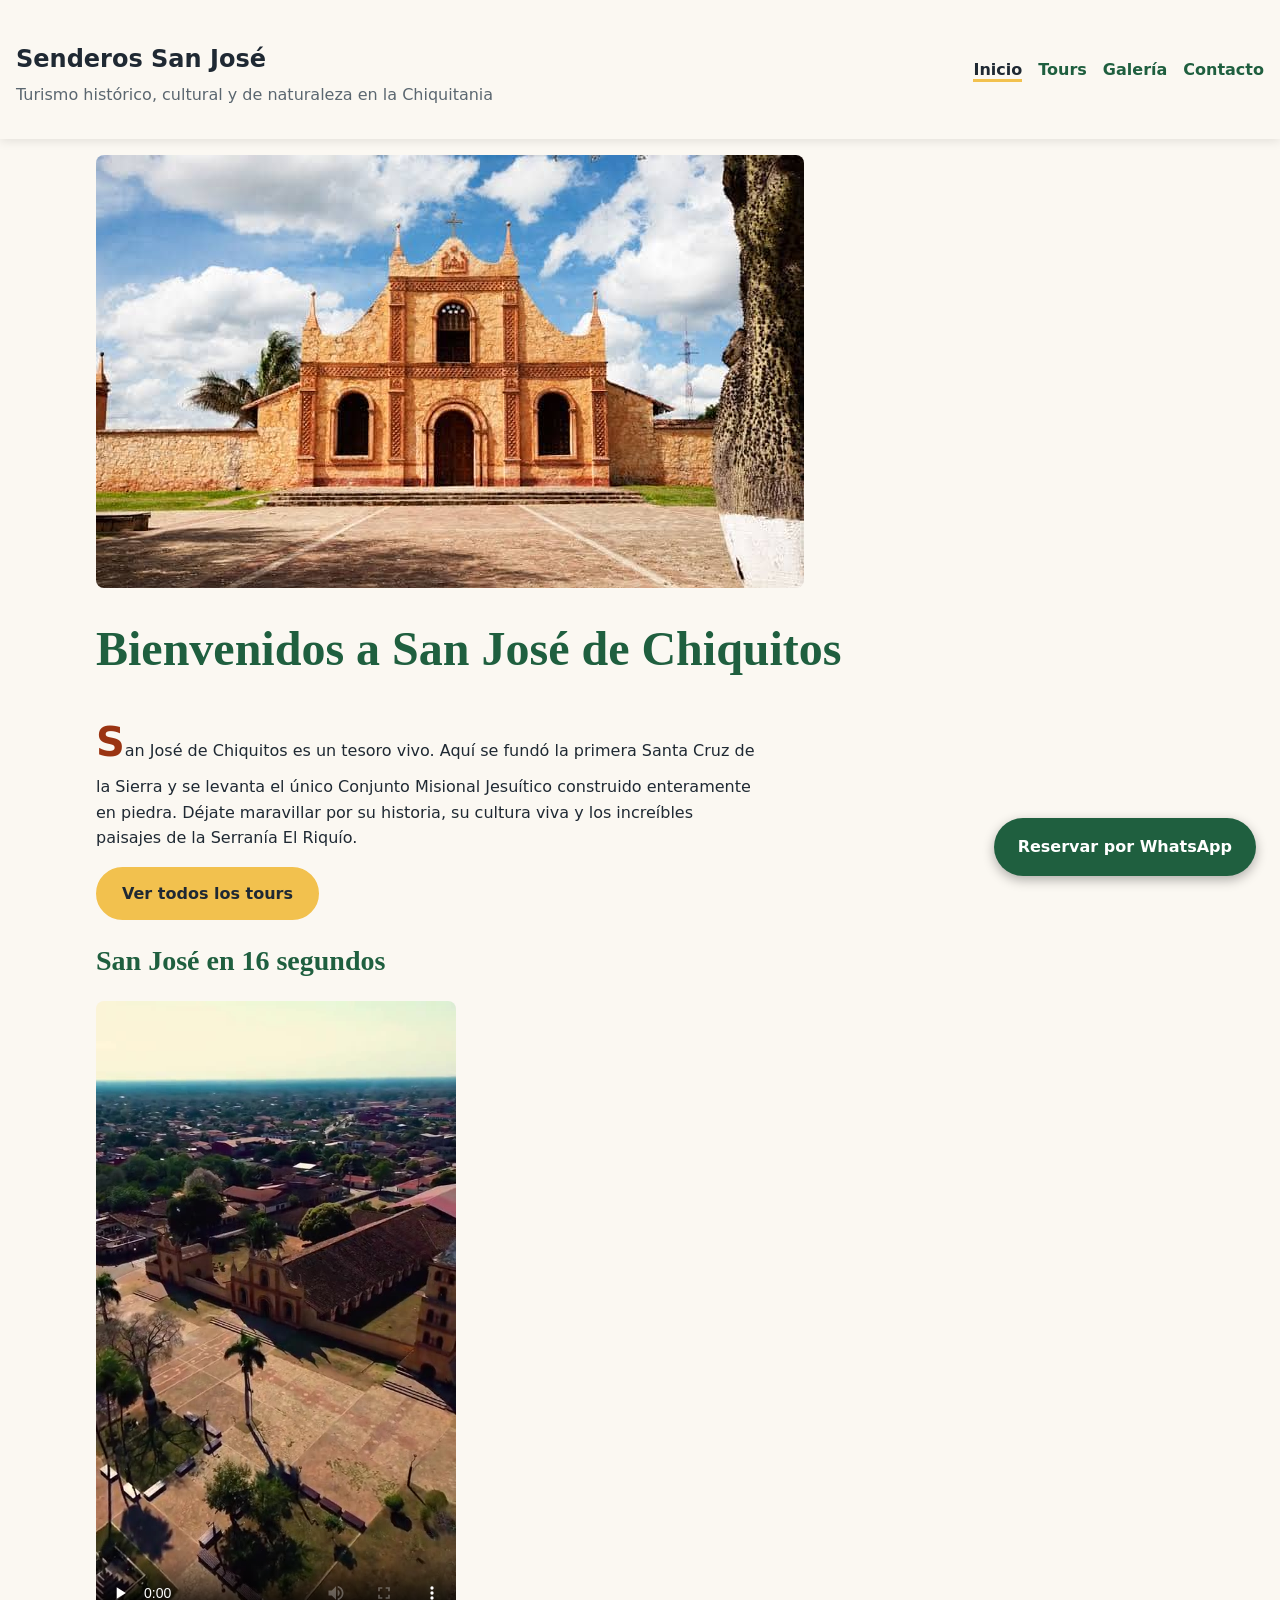
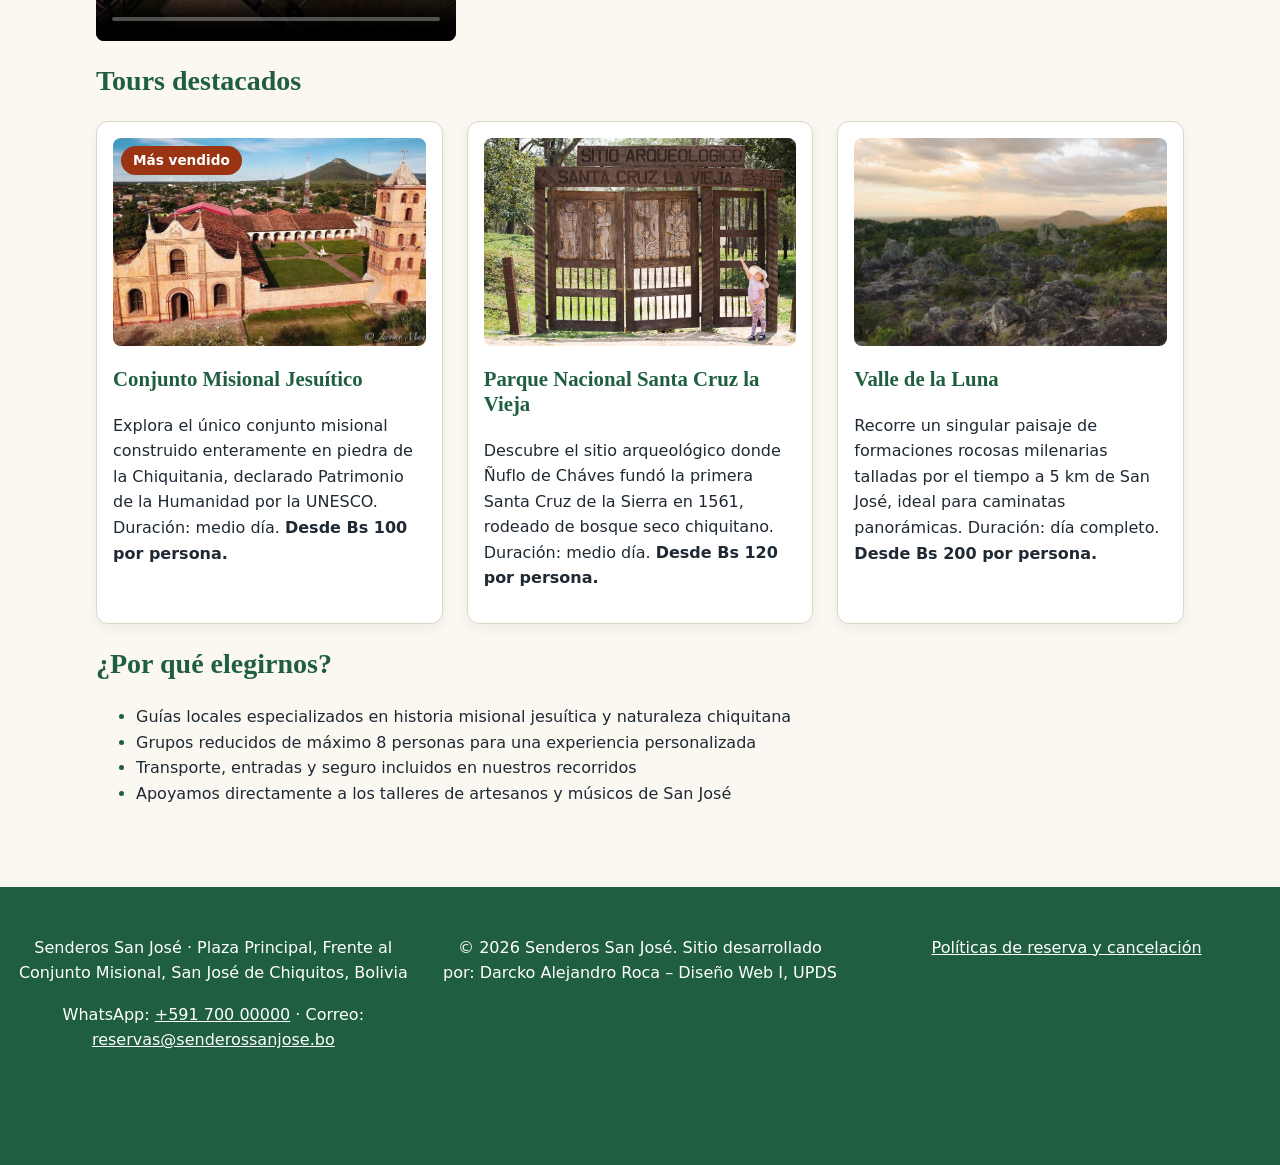
<file: index.html>
<!DOCTYPE html>
<html lang="es">
<head>
  <meta charset="UTF-8">
  <meta name="viewport" content="width=device-width, initial-scale=1.0">
  <title>Senderos San José · Turismo en las Misiones Jesuíticas</title>
  <meta name="description" content="Descubre la magia de San José de Chiquitos: Conjunto Misional, Santa Cruz la Vieja, Valle de la Luna y Mirador de Ñuflo. Tours guiados.">
  
  <!-- Hoja de estilos principal (Laboratorios 5, 6 y 7) -->
  <link rel="stylesheet" href="css/estilos.css">

  <!-- Íconos y color de tema -->
  <meta name="theme-color" content="#1f5f3f">
  <link rel="icon" href="img/favicon.svg" type="image/svg+xml">
  <link rel="apple-touch-icon" href="img/apple-touch-icon.png">

  <!-- Open Graph: vista previa al compartir -->
  <meta property="og:type" content="website">
  <meta property="og:title" content="Senderos San José · Tours con guías locales">
  <meta property="og:description" content="Explora las Misiones Jesuíticas, el Valle de la Luna y la historia de Santa Cruz la Vieja.">
  <meta property="og:image" content="https://senderossanjose.bo/img/portada-sanjose-960.jpg">
  <meta property="og:url" content="https://senderossanjose.bo/">
  <meta property="og:locale" content="es_BO">
</head>
<body>

  <!-- CABECERA Y MENÚ (Con div.marca del Lab 7) -->
  <header>
    <div class="marca">
      <p><strong>Senderos San José</strong></p>
      <p>Turismo histórico, cultural y de naturaleza en la Chiquitania</p>
    </div>
    <nav aria-label="Menú principal">
      <ul>
        <li><a href="index.html" aria-current="page">Inicio</a></li>
        <li><a href="tours.html">Tours</a></li>
        <li><a href="galeria.html">Galería</a></li>
        <li><a href="contacto.html">Contacto</a></li>
      </ul>
    </nav>
  </header>

  <!-- CONTENIDO PRINCIPAL -->
  <main>
    
    <!-- Imagen principal (Hero) -->
    <picture>
      <img src="img/portada-sanjose-960.jpg"
           width="708" height="433"
           fetchpriority="high"
           alt="Fachada de piedra de la Iglesia Misional de San José de Chiquitos con su frontis triangular y arcos tallados.">
    </picture>

    <h1>Bienvenidos a San José de Chiquitos</h1>
    <p>San José de Chiquitos es un tesoro vivo. Aquí se fundó la primera Santa Cruz de la Sierra y se levanta el único Conjunto Misional Jesuítico construido enteramente en piedra. Déjate maravillar por su historia, su cultura viva y los increíbles paisajes de la Serranía El Riquío.</p>
    <a href="tours.html" class="boton">Ver todos los tours</a>

    <!-- SECCIÓN DE VIDEO (Sin style en línea, controlado por CSS Lab 5) -->
    <section>
      <h2>San José en 16 segundos</h2>
      <video controls preload="none"
             poster="video/poster-sanjose.jpg"
             width="360" height="640">
        <source src="video/sanjose.mp4" type="video/mp4">
        <track kind="captions"
               src="video/sanjose.vtt"
               srclang="es" label="Español" default>
        <p>Tu navegador no puede reproducir este video. <a href="video/sanjose.mp4">Descárgalo aquí</a>.</p>
      </video>
    </section>

    <!-- SECCIÓN DE TOURS DESTACADOS (Tarjetas Flexbox e Insignia Lab 7) -->
    <section>
      <h2>Tours destacados</h2>
      <div class="tarjetas">
        
        <!-- Tarjeta 1: Conjunto Misional (Con Insignia) -->
        <article class="tarjeta">
          <p class="insignia">Más vendido</p>
          <img src="img/misiones-960.jpg" width="708" height="433" loading="lazy" alt="">
          <h3>Conjunto Misional Jesuítico</h3>
          <p>Explora el único conjunto misional construido enteramente en piedra de la Chiquitania, declarado Patrimonio de la Humanidad por la UNESCO. Duración: medio día. <strong>Desde Bs 100 por persona.</strong></p>
        </article>

        <!-- Tarjeta 2: Santa Cruz la Vieja -->
        <article class="tarjeta">
          <img src="img/santacruzvieja-960.jpg" width="980" height="600" loading="lazy" alt="">
          <h3>Parque Nacional Santa Cruz la Vieja</h3>
          <p>Descubre el sitio arqueológico donde Ñuflo de Cháves fundó la primera Santa Cruz de la Sierra en 1561, rodeado de bosque seco chiquitano. Duración: medio día. <strong>Desde Bs 120 por persona.</strong></p>
        </article>

        <!-- Tarjeta 3: Valle de la Luna -->
        <article class="tarjeta">
          <img src="img/valleluna-960.jpg" width="640" height="480" loading="lazy" alt="">
          <h3>Valle de la Luna</h3>
          <p>Recorre un singular paisaje de formaciones rocosas milenarias talladas por el tiempo a 5 km de San José, ideal para caminatas panorámicas. Duración: día completo. <strong>Desde Bs 200 por persona.</strong></p>
        </article>

      </div>
    </section>

    <!-- SECCIÓN: ¿POR QUÉ ELEGIRNOS? -->
    <section>
      <h2>¿Por qué elegirnos?</h2>
      <ul>
        <li>Guías locales especializados en historia misional jesuítica y naturaleza chiquitana</li>
        <li>Grupos reducidos de máximo 8 personas para una experiencia personalizada</li>
        <li>Transporte, entradas y seguro incluidos en nuestros recorridos</li>
        <li>Apoyamos directamente a los talleres de artesanos y músicos de San José</li>
      </ul>
    </section>

  </main>

  <!-- Botón flotante justo antes del footer (Lab 7) -->
  <a class="whatsapp-flotante" href="https://wa.me/59170000000">Reservar por WhatsApp</a>

  <!-- PIE DE PÁGINA -->
  <footer>
    <address>
      <p>Senderos San José · Plaza Principal, Frente al Conjunto Misional, San José de Chiquitos, Bolivia</p>
      <p>
        WhatsApp: <a href="https://wa.me/59170000000">+591 700 00000</a> · 
        Correo: <a href="mailto:reservas@senderossanjose.bo">reservas@senderossanjose.bo</a>
      </p>
    </address>
    <p>© 2026 Senderos San José. Sitio desarrollado por: Darcko Alejandro Roca – Diseño Web I, UPDS</p>
    <p><a href="legal/politicas.html">Políticas de reserva y cancelación</a></p>
  </footer>

</body>
</html>
</file>
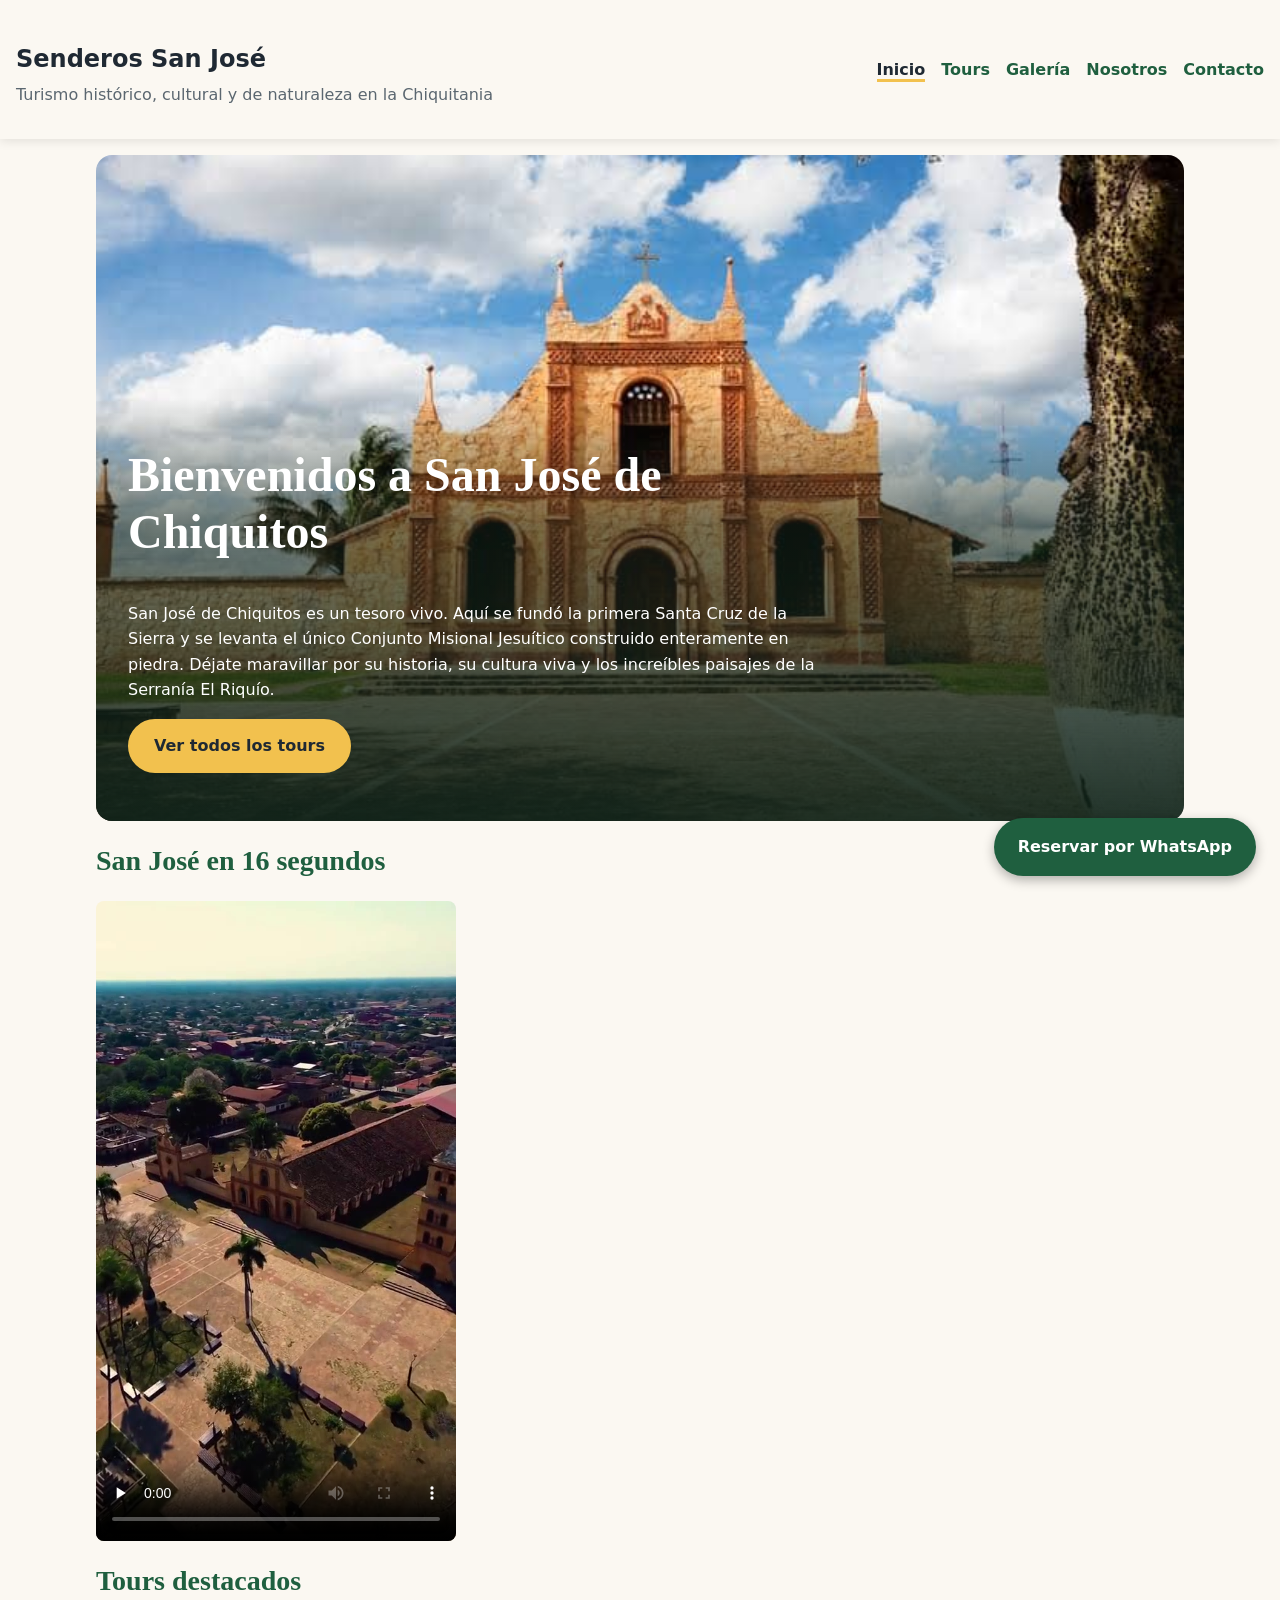
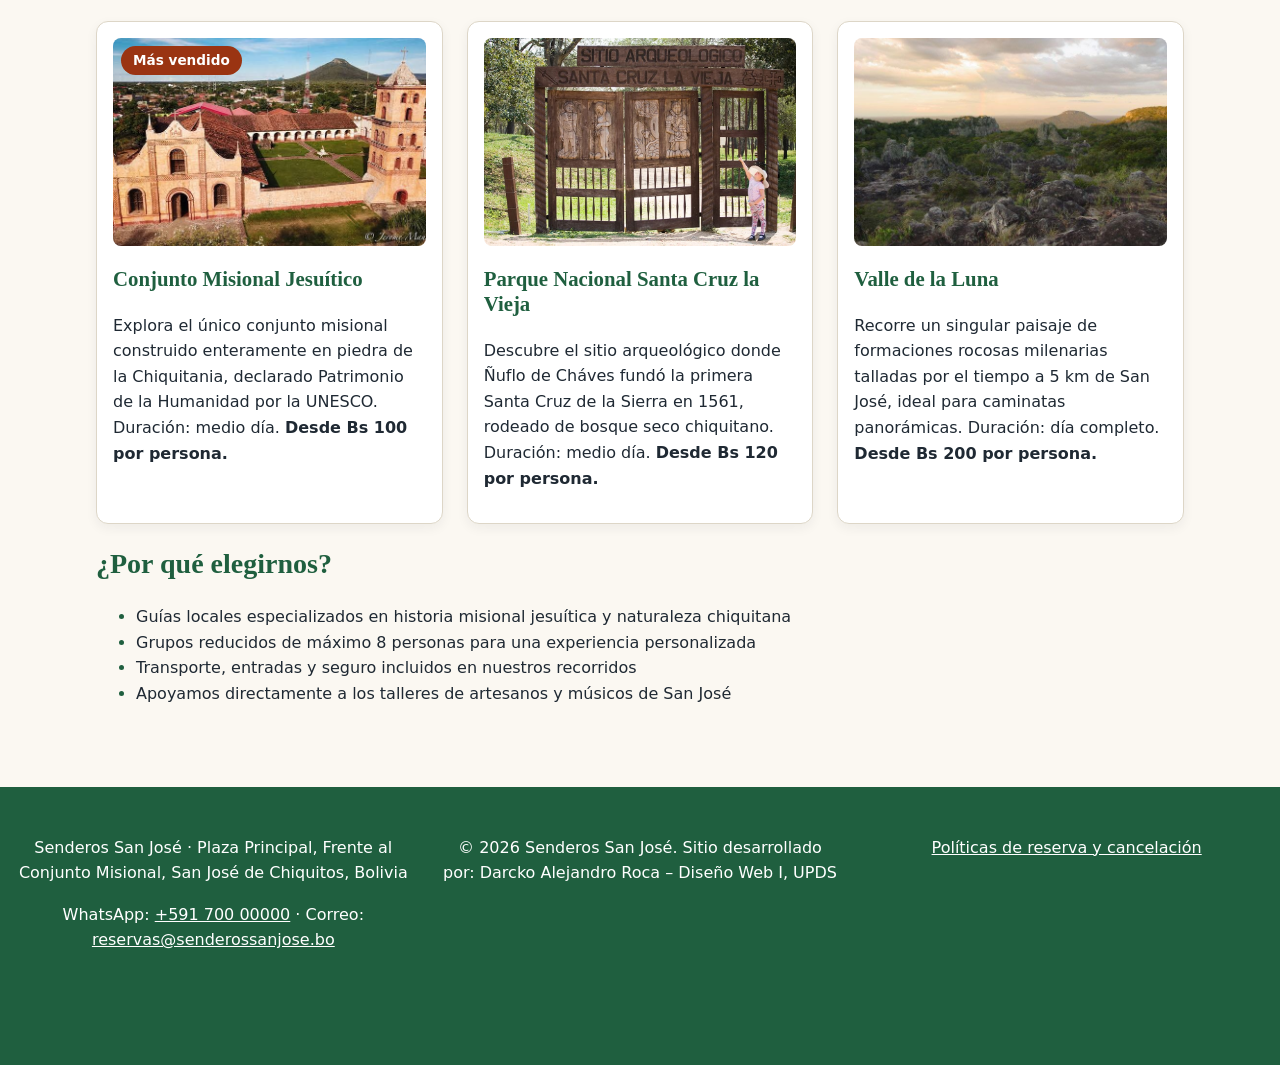
<file: actividad4/index.html>
<!DOCTYPE html>
<html lang="es">
<head>
  <meta charset="UTF-8">
  <meta name="viewport" content="width=device-width, initial-scale=1.0">
  <title>Senderos San José · Turismo en las Misiones Jesuíticas</title>
  <meta name="description" content="Descubre la magia de San José de Chiquitos: Conjunto Misional, Santa Cruz la Vieja, Valle de la Luna y Mirador de Ñuflo. Tours guiados.">
  <link rel="canonical" href="https://senderossanjose.bo/">
  
  <!-- Hoja de estilos principal (Laboratorios 5 a 11) -->
  <link rel="stylesheet" href="css/estilos.css">

  <!-- Íconos y color de tema -->
  <meta name="theme-color" content="#1f5f3f">
  <link rel="icon" href="img/favicon.svg" type="image/svg+xml">
  <link rel="apple-touch-icon" href="img/apple-touch-icon.png">

  <!-- Open Graph: vista previa al compartir -->
  <meta property="og:type" content="website">
  <meta property="og:title" content="Senderos San José · Tours con guías locales">
  <meta property="og:description" content="Explora las Misiones Jesuíticas, el Valle de la Luna y la historia de Santa Cruz la Vieja.">
  <meta property="og:image" content="https://senderossanjose.bo/img/portada-sanjose-960.jpg">
  <meta property="og:url" content="https://senderossanjose.bo/">
  <meta property="og:locale" content="es_BO">
  <script type="application/ld+json">
  {
    "@context": "https://schema.org",
    "@type": "TravelAgency",
    "name": "Senderos San José",
    "url": "https://senderossanjose.bo/",
    "image": "https://senderossanjose.bo/img/portada-sanjose-960.jpg",
    "telephone": "+59170000000",
    "email": "reservas@senderossanjose.bo",
    "priceRange": "Bs 100 - Bs 220",
    "address": {
      "@type": "PostalAddress",
      "streetAddress": "Plaza Principal, frente al Conjunto Misional",
      "addressLocality": "San José de Chiquitos",
      "addressRegion": "Santa Cruz",
      "addressCountry": "BO"
    },
    "openingHours": ["Mo-Sa 08:00-19:00", "Su 08:00-12:00"]
  }
  </script>
</head>
<body>

  <!-- CABECERA Y MENÚ (Con div.marca del Lab 7) -->
  <header>
    <div class="marca">
      <p><strong>Senderos San José</strong></p>
      <p>Turismo histórico, cultural y de naturaleza en la Chiquitania</p>
    </div>
    <nav aria-label="Menú principal">
      <ul>
        <li><a href="index.html" aria-current="page">Inicio</a></li>
        <li><a href="tours.html">Tours</a></li>
        <li><a href="galeria.html">Galería</a></li>
        <li><a href="nosotros.html">Nosotros</a></li>
        <li><a href="contacto.html">Contacto</a></li>
      </ul>
    </nav>
  </header>

  <!-- CONTENIDO PRINCIPAL -->
  <main>
    
    <!-- PORTADA (Lab 8): imagen y texto apilados en la MISMA celda de una cuadrícula -->
    <section class="hero" aria-labelledby="bienvenida">
      <img src="img/portada-sanjose-960.jpg"
           width="708" height="433"
           fetchpriority="high"
           alt="Fachada de piedra de la Iglesia Misional de San José de Chiquitos con su frontis triangular y arcos tallados.">
      <div class="hero-texto">
        <h1 id="bienvenida">Bienvenidos a San José de Chiquitos</h1>
        <p>San José de Chiquitos es un tesoro vivo. Aquí se fundó la primera Santa Cruz de la Sierra y se levanta el único Conjunto Misional Jesuítico construido enteramente en piedra. Déjate maravillar por su historia, su cultura viva y los increíbles paisajes de la Serranía El Riquío.</p>
        <p><a href="tours.html" class="boton">Ver todos los tours</a></p>
      </div>
    </section>

    <!-- SECCIÓN DE VIDEO (Sin style en línea, controlado por CSS Lab 5) -->
    <section>
      <h2>San José en 16 segundos</h2>
      <video controls preload="none"
             poster="video/poster-sanjose.jpg"
             width="360" height="640">
        <source src="video/sanjose.mp4" type="video/mp4">
        <track kind="captions"
               src="video/sanjose.vtt"
               srclang="es" label="Español" default>
        <p>Tu navegador no puede reproducir este video. <a href="video/sanjose.mp4">Descárgalo aquí</a>.</p>
      </video>
    </section>

    <!-- SECCIÓN DE TOURS DESTACADOS (Tarjetas Flexbox e Insignia Lab 7) -->
    <section>
      <h2>Tours destacados</h2>
      <div class="tarjetas">
        
        <!-- Tarjeta 1: Conjunto Misional (Con Insignia) -->
        <article class="tarjeta">
          <p class="insignia">Más vendido</p>
          <img src="img/misiones-960.jpg" width="708" height="433" loading="lazy" alt="">
          <h3>Conjunto Misional Jesuítico</h3>
          <p>Explora el único conjunto misional construido enteramente en piedra de la Chiquitania, declarado Patrimonio de la Humanidad por la UNESCO. Duración: medio día. <strong>Desde Bs 100 por persona.</strong></p>
        </article>

        <!-- Tarjeta 2: Santa Cruz la Vieja -->
        <article class="tarjeta">
          <img src="img/santacruzvieja-960.jpg" width="980" height="600" loading="lazy" alt="">
          <h3>Parque Nacional Santa Cruz la Vieja</h3>
          <p>Descubre el sitio arqueológico donde Ñuflo de Cháves fundó la primera Santa Cruz de la Sierra en 1561, rodeado de bosque seco chiquitano. Duración: medio día. <strong>Desde Bs 120 por persona.</strong></p>
        </article>

        <!-- Tarjeta 3: Valle de la Luna -->
        <article class="tarjeta">
          <img src="img/valleluna-960.jpg" width="640" height="480" loading="lazy" alt="">
          <h3>Valle de la Luna</h3>
          <p>Recorre un singular paisaje de formaciones rocosas milenarias talladas por el tiempo a 5 km de San José, ideal para caminatas panorámicas. Duración: día completo. <strong>Desde Bs 200 por persona.</strong></p>
        </article>

      </div>
    </section>

    <!-- SECCIÓN: ¿POR QUÉ ELEGIRNOS? -->
    <section>
      <h2>¿Por qué elegirnos?</h2>
      <ul>
        <li>Guías locales especializados en historia misional jesuítica y naturaleza chiquitana</li>
        <li>Grupos reducidos de máximo 8 personas para una experiencia personalizada</li>
        <li>Transporte, entradas y seguro incluidos en nuestros recorridos</li>
        <li>Apoyamos directamente a los talleres de artesanos y músicos de San José</li>
      </ul>
    </section>

  </main>

  <!-- Botón flotante justo antes del footer (Lab 7) -->
  <a class="whatsapp-flotante" href="https://wa.me/59170000000">Reservar por WhatsApp</a>

  <!-- PIE DE PÁGINA -->
  <footer>
    <address>
      <p>Senderos San José · Plaza Principal, Frente al Conjunto Misional, San José de Chiquitos, Bolivia</p>
      <p>
        WhatsApp: <a href="https://wa.me/59170000000">+591 700 00000</a> · 
        Correo: <a href="mailto:reservas@senderossanjose.bo">reservas@senderossanjose.bo</a>
      </p>
    </address>
    <p>© 2026 Senderos San José. Sitio desarrollado por: Darcko Alejandro Roca – Diseño Web I, UPDS</p>
    <p><a href="legal/politicas.html">Políticas de reserva y cancelación</a></p>
  </footer>

</body>
</html>
</file>
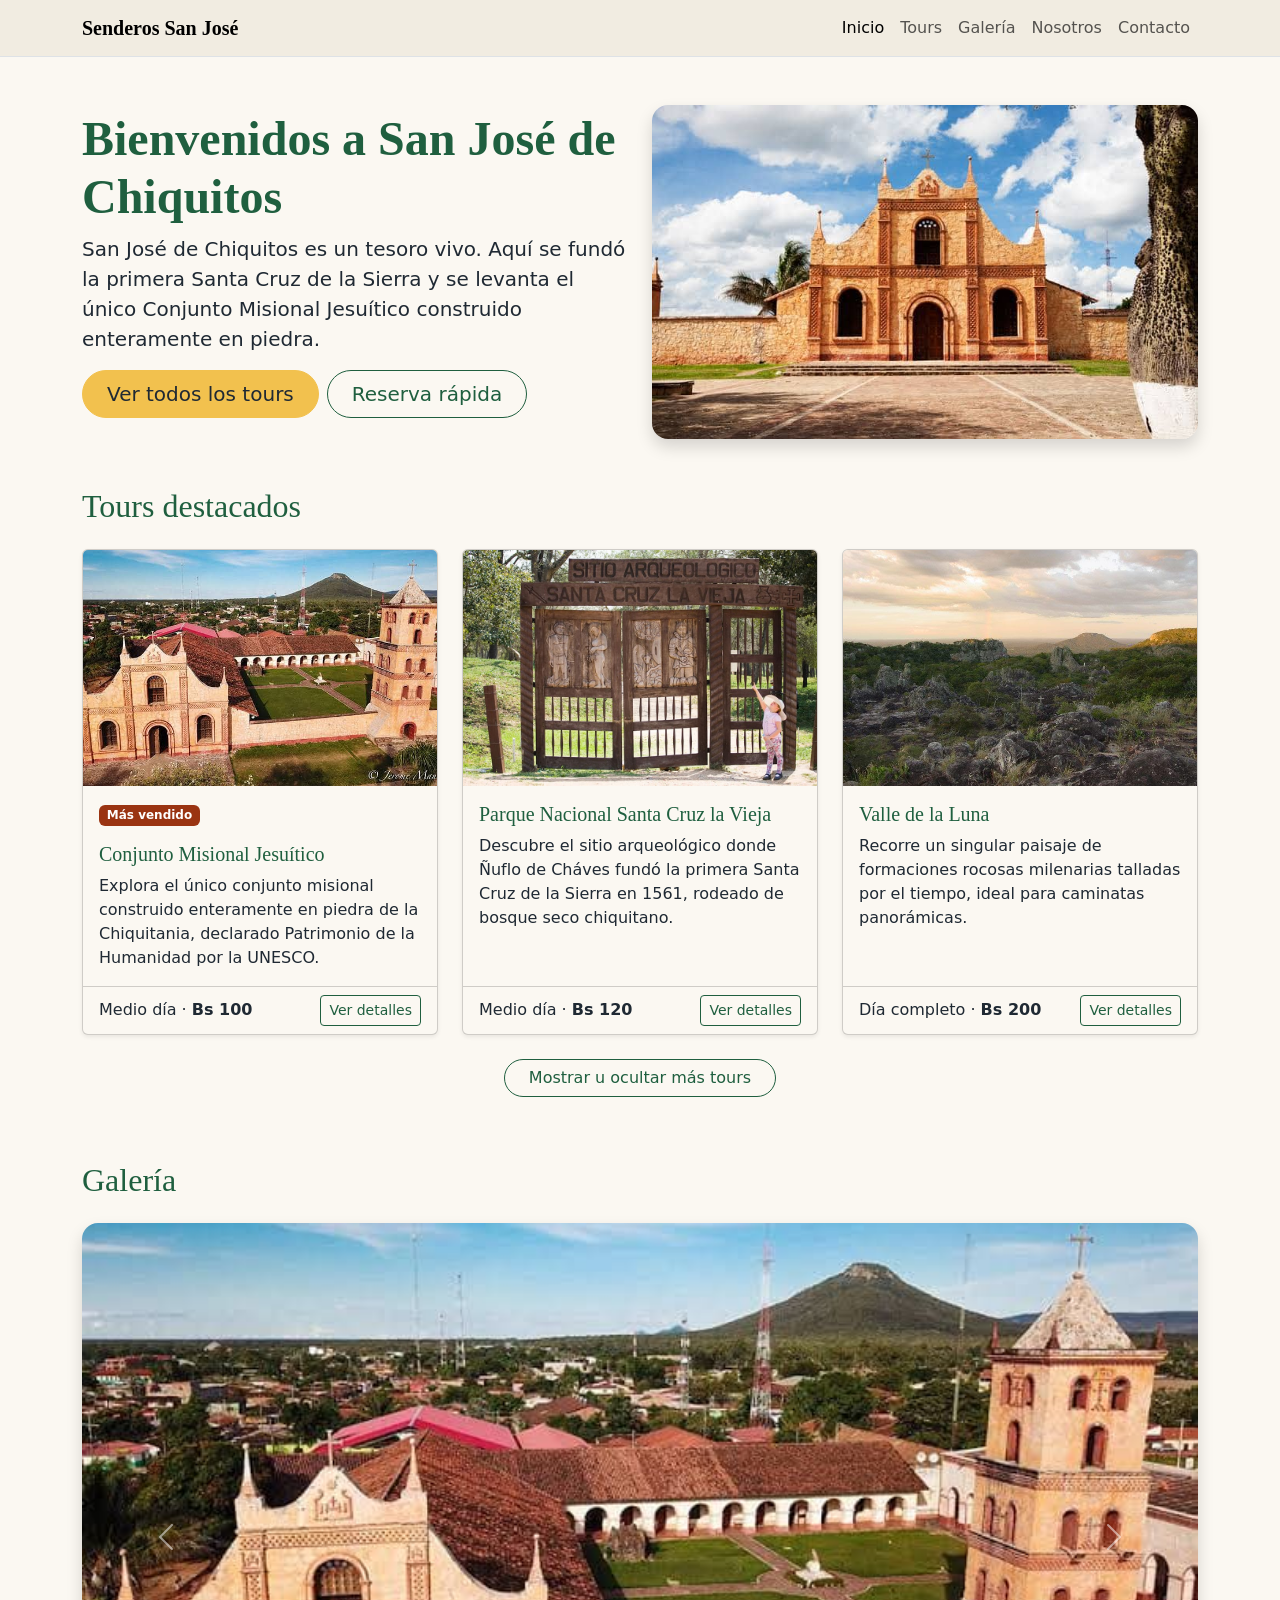
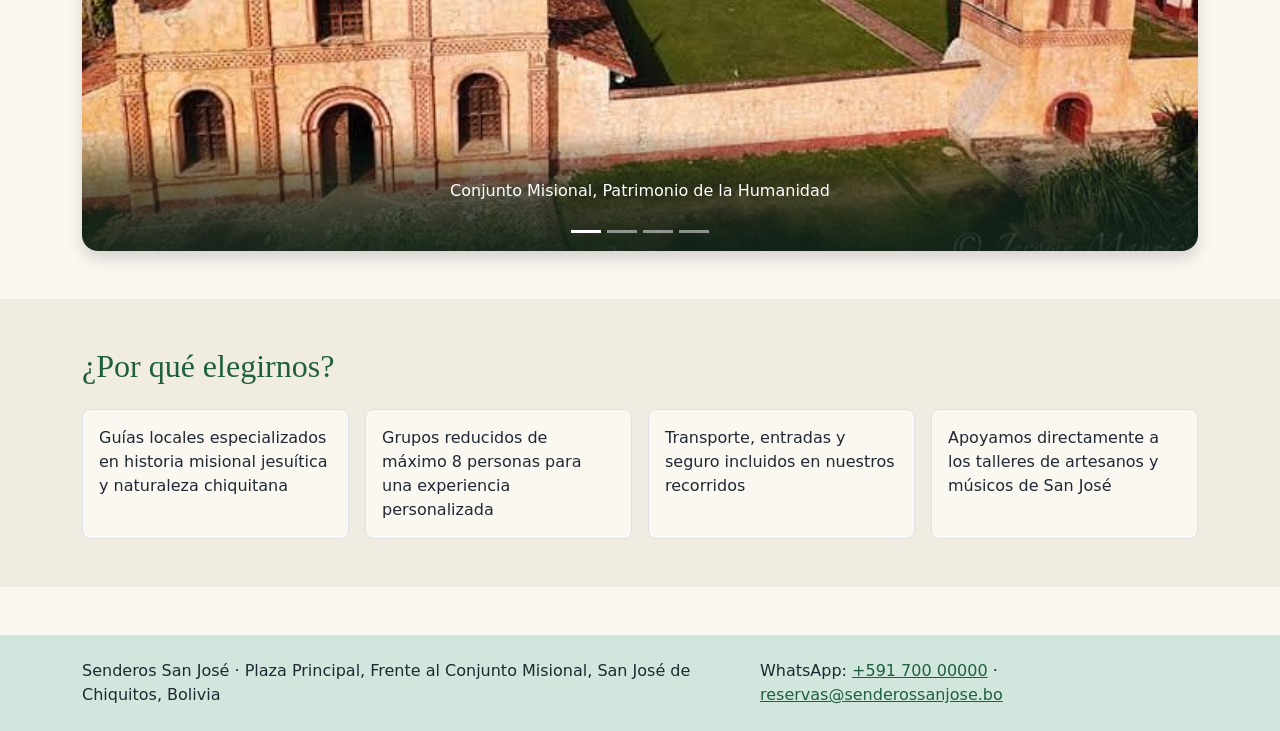
<file: actividad4/version-bootstrap/index.html>
<!DOCTYPE html>
<html lang="es">
<head>
  <meta charset="UTF-8">
  <meta name="viewport" content="width=device-width, initial-scale=1.0">
  <title>Senderos San José · Versión Bootstrap</title>
  <meta name="description" content="Prototipo de la portada de Senderos San José construido con el framework Bootstrap 5.3, con la identidad de la marca, modal de reserva y carrusel.">
  <link rel="canonical" href="https://senderossanjose.bo/version-bootstrap/">

  <!-- Lab 10 · Bootstrap 5.3.8 (copia local en vendor/, versión fija). Alternativa por CDN con integridad (SRI):
  <link rel="stylesheet" href="https://cdn.jsdelivr.net/npm/bootstrap@5.3.8/dist/css/bootstrap.min.css"
        integrity="sha384-sRIl4kxILFvY47J16cr9ZwB07vP4J8+LH7qKQnuqkuIAvNWLzeN8tE5YBujZqJLB" crossorigin="anonymous"> -->
  <link rel="stylesheet" href="vendor/bootstrap/css/bootstrap.min.css">
  <!-- Orden importa: primero Bootstrap, DESPUÉS nuestro CSS (mismo peso de selector, gana el último) -->
  <link rel="stylesheet" href="css/personalizado.css">
  <!-- Lab 11 · tema claro/oscuro: va en el head (sin async) para evitar el destello del tema equivocado -->
  <script src="js/tema.js"></script>

  <meta name="theme-color" content="#1f5f3f">
  <link rel="icon" href="../img/favicon.svg" type="image/svg+xml">
</head>
<body>

  <a class="visually-hidden-focusable" href="#contenido">Saltar al contenido</a>

  <!-- 1. NAVBAR colapsable y accesible (Components > Navbar) -->
  <header>
    <nav class="navbar navbar-expand-md bg-body-tertiary border-bottom sticky-top" aria-label="Menú principal">
      <div class="container">
        <a class="navbar-brand" href="index.html">Senderos San José</a>
        <button class="navbar-toggler" type="button"
                data-bs-toggle="collapse" data-bs-target="#menu-principal"
                aria-controls="menu-principal" aria-expanded="false"
                aria-label="Abrir o cerrar el menú">
          <span class="navbar-toggler-icon"></span>
        </button>
        <div class="collapse navbar-collapse" id="menu-principal">
          <ul class="navbar-nav ms-auto">
            <li class="nav-item"><a class="nav-link active" aria-current="page" href="index.html">Inicio</a></li>
            <li class="nav-item"><a class="nav-link" href="../tours.html">Tours</a></li>
            <li class="nav-item"><a class="nav-link" href="../galeria.html">Galería</a></li>
            <li class="nav-item"><a class="nav-link" href="../nosotros.html">Nosotros</a></li>
            <li class="nav-item"><a class="nav-link" href="../contacto.html">Contacto</a></li>
          </ul>
        </div>
      </div>
    </nav>
  </header>

  <main id="contenido">

    <!-- 2. BIENVENIDA en la grilla de 12 columnas (Layout > Grid) -->
    <section class="container py-5" aria-labelledby="bienvenida">
      <div class="row align-items-center g-4">
        <div class="col-md-6">
          <h1 class="display-5 fw-bold" id="bienvenida">Bienvenidos a San José de Chiquitos</h1>
          <p class="lead">San José de Chiquitos es un tesoro vivo. Aquí se fundó la primera Santa Cruz de la Sierra y se levanta el único Conjunto Misional Jesuítico construido enteramente en piedra.</p>
          <!-- Lab 11: junto al botón principal, el botón que abre el modal de reserva rápida -->
          <p class="d-flex flex-wrap gap-2">
            <a class="btn btn-warning btn-lg rounded-pill px-4" href="../tours.html">Ver todos los tours</a>
            <button type="button" class="btn btn-outline-success btn-lg rounded-pill px-4"
                    data-bs-toggle="modal" data-bs-target="#reserva-rapida">Reserva rápida</button>
          </p>
        </div>
        <div class="col-md-6">
          <img class="img-fluid rounded-4 shadow"
               src="../img/portada-sanjose-960.jpg"
               width="708" height="433"
               fetchpriority="high"
               alt="Fachada de piedra de la Iglesia Misional de San José de Chiquitos con su frontis triangular y arcos tallados.">
        </div>
      </div>
    </section>

    <!-- 3. TOURS en cards: 1 → 2 → 3 columnas con row-cols -->
    <section class="container pb-5" aria-labelledby="tours-titulo">
      <h2 class="mb-4" id="tours-titulo">Tours destacados</h2>
      <div class="row row-cols-1 row-cols-sm-2 row-cols-lg-3 g-4">

        <div class="col">
          <article class="card h-100 shadow-sm">
            <img class="card-img-top" src="../img/misiones-960.jpg" width="708" height="433" loading="lazy" alt="">
            <div class="card-body">
              <p class="badge text-bg-danger">Más vendido</p>
              <h3 class="card-title h5">Conjunto Misional Jesuítico</h3>
              <p class="card-text">Explora el único conjunto misional construido enteramente en piedra de la Chiquitania, declarado Patrimonio de la Humanidad por la UNESCO.</p>
            </div>
            <div class="card-footer bg-transparent d-flex justify-content-between align-items-center">
              <span>Medio día · <strong>Bs 100</strong></span>
              <a class="btn btn-outline-success btn-sm" href="../tours.html#misiones">Ver detalles<span class="visually-hidden"> del Conjunto Misional Jesuítico</span></a>
            </div>
          </article>
        </div>

        <div class="col">
          <article class="card h-100 shadow-sm">
            <img class="card-img-top" src="../img/santacruzvieja-960.jpg" width="980" height="600" loading="lazy" alt="">
            <div class="card-body">
              <h3 class="card-title h5">Parque Nacional Santa Cruz la Vieja</h3>
              <p class="card-text">Descubre el sitio arqueológico donde Ñuflo de Cháves fundó la primera Santa Cruz de la Sierra en 1561, rodeado de bosque seco chiquitano.</p>
            </div>
            <div class="card-footer bg-transparent d-flex justify-content-between align-items-center">
              <span>Medio día · <strong>Bs 120</strong></span>
              <a class="btn btn-outline-success btn-sm" href="../tours.html#santacruzvieja">Ver detalles<span class="visually-hidden"> de Santa Cruz la Vieja</span></a>
            </div>
          </article>
        </div>

        <div class="col">
          <article class="card h-100 shadow-sm">
            <img class="card-img-top" src="../img/valleluna-960.jpg" width="640" height="480" loading="lazy" alt="">
            <div class="card-body">
              <h3 class="card-title h5">Valle de la Luna</h3>
              <p class="card-text">Recorre un singular paisaje de formaciones rocosas milenarias talladas por el tiempo, ideal para caminatas panorámicas.</p>
            </div>
            <div class="card-footer bg-transparent d-flex justify-content-between align-items-center">
              <span>Día completo · <strong>Bs 200</strong></span>
              <a class="btn btn-outline-success btn-sm" href="../tours.html#valleluna">Ver detalles<span class="visually-hidden"> del Valle de la Luna</span></a>
            </div>
          </article>
        </div>
      </div>

      <!-- Reto Lab 10: el cuarto tour aparece/desaparece con el componente Collapse -->
      <p class="text-center mt-4">
        <button class="btn btn-outline-success rounded-pill px-4" type="button"
                data-bs-toggle="collapse" data-bs-target="#mas-tours"
                aria-expanded="false" aria-controls="mas-tours">Mostrar u ocultar más tours</button>
      </p>
      <div class="collapse" id="mas-tours">
        <div class="row row-cols-1 row-cols-sm-2 row-cols-lg-3 g-4">
          <div class="col">
            <article class="card h-100 shadow-sm">
              <img class="card-img-top" src="../img/mirador-960.jpg" width="708" height="432" loading="lazy" alt="">
              <div class="card-body">
                <h3 class="card-title h5">Mirador de Ñuflo y Balneario El Sutó</h3>
                <p class="card-text">Asciende por la Serranía El Riquío hasta el mirador y luego relájate en las piscinas del balneario rodeado de vegetación.</p>
              </div>
              <div class="card-footer bg-transparent d-flex justify-content-between align-items-center">
                <span>Día completo · <strong>Bs 220</strong></span>
                <a class="btn btn-outline-success btn-sm" href="../tours.html#mirador">Ver detalles<span class="visually-hidden"> del Mirador de Ñuflo</span></a>
              </div>
            </article>
          </div>
        </div>
      </div>
    </section>

    <!-- Lab 11: CARRUSEL accesible (sin rotación automática: no lleva data-bs-ride) -->
    <section class="container pb-5" aria-labelledby="galeria-titulo">
      <h2 class="mb-4" id="galeria-titulo">Galería</h2>
      <div id="galeria-destacada" class="carousel slide" data-bs-theme="light">
        <div class="carousel-indicators">
          <button type="button" data-bs-target="#galeria-destacada" data-bs-slide-to="0" class="active" aria-current="true" aria-label="Foto 1: Conjunto Misional de San José"></button>
          <button type="button" data-bs-target="#galeria-destacada" data-bs-slide-to="1" aria-label="Foto 2: Santa Cruz la Vieja"></button>
          <button type="button" data-bs-target="#galeria-destacada" data-bs-slide-to="2" aria-label="Foto 3: Valle de la Luna"></button>
          <button type="button" data-bs-target="#galeria-destacada" data-bs-slide-to="3" aria-label="Foto 4: Mirador de Ñuflo"></button>
        </div>
        <div class="carousel-inner rounded-4 shadow">
          <div class="carousel-item active">
            <img class="d-block w-100" src="../img/misiones-960.jpg" width="708" height="433"
                 alt="Vista aérea del Conjunto Misional de San José de Chiquitos: iglesia de piedra, claustro con jardín y campanario, con el cerro Turubó al fondo.">
            <div class="carousel-caption"><p class="mb-0">Conjunto Misional, Patrimonio de la Humanidad</p></div>
          </div>
          <div class="carousel-item">
            <img class="d-block w-100" src="../img/santacruzvieja-960.jpg" width="980" height="600" loading="lazy"
                 alt="Portón de madera tallada con el letrero «Sitio Arqueológico Santa Cruz la Vieja» y una niña señalando las figuras esculpidas.">
            <div class="carousel-caption"><p class="mb-0">Santa Cruz la Vieja, fundada en 1561</p></div>
          </div>
          <div class="carousel-item">
            <img class="d-block w-100" src="../img/valleluna-960.jpg" width="640" height="480" loading="lazy"
                 alt="Formaciones rocosas oscuras entre la vegetación al atardecer, con cruces entre las rocas y un cerro al fondo.">
            <div class="carousel-caption"><p class="mb-0">Las formaciones rocosas del Valle de la Luna</p></div>
          </div>
          <div class="carousel-item">
            <img class="d-block w-100" src="../img/mirador-960.jpg" width="708" height="432" loading="lazy"
                 alt="Dos visitantes sobre una roca rojiza en lo alto del mirador, con el valle y la selva chiquitana hasta el horizonte.">
            <div class="carousel-caption"><p class="mb-0">Vistas panorámicas desde el Mirador de Ñuflo</p></div>
          </div>
        </div>
        <button class="carousel-control-prev" type="button" data-bs-target="#galeria-destacada" data-bs-slide="prev">
          <span class="carousel-control-prev-icon" aria-hidden="true"></span>
          <span class="visually-hidden">Foto anterior</span>
        </button>
        <button class="carousel-control-next" type="button" data-bs-target="#galeria-destacada" data-bs-slide="next">
          <span class="carousel-control-next-icon" aria-hidden="true"></span>
          <span class="visually-hidden">Foto siguiente</span>
        </button>
      </div>
    </section>

    <!-- 4. ¿POR QUÉ ELEGIRNOS? -->
    <section class="bg-body-tertiary py-5" aria-labelledby="por-que">
      <div class="container">
        <h2 class="mb-4" id="por-que">¿Por qué elegirnos?</h2>
        <ul class="row row-cols-1 row-cols-md-2 row-cols-lg-4 g-3 list-unstyled mb-0">
          <li class="col"><div class="p-3 rounded-3 border bg-body h-100">Guías locales especializados en historia misional jesuítica y naturaleza chiquitana</div></li>
          <li class="col"><div class="p-3 rounded-3 border bg-body h-100">Grupos reducidos de máximo 8 personas para una experiencia personalizada</div></li>
          <li class="col"><div class="p-3 rounded-3 border bg-body h-100">Transporte, entradas y seguro incluidos en nuestros recorridos</div></li>
          <li class="col"><div class="p-3 rounded-3 border bg-body h-100">Apoyamos directamente a los talleres de artesanos y músicos de San José</div></li>
        </ul>
      </div>
    </section>

  </main>

  <!-- 5. PIE -->
  <footer class="bg-success-subtle py-4 mt-5">
    <div class="container d-md-flex justify-content-between">
      <address class="mb-3 mb-md-0">
        Senderos San José · Plaza Principal, Frente al Conjunto Misional, San José de Chiquitos, Bolivia
      </address>
      <p class="mb-0">WhatsApp: <a href="https://wa.me/59170000000">+591 700 00000</a> · <a href="mailto:reservas@senderossanjose.bo">reservas@senderossanjose.bo</a></p>
    </div>
  </footer>

  <!-- Lab 11 · MODAL de reserva rápida (sin aria-hidden inicial: Bootstrap lo gestiona al abrir) -->
  <div class="modal fade" id="reserva-rapida" tabindex="-1" role="dialog" aria-labelledby="reserva-rapida-titulo">
    <div class="modal-dialog modal-dialog-centered">
      <div class="modal-content">
        <form action="../gracias.html" method="get">
          <div class="modal-header">
            <h2 class="modal-title h5" id="reserva-rapida-titulo">Reserva rápida</h2>
            <button type="button" class="btn-close" data-bs-dismiss="modal" aria-label="Cerrar"></button>
          </div>
          <div class="modal-body">
            <div class="mb-3">
              <label for="rr-nombre" class="form-label">Nombre completo *</label>
              <input type="text" class="form-control" id="rr-nombre" name="nombre" autocomplete="name" required>
            </div>
            <div class="mb-3">
              <label for="rr-celular" class="form-label">Celular *</label>
              <input type="tel" class="form-control" id="rr-celular" name="celular" inputmode="numeric"
                     pattern="[67][0-9]{7}" aria-describedby="rr-ayuda" required>
              <div id="rr-ayuda" class="form-text">8 dígitos, empieza con 6 o 7. Ejemplo: 70000000</div>
            </div>
            <div class="mb-3">
              <label for="rr-tour" class="form-label">Tour *</label>
              <select class="form-select" id="rr-tour" name="tour" required>
                <option value="">Selecciona un tour...</option>
                <option value="misiones">Conjunto Misional Jesuítico</option>
                <option value="santacruzvieja">Parque Nacional Santa Cruz la Vieja</option>
                <option value="valleluna">Valle de la Luna</option>
                <option value="mirador">Mirador de Ñuflo y El Sutó</option>
              </select>
            </div>
          </div>
          <div class="modal-footer">
            <button type="button" class="btn btn-outline-secondary" data-bs-dismiss="modal">Cancelar</button>
            <button type="submit" class="btn btn-warning">Enviar solicitud</button>
          </div>
        </form>
      </div>
    </div>
  </div>

  <!-- ANTES de </body>: sin este script los botones de Bootstrap no hacen nada -->
  <script src="vendor/bootstrap/js/bootstrap.bundle.min.js"></script>
  <!-- Al abrirse el modal, el foco entra al primer campo (Bootstrap ignora el atributo autofocus) -->
  <script src="js/reserva.js"></script>
</body>
</html>
</file>
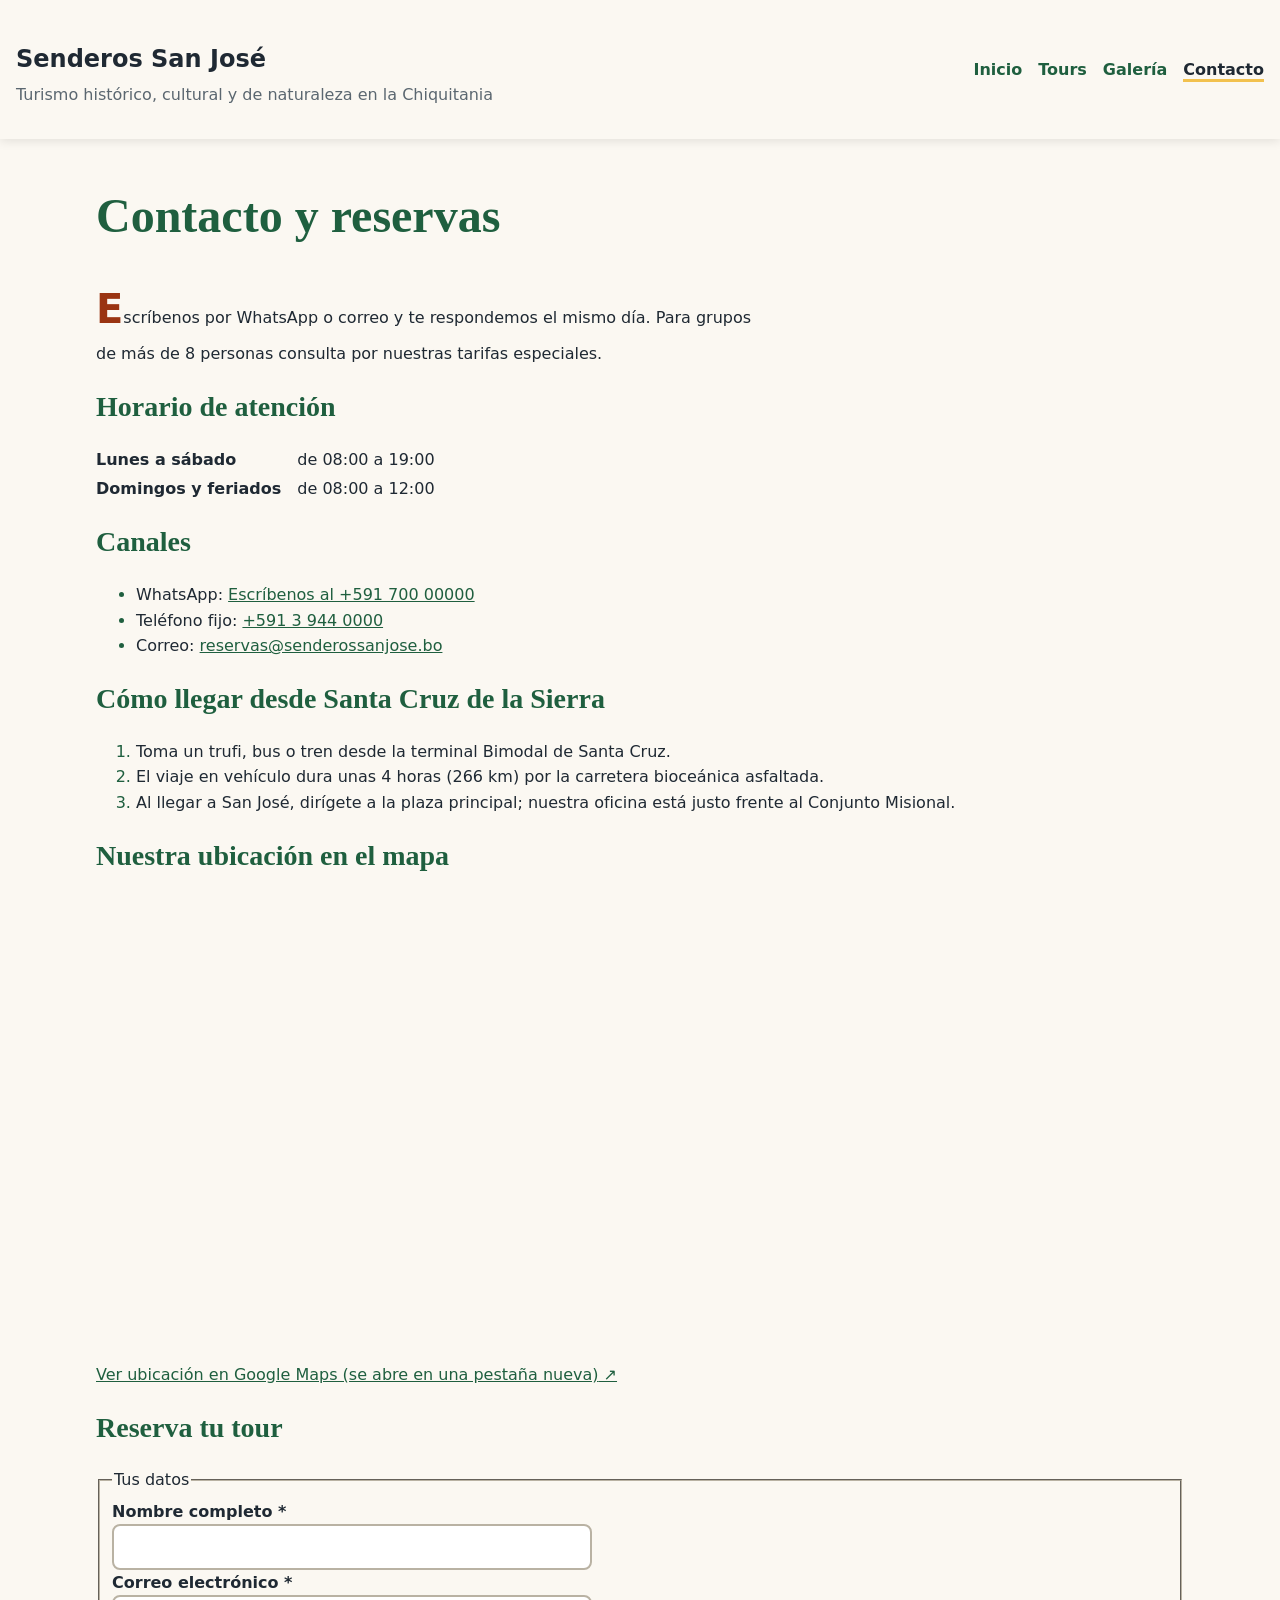
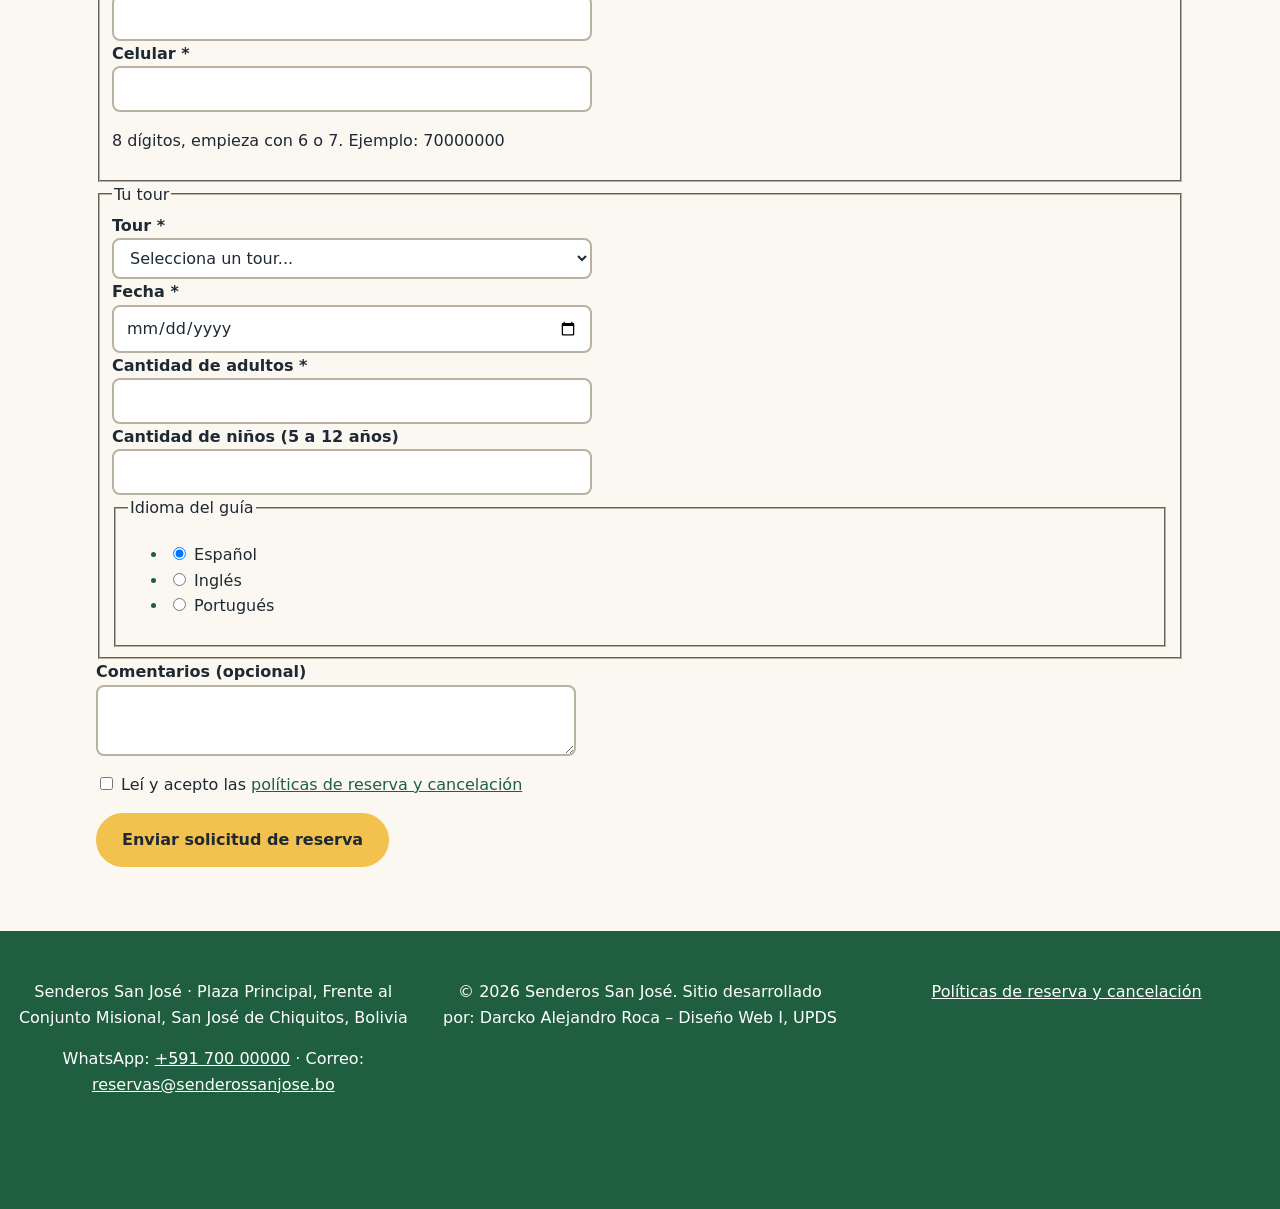
<file: contacto.html>
<!DOCTYPE html>
<html lang="es">
<head>
  <meta charset="UTF-8">
  <meta name="viewport" content="width=device-width, initial-scale=1.0">
  <title>Contacto y reservas · Senderos San José</title>
  <meta name="description" content="Escríbenos por WhatsApp o correo. Conoce nuestros horarios de atención y cómo llegar a San José de Chiquitos.">
  
  <!-- Hoja de estilos principal (Laboratorios 5, 6 y 7) -->
  <link rel="stylesheet" href="css/estilos.css">

  <meta name="theme-color" content="#1f5f3f">
  <link rel="icon" href="img/favicon.svg" type="image/svg+xml">
  <link rel="apple-touch-icon" href="img/apple-touch-icon.png">
</head>
<body>

  <!-- CABECERA Y MENÚ (Con div.marca del Lab 7) -->
  <header>
    <div class="marca">
      <p><strong>Senderos San José</strong></p>
      <p>Turismo histórico, cultural y de naturaleza en la Chiquitania</p>
    </div>
    <nav aria-label="Menú principal">
      <ul>
        <li><a href="index.html">Inicio</a></li>
        <li><a href="tours.html">Tours</a></li>
        <li><a href="galeria.html">Galería</a></li>
        <li><a href="contacto.html" aria-current="page">Contacto</a></li>
      </ul>
    </nav>
  </header>

  <!-- CONTENIDO PRINCIPAL -->
  <main>
    <h1>Contacto y reservas</h1>
    <p>Escríbenos por WhatsApp o correo y te respondemos el mismo día. Para grupos de más de 8 personas consulta por nuestras tarifas especiales.</p>
    
    <h2>Horario de atención</h2>
    <dl>
      <dt>Lunes a sábado</dt>
      <dd>de 08:00 a 19:00</dd>
      <dt>Domingos y feriados</dt>
      <dd>de 08:00 a 12:00</dd>
    </dl>

    <h2>Canales</h2>
    <ul>
      <li>WhatsApp: <a href="https://wa.me/59170000000">Escríbenos al +591 700 00000</a></li>
      <li>Teléfono fijo: <a href="tel:+59139440000">+591 3&nbsp;944&nbsp;0000</a></li>
      <li>Correo: <a href="mailto:reservas@senderossanjose.bo">reservas@senderossanjose.bo</a></li>
    </ul>

    <h2>Cómo llegar desde Santa Cruz de la Sierra</h2>
    <ol>
      <li>Toma un trufi, bus o tren desde la terminal Bimodal de Santa Cruz.</li>
      <li>El viaje en vehículo dura unas 4 horas (266 km) por la carretera bioceánica asfaltada.</li>
      <li>Al llegar a San José, dirígete a la plaza principal; nuestra oficina está justo frente al Conjunto Misional.</li>
    </ol>

    <!-- Mapa actualizado a San José de Chiquitos (Sin style="border:0;" en línea) -->
    <h2>Nuestra ubicación en el mapa</h2>
    <iframe src="https://www.google.com/maps?q=San+Jos%C3%A9+de+Chiquitos,+Santa+Cruz,+Bolivia&amp;output=embed" width="100%" height="450" allowfullscreen="" loading="lazy" referrerpolicy="no-referrer-when-downgrade" title="Mapa interactivo de San José de Chiquitos"></iframe>

    <p>
      <a href="https://maps.google.com/?q=San+Jose+de+Chiquitos,Santa+Cruz,Bolivia" target="_blank" rel="noopener">Ver ubicación en Google Maps (se abre en una pestaña nueva)</a>
    </p>

    <!-- FORMULARIO DE RESERVAS -->
    <h2>Reserva tu tour</h2>
    <form action="gracias.html" method="get">
      
      <fieldset>
        <legend>Tus datos</legend>
        <label for="nombre">Nombre completo *</label>
        <input type="text" id="nombre" name="nombre" autocomplete="name" required>
        
        <label for="correo">Correo electrónico *</label>
        <input type="email" id="correo" name="correo" autocomplete="email" required>
        
        <label for="celular">Celular *</label>
        <input type="tel" id="celular" name="celular" inputmode="numeric" pattern="[67][0-9]{7}" aria-describedby="ayuda-celular" required>
        <p id="ayuda-celular">8 dígitos, empieza con 6 o 7. Ejemplo: 70000000</p>
      </fieldset>

      <fieldset>
        <legend>Tu tour</legend>
        
        <label for="tour">Tour *</label>
        <select id="tour" name="tour" required>
          <option value="">Selecciona un tour...</option>
          <option value="misiones">Conjunto Misional Jesuítico</option>
          <option value="santacruzvieja">Parque Nacional Santa Cruz la Vieja</option>
          <option value="valleluna">Valle de la Luna</option>
          <option value="mirador">Mirador de Ñuflo y El Sutó</option>
        </select>

        <label for="fecha">Fecha *</label>
        <input type="date" id="fecha" name="fecha" min="2026-10-12" required>

        <label for="adultos">Cantidad de adultos *</label>
        <input type="number" id="adultos" name="adultos" min="1" max="8" required>

        <label for="ninos">Cantidad de niños (5 a 12 años)</label>
        <input type="number" id="ninos" name="ninos" min="0" max="8">

        <fieldset>
          <legend>Idioma del guía</legend>
          <ul>
            <li>
              <input type="radio" id="idioma-es" name="idioma" value="espanol" checked>
              <label for="idioma-es">Español</label>
            </li>
            <li>
              <input type="radio" id="idioma-en" name="idioma" value="ingles">
              <label for="idioma-en">Inglés</label>
            </li>
            <li>
              <input type="radio" id="idioma-pt" name="idioma" value="portugues">
              <label for="idioma-pt">Portugués</label>
            </li>
          </ul>
        </fieldset>
      </fieldset>

      <label for="comentarios">Comentarios (opcional)</label>
      <textarea id="comentarios" name="comentarios" maxlength="500"></textarea>

      <p>
        <input type="checkbox" id="politicas" name="politicas" required>
        <label for="politicas">Leí y acepto las <a href="legal/politicas.html">políticas de reserva y cancelación</a></label>
      </p>

      <!-- Botón con class="boton" del Lab 6 -->
      <button type="submit" class="boton">Enviar solicitud de reserva</button>
    </form>

  </main>

  <!-- PIE DE PÁGINA -->
  <footer>
    <address>
      <p>Senderos San José · Plaza Principal, Frente al Conjunto Misional, San José de Chiquitos, Bolivia</p>
      <p>
        WhatsApp: <a href="https://wa.me/59170000000">+591 700 00000</a> · 
        Correo: <a href="mailto:reservas@senderossanjose.bo">reservas@senderossanjose.bo</a>
      </p>
    </address>
    <p>© 2026 Senderos San José. Sitio desarrollado por: Darcko Alejandro Roca – Diseño Web I, UPDS</p>
    <p><a href="legal/politicas.html">Políticas de reserva y cancelación</a></p>
  </footer>

</body>
</html>
</file>
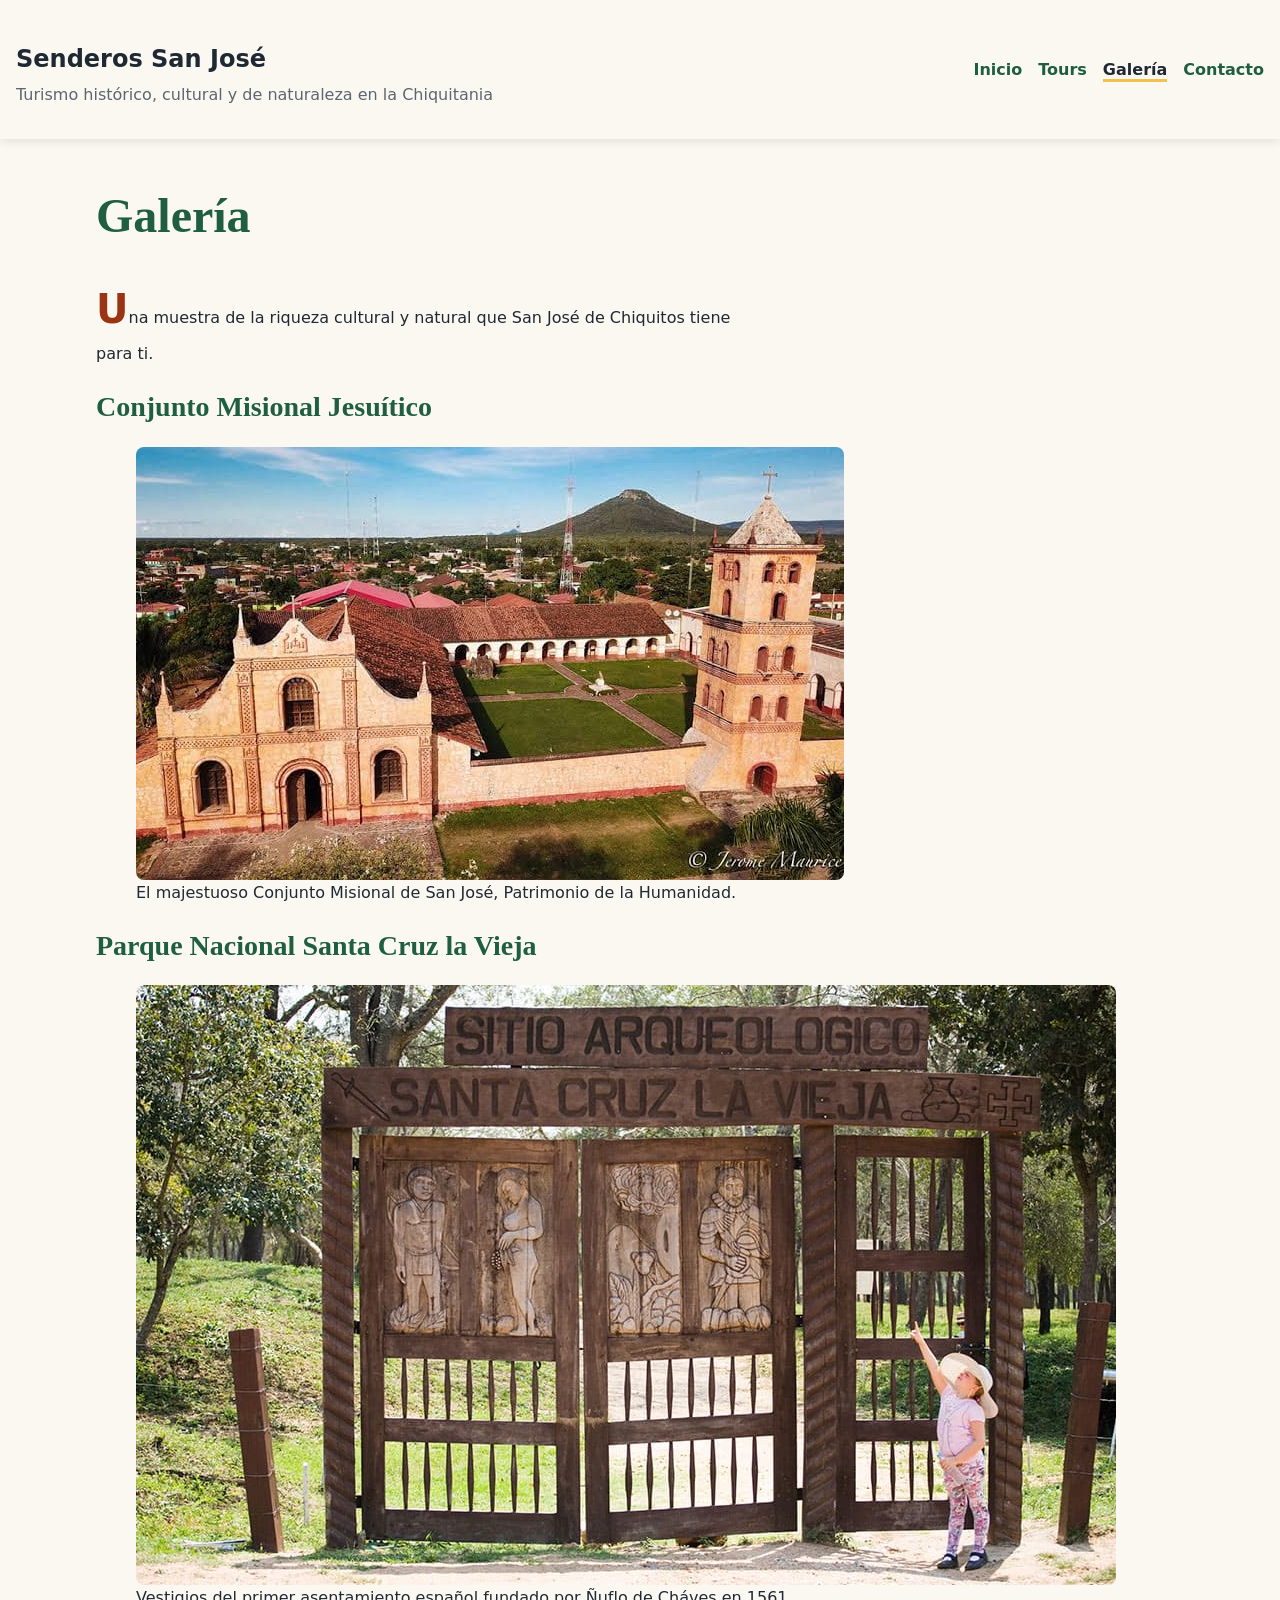
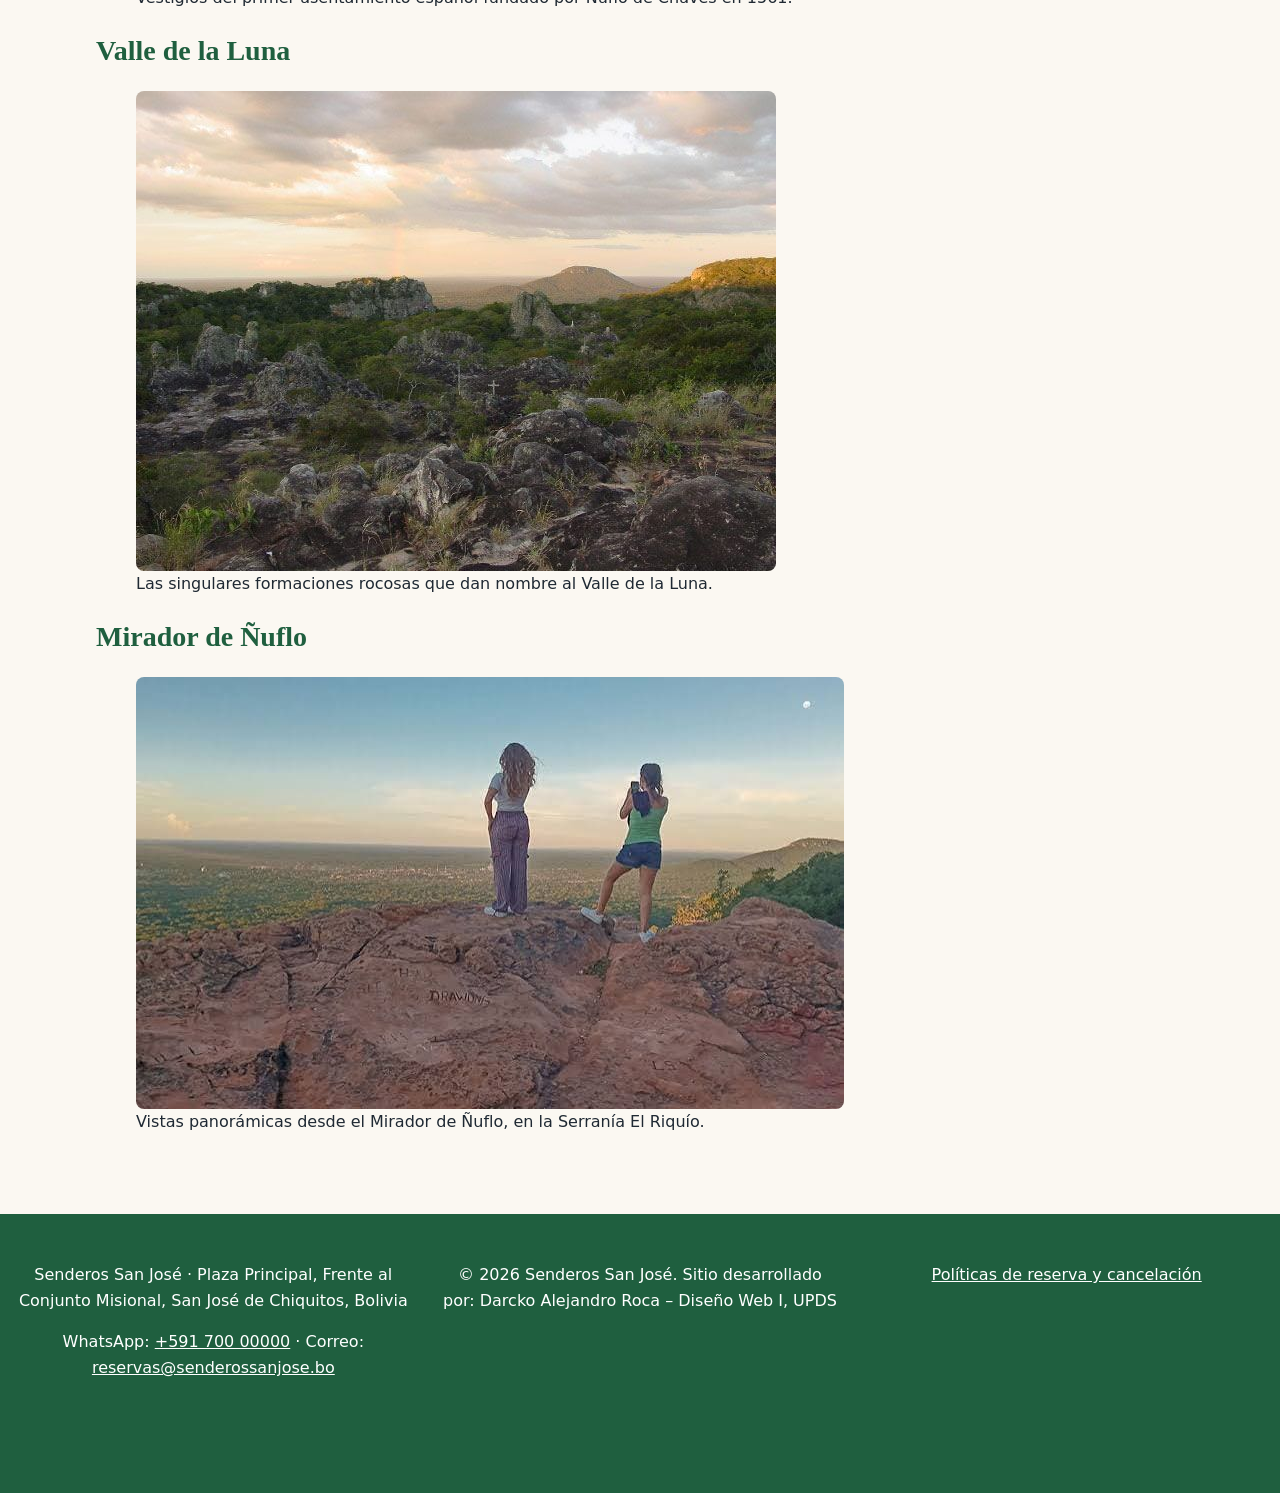
<file: galeria.html>
<!DOCTYPE html>
<html lang="es">
<head>
  <meta charset="UTF-8">
  <meta name="viewport" content="width=device-width, initial-scale=1.0">
  <title>Galería · Senderos San José</title>
  <meta name="description" content="Galería de fotos de las Misiones Jesuíticas, Valle de la Luna y paisajes de San José de Chiquitos.">
  
  <!-- Hoja de estilos principal (Laboratorios 5, 6 y 7) -->
  <link rel="stylesheet" href="css/estilos.css">

  <meta name="theme-color" content="#1f5f3f">
  <link rel="icon" href="img/favicon.svg" type="image/svg+xml">
  <link rel="apple-touch-icon" href="img/apple-touch-icon.png">
</head>
<body>

  <!-- CABECERA Y MENÚ (Con div.marca del Lab 7) -->
  <header>
    <div class="marca">
      <p><strong>Senderos San José</strong></p>
      <p>Turismo histórico, cultural y de naturaleza en la Chiquitania</p>
    </div>
    <nav aria-label="Menú principal">
      <ul>
        <li><a href="index.html">Inicio</a></li>
        <li><a href="tours.html">Tours</a></li>
        <li><a href="galeria.html" aria-current="page">Galería</a></li>
        <li><a href="contacto.html">Contacto</a></li>
      </ul>
    </nav>
  </header>

  <main>
    <h1>Galería</h1>
    <p>Una muestra de la riqueza cultural y natural que San José de Chiquitos tiene para ti.</p>

    <!-- Conjunto Misional -->
    <section>
      <h2>Conjunto Misional Jesuítico</h2>
      <figure>
        <picture>
          <img src="img/misiones-960.jpg"
               width="708" height="433"
               loading="lazy" decoding="async"
               alt="Vista aérea del Conjunto Misional de San José de Chiquitos: iglesia de piedra, claustro con jardín y campanario, con el cerro Turubó al fondo.">
        </picture>
        <figcaption>El majestuoso Conjunto Misional de San José, Patrimonio de la Humanidad.</figcaption>
      </figure>
    </section>

    <!-- Santa Cruz la Vieja -->
    <section>
      <h2>Parque Nacional Santa Cruz la Vieja</h2>
      <figure>
        <picture>
          <img src="img/santacruzvieja-960.jpg"
               width="980" height="600"
               loading="lazy" decoding="async"
               alt="Portón de madera tallada con el letrero «Sitio Arqueológico Santa Cruz la Vieja» y una niña señalando las figuras esculpidas.">
        </picture>
        <figcaption>Vestigios del primer asentamiento español fundado por Ñuflo de Cháves en 1561.</figcaption>
      </figure>
    </section>

    <!-- Valle de la Luna -->
    <section>
      <h2>Valle de la Luna</h2>
      <figure>
        <picture>
          <img src="img/valleluna-960.jpg"
               width="640" height="480"
               loading="lazy" decoding="async"
               alt="Formaciones rocosas oscuras entre la vegetación al atardecer, con cruces entre las rocas y un cerro al fondo.">
        </picture>
        <figcaption>Las singulares formaciones rocosas que dan nombre al Valle de la Luna.</figcaption>
      </figure>
    </section>

    <!-- Mirador de Ñuflo -->
    <section>
      <h2>Mirador de Ñuflo</h2>
      <figure>
        <picture>
          <img src="img/mirador-960.jpg"
               width="708" height="432"
               loading="lazy" decoding="async"
               alt="Dos visitantes sobre una roca rojiza en lo alto del mirador, con el valle y la selva chiquitana hasta el horizonte.">
        </picture>
        <figcaption>Vistas panorámicas desde el Mirador de Ñuflo, en la Serranía El Riquío.</figcaption>
      </figure>
    </section>

  </main>

  <!-- PIE DE PÁGINA -->
  <footer>
    <address>
      <p>Senderos San José · Plaza Principal, Frente al Conjunto Misional, San José de Chiquitos, Bolivia</p>
      <p>
        WhatsApp: <a href="https://wa.me/59170000000">+591 700 00000</a> · 
        Correo: <a href="mailto:reservas@senderossanjose.bo">reservas@senderossanjose.bo</a>
      </p>
    </address>
    <p>© 2026 Senderos San José. Sitio desarrollado por: Darcko Alejandro Roca – Diseño Web I, UPDS</p>
    <p><a href="legal/politicas.html">Políticas de reserva y cancelación</a></p>
  </footer>

</body>
</html>
</file>
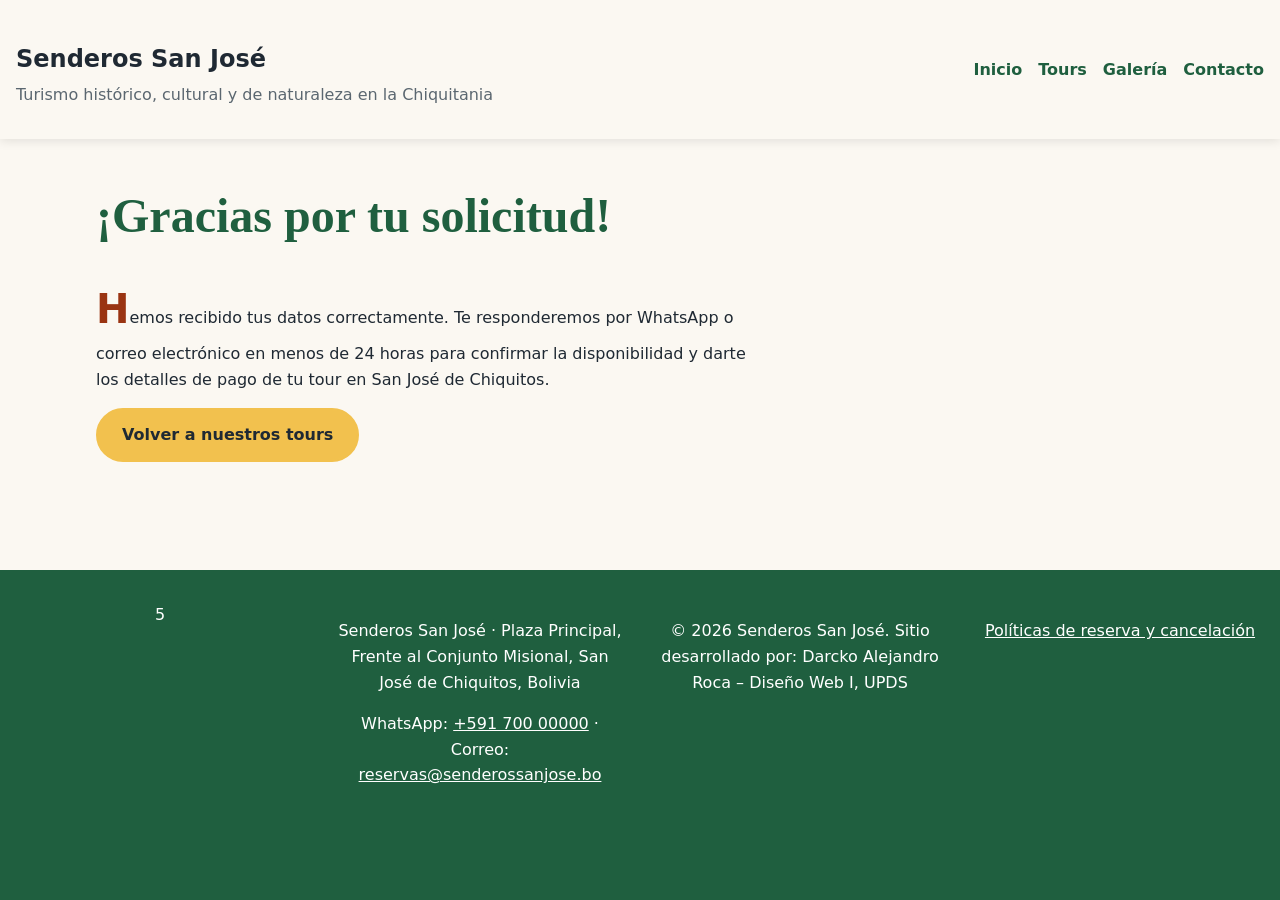
<file: gracias.html>
<!DOCTYPE html>
<html lang="es">
<head>
  <meta charset="UTF-8">
  <meta name="viewport" content="width=device-width, initial-scale=1.0">
  <title>Gracias · Senderos San José</title>
  <meta name="description" content="Gracias por tu solicitud de reserva en Senderos San José.">
  
  <!-- Hoja de estilos principal (Laboratorios 5, 6 y 7) -->
  <link rel="stylesheet" href="css/estilos.css">

  <!-- Íconos y color de tema -->
  <meta name="theme-color" content="#1f5f3f">
  <link rel="icon" href="img/favicon.svg" type="image/svg+xml">
  <link rel="apple-touch-icon" href="img/apple-touch-icon.png">
</head>
<body>
  <!-- CABECERA Y MENÚ (Con div.marca del Lab 7) -->
  <header>
    <div class="marca">
      <p><strong>Senderos San José</strong></p>
      <p>Turismo histórico, cultural y de naturaleza en la Chiquitania</p>
    </div>
    <nav aria-label="Menú principal">
      <ul>
        <li><a href="index.html">Inicio</a></li>
        <li><a href="tours.html">Tours</a></li>
        <li><a href="galeria.html">Galería</a></li>
        <li><a href="contacto.html">Contacto</a></li>
      </ul>
    </nav>
  </header>
  <!-- CONTENIDO PRINCIPAL -->
  <main>
    <h1>¡Gracias por tu solicitud!</h1>
    <p>Hemos recibido tus datos correctamente. Te responderemos por WhatsApp o correo electrónico en menos de 24 horas para confirmar la disponibilidad y darte los detalles de pago de tu tour en San José de Chiquitos.</p>
    <p><a href="tours.html" class="boton">Volver a nuestros tours</a></p>
  </main>
  <!-- PIE DE PÁGINA -->
  <footer>5
    <address>
      <p>Senderos San José · Plaza Principal, Frente al Conjunto Misional, San José de Chiquitos, Bolivia</p>
      <p>
        WhatsApp: <a href="https://wa.me/59170000000">+591 700 00000</a> · 
        Correo: <a href="mailto:reservas@senderossanjose.bo">reservas@senderossanjose.bo</a>
      </p>
    </address>
    <p>© 2026 Senderos San José. Sitio desarrollado por: Darcko Alejandro Roca – Diseño Web I, UPDS</p>
    <p><a href="legal/politicas.html">Políticas de reserva y cancelación</a></p>
  </footer>
</body>
</html>
</file>
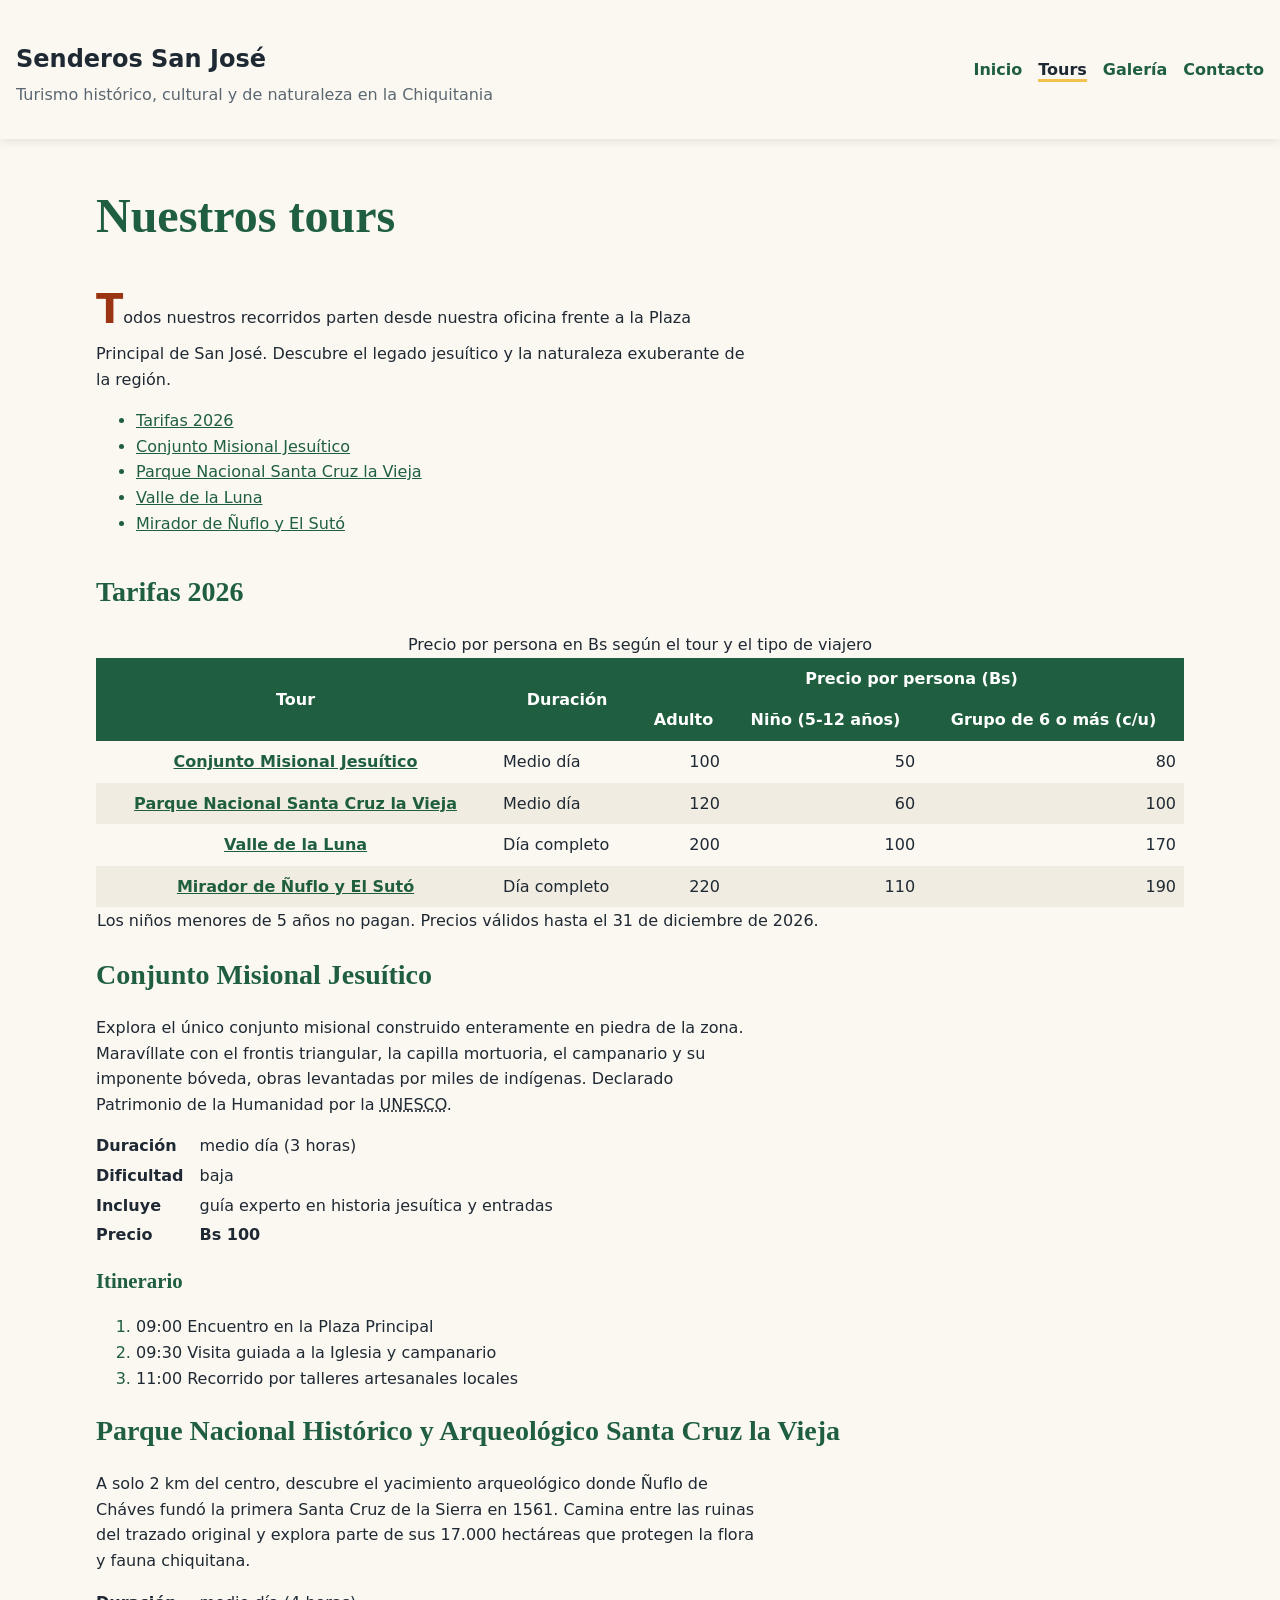
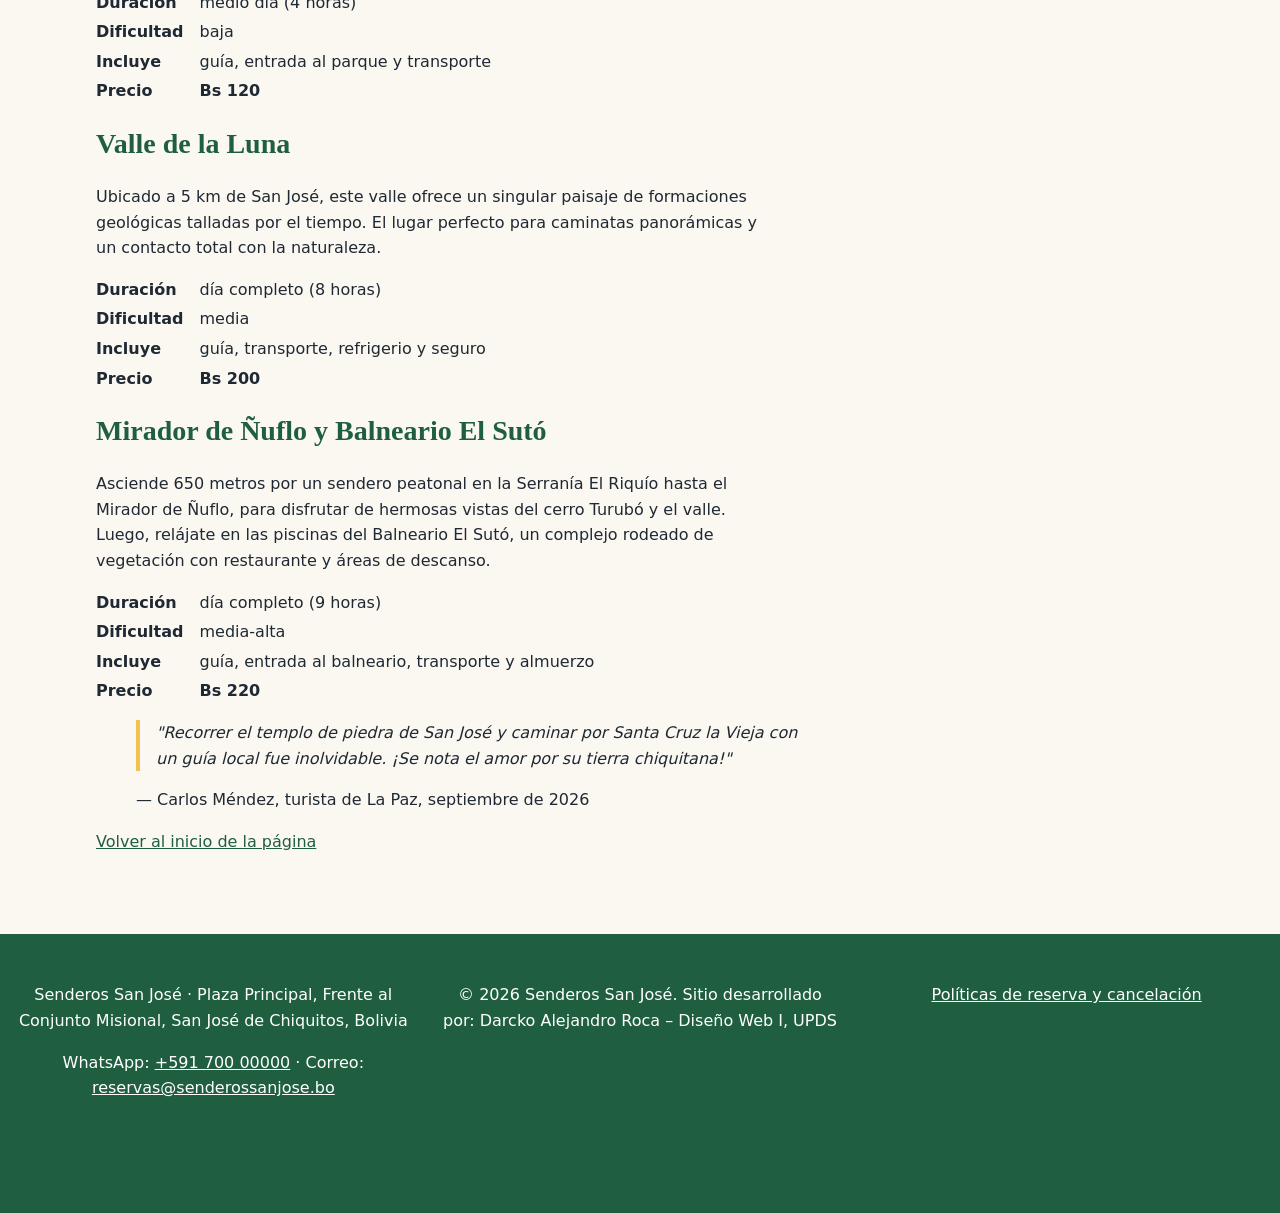
<file: tours.html>
<!DOCTYPE html>
<html lang="es">
<head>
  <meta charset="UTF-8">
  <meta name="viewport" content="width=device-width, initial-scale=1.0">
  <title>Nuestros Tours · Senderos San José</title>
  <meta name="description" content="Conoce nuestros tours en San José de Chiquitos: Conjunto Misional, Santa Cruz la Vieja, Valle de la Luna y más.">
  
  <!-- Hoja de estilos principal (Laboratorios 5, 6 y 7) -->
  <link rel="stylesheet" href="css/estilos.css">

  <meta name="theme-color" content="#1f5f3f">
  <link rel="icon" href="img/favicon.svg" type="image/svg+xml">
  <link rel="apple-touch-icon" href="img/apple-touch-icon.png">
</head>
<body>

  <!-- CABECERA Y MENÚ (Con div.marca del Lab 7) -->
  <header>
    <div class="marca">
      <p><strong>Senderos San José</strong></p>
      <p>Turismo histórico, cultural y de naturaleza en la Chiquitania</p>
    </div>
    <nav aria-label="Menú principal">
      <ul>
        <li><a href="index.html">Inicio</a></li>
        <li><a href="tours.html" aria-current="page">Tours</a></li>
        <li><a href="galeria.html">Galería</a></li>
        <li><a href="contacto.html">Contacto</a></li>
      </ul>
    </nav>
  </header>

  <!-- CONTENIDO PRINCIPAL -->
  <main>
    <h1 id="arriba">Nuestros tours</h1>
    <p>Todos nuestros recorridos parten desde nuestra oficina frente a la Plaza Principal de San José. Descubre el legado jesuítico y la naturaleza exuberante de la región.</p>

    <!-- Índice de navegación interna -->
    <nav aria-label="Tours en esta página">
      <ul>
        <li><a href="#tarifas">Tarifas 2026</a></li>
        <li><a href="#misiones">Conjunto Misional Jesuítico</a></li>
        <li><a href="#santacruzvieja">Parque Nacional Santa Cruz la Vieja</a></li>
        <li><a href="#valleluna">Valle de la Luna</a></li>
        <li><a href="#mirador">Mirador de Ñuflo y El Sutó</a></li>
      </ul>
    </nav>

    <!-- TABLA DE TARIFAS (Con class="tabla-desplazable" y tabindex="0" del Lab 6) -->
    <section id="tarifas" class="tabla-desplazable" aria-labelledby="tarifas" tabindex="0">
      <h2>Tarifas 2026</h2>
      <table>
        <caption>Precio por persona en Bs según el tour y el tipo de viajero</caption>
        <thead>
          <tr>
            <th scope="col" rowspan="2">Tour</th>
            <th scope="col" rowspan="2">Duración</th>
            <th scope="colgroup" colspan="3">Precio por persona (Bs)</th>
          </tr>
          <tr>
            <th scope="col">Adulto</th>
            <th scope="col">Niño (5-12 años)</th>
            <th scope="col">Grupo de 6 o más (c/u)</th>
          </tr>
        </thead>
        <tbody>
          <tr>
            <th scope="row"><a href="#misiones">Conjunto Misional Jesuítico</a></th>
            <td>Medio día</td>
            <td>100</td>
            <td>50</td>
            <td>80</td>
          </tr>
          <tr>
            <th scope="row"><a href="#santacruzvieja">Parque Nacional Santa Cruz la Vieja</a></th>
            <td>Medio día</td>
            <td>120</td>
            <td>60</td>
            <td>100</td>
          </tr>
          <tr>
            <th scope="row"><a href="#valleluna">Valle de la Luna</a></th>
            <td>Día completo</td>
            <td>200</td>
            <td>100</td>
            <td>170</td>
          </tr>
          <tr>
            <th scope="row"><a href="#mirador">Mirador de Ñuflo y El Sutó</a></th>
            <td>Día completo</td>
            <td>220</td>
            <td>110</td>
            <td>190</td>
          </tr>
        </tbody>
        <tfoot>
          <tr>
            <td colspan="5">Los niños menores de 5 años no pagan. Precios válidos hasta el 31 de diciembre de 2026.</td>
          </tr>
        </tfoot>
      </table>
    </section>

    <!-- TOUR 1 -->
    <article id="misiones">
      <h2>Conjunto Misional Jesuítico</h2>
      <p>Explora el único conjunto misional construido enteramente en piedra de la zona. Maravíllate con el frontis triangular, la capilla mortuoria, el campanario y su imponente bóveda, obras levantadas por miles de indígenas. Declarado Patrimonio de la Humanidad por la <abbr title="Organización de las Naciones Unidas para la Educación, la Ciencia y la Cultura">UNESCO</abbr>.</p>
      <dl>
        <dt>Duración</dt><dd>medio día (3 horas)</dd>
        <dt>Dificultad</dt><dd>baja</dd>
        <dt>Incluye</dt><dd>guía experto en historia jesuítica y entradas</dd>
        <dt>Precio</dt><dd><strong>Bs 100</strong></dd>
      </dl>
      <h3>Itinerario</h3>
      <ol>
        <li><time datetime="09:00">09:00</time> Encuentro en la Plaza Principal</li>
        <li><time datetime="09:30">09:30</time> Visita guiada a la Iglesia y campanario</li>
        <li><time datetime="11:00">11:00</time> Recorrido por talleres artesanales locales</li>
      </ol>
    </article>

    <!-- TOUR 2 -->
    <article id="santacruzvieja">
      <h2>Parque Nacional Histórico y Arqueológico Santa Cruz la Vieja</h2>
      <p>A solo 2 km del centro, descubre el yacimiento arqueológico donde Ñuflo de Cháves fundó la primera Santa Cruz de la Sierra en 1561. Camina entre las ruinas del trazado original y explora parte de sus 17.000 hectáreas que protegen la flora y fauna chiquitana.</p>
      <dl>
        <dt>Duración</dt><dd>medio día (4 horas)</dd>
        <dt>Dificultad</dt><dd>baja</dd>
        <dt>Incluye</dt><dd>guía, entrada al parque y transporte</dd>
        <dt>Precio</dt><dd><strong>Bs 120</strong></dd>
      </dl>
    </article>

    <!-- TOUR 3 -->
    <article id="valleluna">
      <h2>Valle de la Luna</h2>
      <p>Ubicado a 5 km de San José, este valle ofrece un singular paisaje de formaciones geológicas talladas por el tiempo. El lugar perfecto para caminatas panorámicas y un contacto total con la naturaleza.</p>
      <dl>
        <dt>Duración</dt><dd>día completo (8 horas)</dd>
        <dt>Dificultad</dt><dd>media</dd>
        <dt>Incluye</dt><dd>guía, transporte, refrigerio y seguro</dd>
        <dt>Precio</dt><dd><strong>Bs 200</strong></dd>
      </dl>
    </article>

    <!-- TOUR 4 -->
    <article id="mirador">
      <h2>Mirador de Ñuflo y Balneario El Sutó</h2>
      <p>Asciende 650 metros por un sendero peatonal en la Serranía El Riquío hasta el Mirador de Ñuflo, para disfrutar de hermosas vistas del cerro Turubó y el valle. Luego, relájate en las piscinas del Balneario El Sutó, un complejo rodeado de vegetación con restaurante y áreas de descanso.</p>
      <dl>
        <dt>Duración</dt><dd>día completo (9 horas)</dd>
        <dt>Dificultad</dt><dd>media-alta</dd>
        <dt>Incluye</dt><dd>guía, entrada al balneario, transporte y almuerzo</dd>
        <dt>Precio</dt><dd><strong>Bs 220</strong></dd>
      </dl>
    </article>

    <!-- Testimonio (Para demostrar el estilo de blockquote del Lab 6) -->
    <figure>
      <blockquote>
        <p>"Recorrer el templo de piedra de San José y caminar por Santa Cruz la Vieja con un guía local fue inolvidable. ¡Se nota el amor por su tierra chiquitana!"</p>
      </blockquote>
      <figcaption>— Carlos Méndez, turista de La Paz, septiembre de 2026</figcaption>
    </figure>

    <p><a href="#arriba">Volver al inicio de la página</a></p>
  </main>

  <!-- PIE DE PÁGINA -->
  <footer>
    <address>
      <p>Senderos San José · Plaza Principal, Frente al Conjunto Misional, San José de Chiquitos, Bolivia</p>
      <p>
        WhatsApp: <a href="https://wa.me/59170000000">+591 700 00000</a> · 
        Correo: <a href="mailto:reservas@senderossanjose.bo">reservas@senderossanjose.bo</a>
      </p>
    </address>
    <p>© 2026 Senderos San José. Sitio desarrollado por: Darcko Alejandro Roca – Diseño Web I, UPDS</p>
    <p><a href="legal/politicas.html">Políticas de reserva y cancelación</a></p>
  </footer>

</body>
</html>
</file>
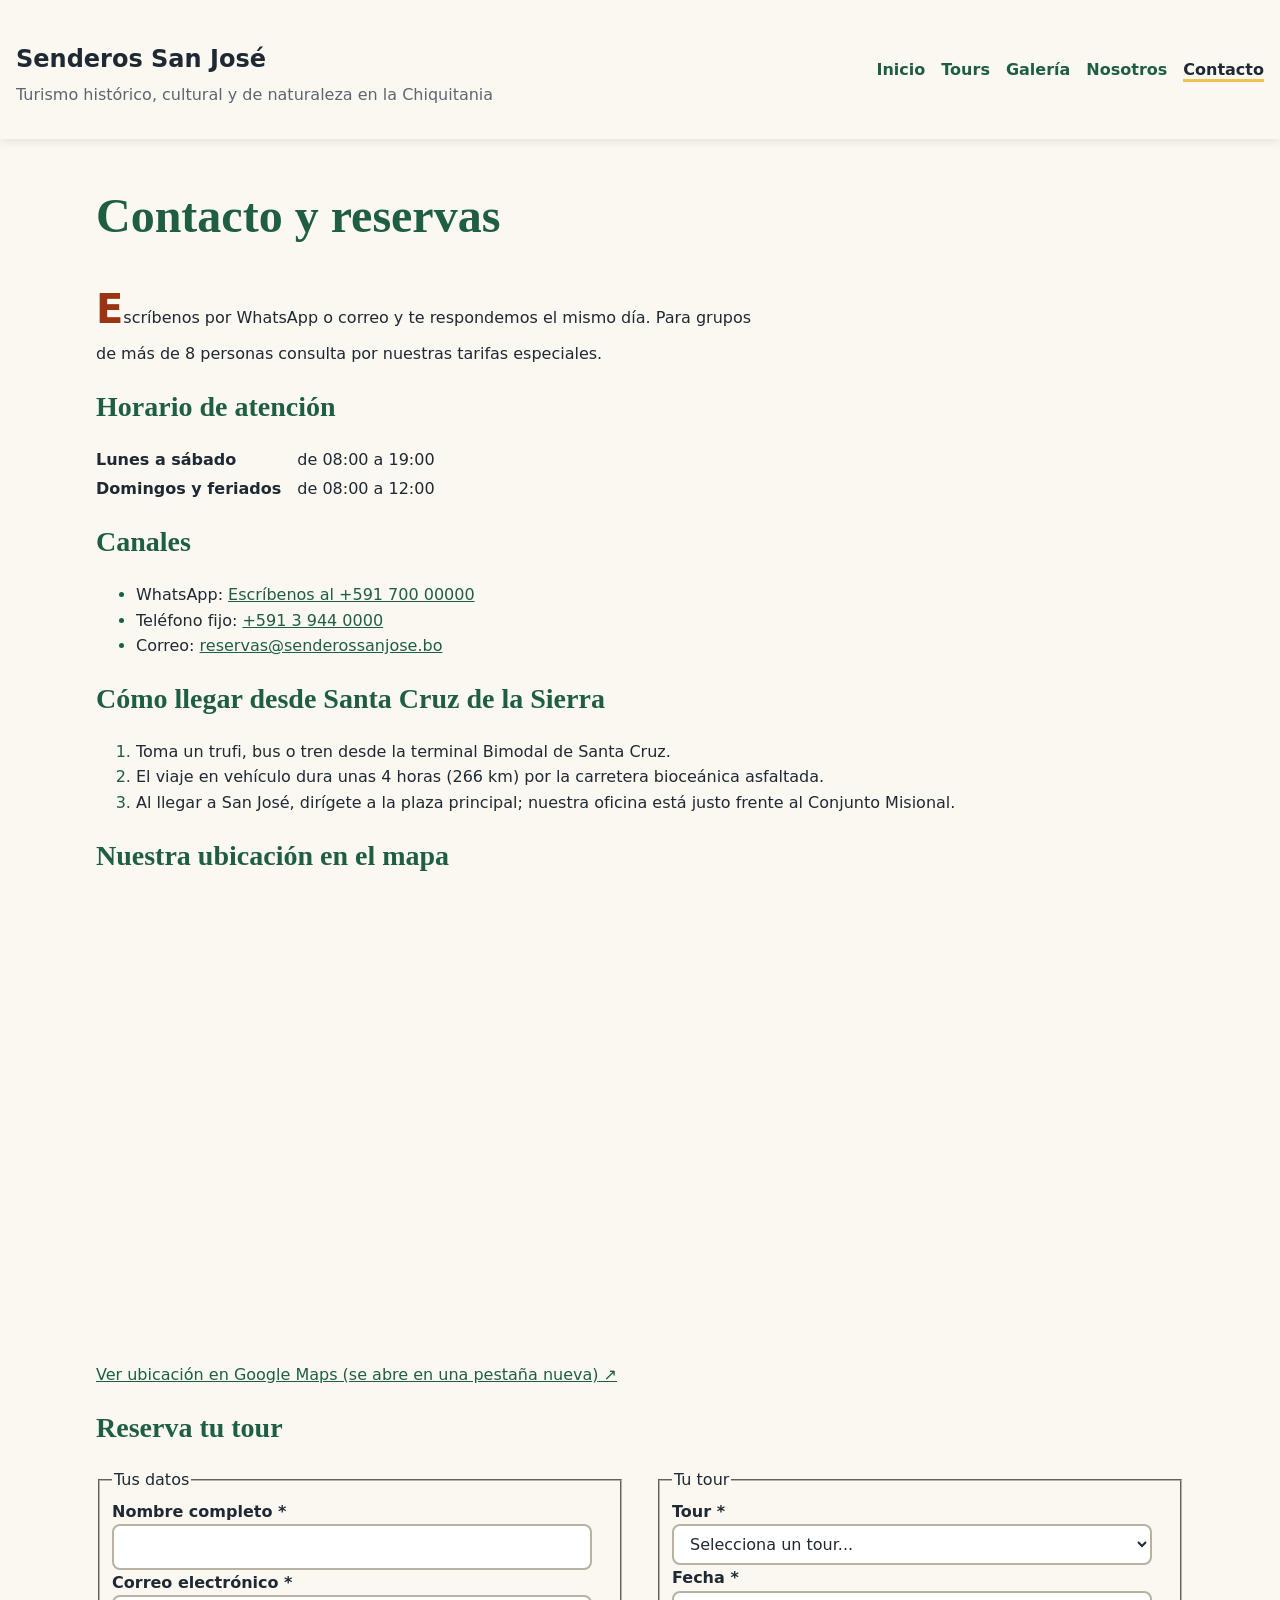
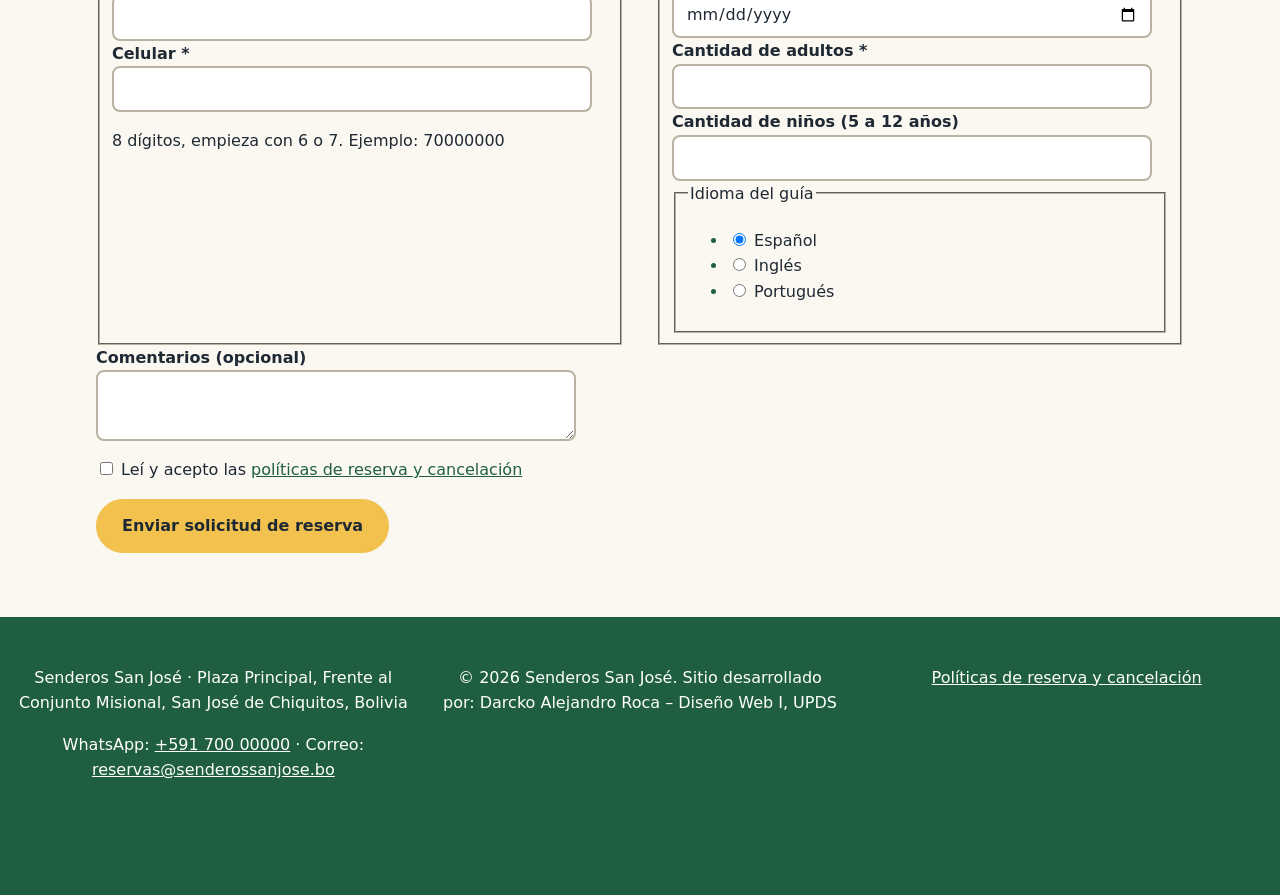
<file: actividad4/contacto.html>
<!DOCTYPE html>
<html lang="es">
<head>
  <meta charset="UTF-8">
  <meta name="viewport" content="width=device-width, initial-scale=1.0">
  <title>Contacto y reservas · Senderos San José</title>
  <meta name="description" content="Escríbenos por WhatsApp o correo. Conoce nuestros horarios de atención y cómo llegar a San José de Chiquitos.">
  <link rel="canonical" href="https://senderossanjose.bo/contacto.html">
  
  <!-- Hoja de estilos principal (Laboratorios 5 a 11) -->
  <link rel="stylesheet" href="css/estilos.css">

  <meta name="theme-color" content="#1f5f3f">
  <link rel="icon" href="img/favicon.svg" type="image/svg+xml">
  <link rel="apple-touch-icon" href="img/apple-touch-icon.png">
</head>
<body>

  <!-- CABECERA Y MENÚ (Con div.marca del Lab 7) -->
  <header>
    <div class="marca">
      <p><strong>Senderos San José</strong></p>
      <p>Turismo histórico, cultural y de naturaleza en la Chiquitania</p>
    </div>
    <nav aria-label="Menú principal">
      <ul>
        <li><a href="index.html">Inicio</a></li>
        <li><a href="tours.html">Tours</a></li>
        <li><a href="galeria.html">Galería</a></li>
        <li><a href="nosotros.html">Nosotros</a></li>
        <li><a href="contacto.html" aria-current="page">Contacto</a></li>
      </ul>
    </nav>
  </header>

  <!-- CONTENIDO PRINCIPAL -->
  <main>
    <h1>Contacto y reservas</h1>
    <p>Escríbenos por WhatsApp o correo y te respondemos el mismo día. Para grupos de más de 8 personas consulta por nuestras tarifas especiales.</p>
    
    <h2>Horario de atención</h2>
    <dl>
      <dt>Lunes a sábado</dt>
      <dd>de 08:00 a 19:00</dd>
      <dt>Domingos y feriados</dt>
      <dd>de 08:00 a 12:00</dd>
    </dl>

    <h2>Canales</h2>
    <ul>
      <li>WhatsApp: <a href="https://wa.me/59170000000">Escríbenos al +591 700 00000</a></li>
      <li>Teléfono fijo: <a href="tel:+59139440000">+591 3&nbsp;944&nbsp;0000</a></li>
      <li>Correo: <a href="mailto:reservas@senderossanjose.bo">reservas@senderossanjose.bo</a></li>
    </ul>

    <h2>Cómo llegar desde Santa Cruz de la Sierra</h2>
    <ol>
      <li>Toma un trufi, bus o tren desde la terminal Bimodal de Santa Cruz.</li>
      <li>El viaje en vehículo dura unas 4 horas (266 km) por la carretera bioceánica asfaltada.</li>
      <li>Al llegar a San José, dirígete a la plaza principal; nuestra oficina está justo frente al Conjunto Misional.</li>
    </ol>

    <!-- Mapa actualizado a San José de Chiquitos (Sin style="border:0;" en línea) -->
    <h2>Nuestra ubicación en el mapa</h2>
    <iframe src="https://www.google.com/maps?q=San+Jos%C3%A9+de+Chiquitos,+Santa+Cruz,+Bolivia&amp;output=embed" width="600" height="450" allowfullscreen="" loading="lazy" referrerpolicy="no-referrer-when-downgrade" title="Mapa interactivo de San José de Chiquitos"></iframe>

    <p>
      <a href="https://maps.google.com/?q=San+Jose+de+Chiquitos,Santa+Cruz,Bolivia" target="_blank" rel="noopener">Ver ubicación en Google Maps (se abre en una pestaña nueva)</a>
    </p>

    <!-- FORMULARIO DE RESERVAS -->
    <h2 id="reserva">Reserva tu tour</h2>
    <form action="gracias.html" method="get">
      
      <!-- Lab 9: en escritorio "Tus datos" y "Tu tour" quedan lado a lado -->
      <div class="form-columnas">
      <fieldset>
        <legend>Tus datos</legend>
        <label for="nombre">Nombre completo *</label>
        <input type="text" id="nombre" name="nombre" autocomplete="name" required>
        
        <label for="correo">Correo electrónico *</label>
        <input type="email" id="correo" name="correo" autocomplete="email" required>
        
        <label for="celular">Celular *</label>
        <input type="tel" id="celular" name="celular" inputmode="numeric" pattern="[67][0-9]{7}" aria-describedby="ayuda-celular" required>
        <p id="ayuda-celular">8 dígitos, empieza con 6 o 7. Ejemplo: 70000000</p>
      </fieldset>

      <fieldset>
        <legend>Tu tour</legend>
        
        <label for="tour">Tour *</label>
        <select id="tour" name="tour" required>
          <option value="">Selecciona un tour...</option>
          <option value="misiones">Conjunto Misional Jesuítico</option>
          <option value="santacruzvieja">Parque Nacional Santa Cruz la Vieja</option>
          <option value="valleluna">Valle de la Luna</option>
          <option value="mirador">Mirador de Ñuflo y El Sutó</option>
        </select>

        <label for="fecha">Fecha *</label>
        <input type="date" id="fecha" name="fecha" min="2026-10-12" required>

        <label for="adultos">Cantidad de adultos *</label>
        <input type="number" id="adultos" name="adultos" min="1" max="8" required>

        <label for="ninos">Cantidad de niños (5 a 12 años)</label>
        <input type="number" id="ninos" name="ninos" min="0" max="8">

        <fieldset>
          <legend>Idioma del guía</legend>
          <ul>
            <li>
              <input type="radio" id="idioma-es" name="idioma" value="espanol" checked>
              <label for="idioma-es">Español</label>
            </li>
            <li>
              <input type="radio" id="idioma-en" name="idioma" value="ingles">
              <label for="idioma-en">Inglés</label>
            </li>
            <li>
              <input type="radio" id="idioma-pt" name="idioma" value="portugues">
              <label for="idioma-pt">Portugués</label>
            </li>
          </ul>
        </fieldset>
      </fieldset>
      </div>

      <label for="comentarios">Comentarios (opcional)</label>
      <textarea id="comentarios" name="comentarios" maxlength="500"></textarea>

      <p>
        <input type="checkbox" id="politicas" name="politicas" required>
        <label for="politicas">Leí y acepto las <a href="legal/politicas.html">políticas de reserva y cancelación</a></label>
      </p>

      <!-- Botón con class="boton" del Lab 6 -->
      <button type="submit" class="boton">Enviar solicitud de reserva</button>
    </form>

  </main>

  <!-- PIE DE PÁGINA -->
  <footer>
    <address>
      <p>Senderos San José · Plaza Principal, Frente al Conjunto Misional, San José de Chiquitos, Bolivia</p>
      <p>
        WhatsApp: <a href="https://wa.me/59170000000">+591 700 00000</a> · 
        Correo: <a href="mailto:reservas@senderossanjose.bo">reservas@senderossanjose.bo</a>
      </p>
    </address>
    <p>© 2026 Senderos San José. Sitio desarrollado por: Darcko Alejandro Roca – Diseño Web I, UPDS</p>
    <p><a href="legal/politicas.html">Políticas de reserva y cancelación</a></p>
  </footer>

</body>
</html>
</file>
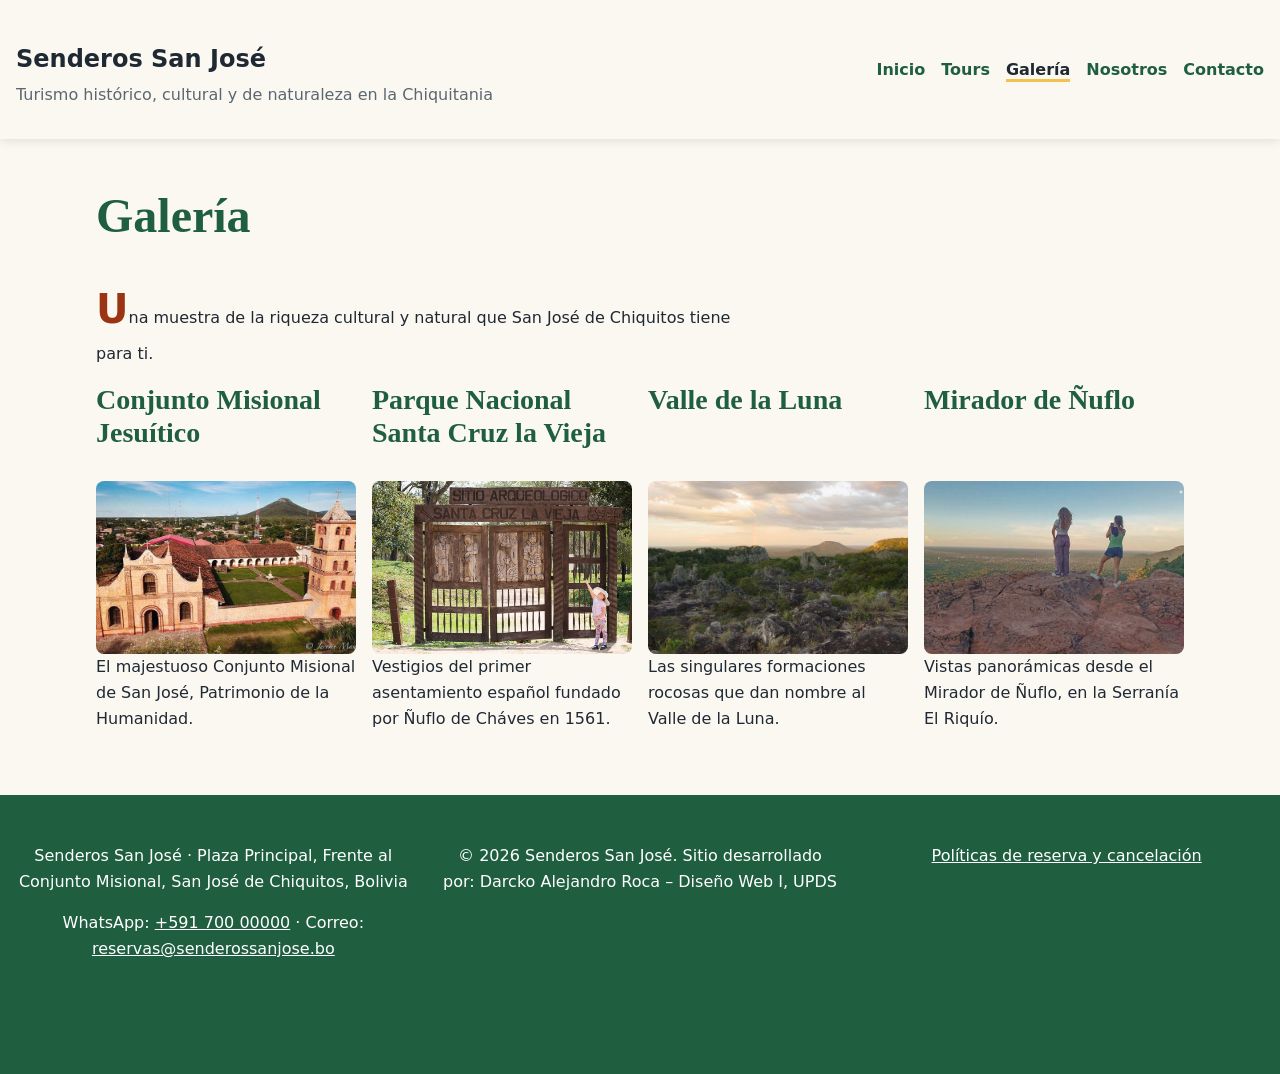
<file: actividad4/galeria.html>
<!DOCTYPE html>
<html lang="es">
<head>
  <meta charset="UTF-8">
  <meta name="viewport" content="width=device-width, initial-scale=1.0">
  <title>Galería · Senderos San José</title>
  <meta name="description" content="Galería de fotos de las Misiones Jesuíticas, Valle de la Luna y paisajes de San José de Chiquitos.">
  <link rel="canonical" href="https://senderossanjose.bo/galeria.html">
  
  <!-- Hoja de estilos principal (Laboratorios 5 a 11) -->
  <link rel="stylesheet" href="css/estilos.css">

  <meta name="theme-color" content="#1f5f3f">
  <link rel="icon" href="img/favicon.svg" type="image/svg+xml">
  <link rel="apple-touch-icon" href="img/apple-touch-icon.png">
</head>
<body>

  <!-- CABECERA Y MENÚ (Con div.marca del Lab 7) -->
  <header>
    <div class="marca">
      <p><strong>Senderos San José</strong></p>
      <p>Turismo histórico, cultural y de naturaleza en la Chiquitania</p>
    </div>
    <nav aria-label="Menú principal">
      <ul>
        <li><a href="index.html">Inicio</a></li>
        <li><a href="tours.html">Tours</a></li>
        <li><a href="galeria.html" aria-current="page">Galería</a></li>
        <li><a href="nosotros.html">Nosotros</a></li>
        <li><a href="contacto.html">Contacto</a></li>
      </ul>
    </nav>
  </header>

  <main>
    <h1>Galería</h1>
    <p>Una muestra de la riqueza cultural y natural que San José de Chiquitos tiene para ti.</p>

    <!-- Lab 8: contenedor de la cuadrícula adaptable (auto-fit + minmax, sin media queries) -->
    <div class="galeria">

    <!-- Conjunto Misional -->
    <section>
      <h2>Conjunto Misional Jesuítico</h2>
      <figure>
        <picture>
          <img src="img/misiones-960.jpg"
               width="708" height="433"
               loading="lazy" decoding="async"
               alt="Vista aérea del Conjunto Misional de San José de Chiquitos: iglesia de piedra, claustro con jardín y campanario, con el cerro Turubó al fondo.">
        </picture>
        <figcaption>El majestuoso Conjunto Misional de San José, Patrimonio de la Humanidad.</figcaption>
      </figure>
    </section>

    <!-- Santa Cruz la Vieja -->
    <section>
      <h2>Parque Nacional Santa Cruz la Vieja</h2>
      <figure>
        <picture>
          <img src="img/santacruzvieja-960.jpg"
               width="980" height="600"
               loading="lazy" decoding="async"
               alt="Portón de madera tallada con el letrero «Sitio Arqueológico Santa Cruz la Vieja» y una niña señalando las figuras esculpidas.">
        </picture>
        <figcaption>Vestigios del primer asentamiento español fundado por Ñuflo de Cháves en 1561.</figcaption>
      </figure>
    </section>

    <!-- Valle de la Luna -->
    <section>
      <h2>Valle de la Luna</h2>
      <figure>
        <picture>
          <img src="img/valleluna-960.jpg"
               width="640" height="480"
               loading="lazy" decoding="async"
               alt="Formaciones rocosas oscuras entre la vegetación al atardecer, con cruces entre las rocas y un cerro al fondo.">
        </picture>
        <figcaption>Las singulares formaciones rocosas que dan nombre al Valle de la Luna.</figcaption>
      </figure>
    </section>

    <!-- Mirador de Ñuflo -->
    <section>
      <h2>Mirador de Ñuflo</h2>
      <figure>
        <picture>
          <img src="img/mirador-960.jpg"
               width="708" height="432"
               loading="lazy" decoding="async"
               alt="Dos visitantes sobre una roca rojiza en lo alto del mirador, con el valle y la selva chiquitana hasta el horizonte.">
        </picture>
        <figcaption>Vistas panorámicas desde el Mirador de Ñuflo, en la Serranía El Riquío.</figcaption>
      </figure>
    </section>

    </div>
  </main>

  <!-- PIE DE PÁGINA -->
  <footer>
    <address>
      <p>Senderos San José · Plaza Principal, Frente al Conjunto Misional, San José de Chiquitos, Bolivia</p>
      <p>
        WhatsApp: <a href="https://wa.me/59170000000">+591 700 00000</a> · 
        Correo: <a href="mailto:reservas@senderossanjose.bo">reservas@senderossanjose.bo</a>
      </p>
    </address>
    <p>© 2026 Senderos San José. Sitio desarrollado por: Darcko Alejandro Roca – Diseño Web I, UPDS</p>
    <p><a href="legal/politicas.html">Políticas de reserva y cancelación</a></p>
  </footer>

</body>
</html>
</file>
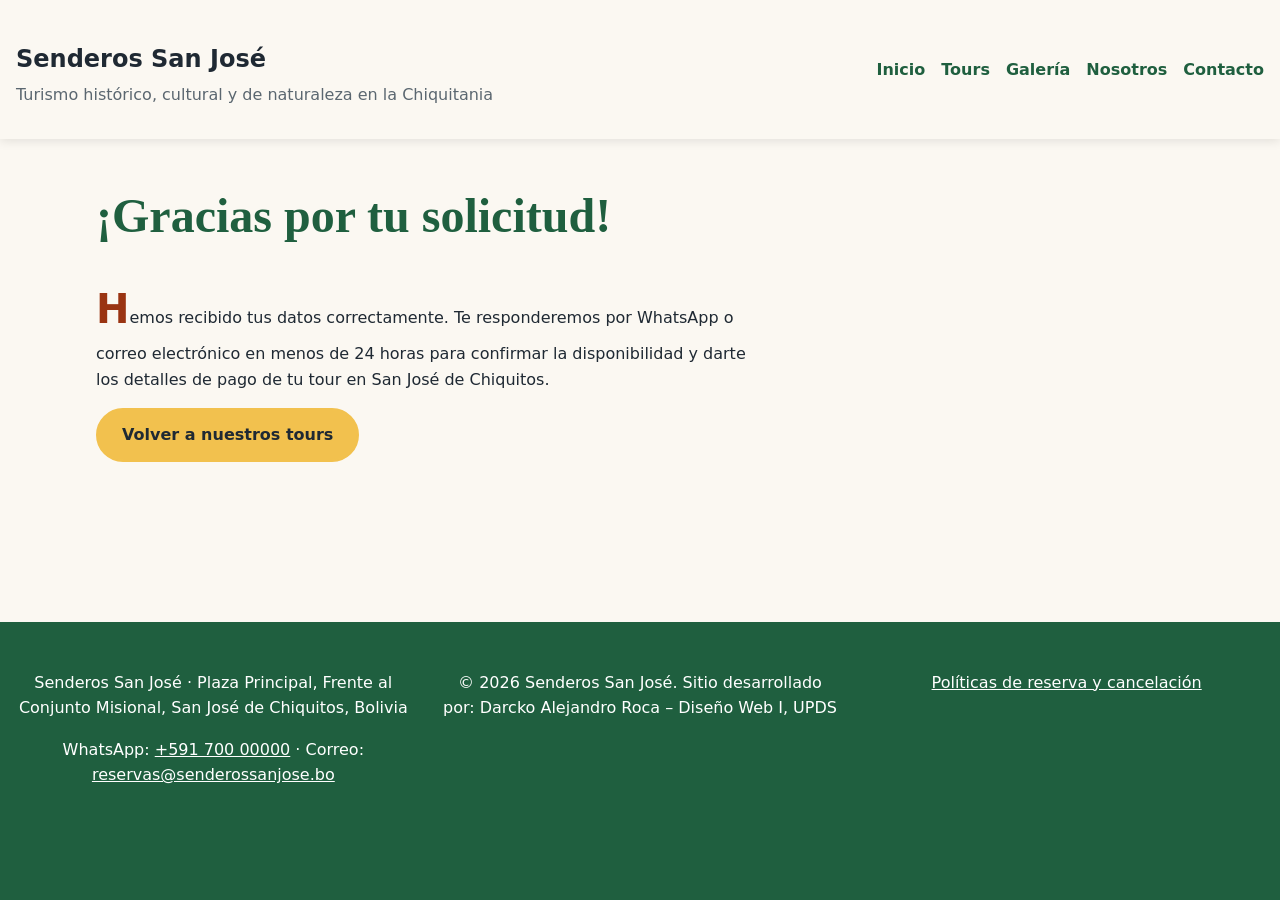
<file: actividad4/gracias.html>
<!DOCTYPE html>
<html lang="es">
<head>
  <meta charset="UTF-8">
  <meta name="viewport" content="width=device-width, initial-scale=1.0">
  <title>Gracias · Senderos San José</title>
  <meta name="robots" content="noindex">
  <meta name="description" content="Gracias por tu solicitud de reserva en Senderos San José.">
  
  <!-- Hoja de estilos principal (Laboratorios 5 a 11) -->
  <link rel="stylesheet" href="css/estilos.css">

  <!-- Íconos y color de tema -->
  <meta name="theme-color" content="#1f5f3f">
  <link rel="icon" href="img/favicon.svg" type="image/svg+xml">
  <link rel="apple-touch-icon" href="img/apple-touch-icon.png">
</head>
<body>

  <!-- CABECERA Y MENÚ (Con div.marca del Lab 7) -->
  <header>
    <div class="marca">
      <p><strong>Senderos San José</strong></p>
      <p>Turismo histórico, cultural y de naturaleza en la Chiquitania</p>
    </div>
    <nav aria-label="Menú principal">
      <ul>
        <li><a href="index.html">Inicio</a></li>
        <li><a href="tours.html">Tours</a></li>
        <li><a href="galeria.html">Galería</a></li>
        <li><a href="nosotros.html">Nosotros</a></li>
        <li><a href="contacto.html">Contacto</a></li>
      </ul>
    </nav>
  </header>

  <!-- CONTENIDO PRINCIPAL -->
  <main>
    <h1>¡Gracias por tu solicitud!</h1>
    <p>Hemos recibido tus datos correctamente. Te responderemos por WhatsApp o correo electrónico en menos de 24 horas para confirmar la disponibilidad y darte los detalles de pago de tu tour en San José de Chiquitos.</p>
    <p><a href="tours.html" class="boton">Volver a nuestros tours</a></p>
  </main>

  <!-- PIE DE PÁGINA -->
  <footer>
    <address>
      <p>Senderos San José · Plaza Principal, Frente al Conjunto Misional, San José de Chiquitos, Bolivia</p>
      <p>
        WhatsApp: <a href="https://wa.me/59170000000">+591 700 00000</a> · 
        Correo: <a href="mailto:reservas@senderossanjose.bo">reservas@senderossanjose.bo</a>
      </p>
    </address>
    <p>© 2026 Senderos San José. Sitio desarrollado por: Darcko Alejandro Roca – Diseño Web I, UPDS</p>
    <p><a href="legal/politicas.html">Políticas de reserva y cancelación</a></p>
  </footer>

</body>
</html>
</file>
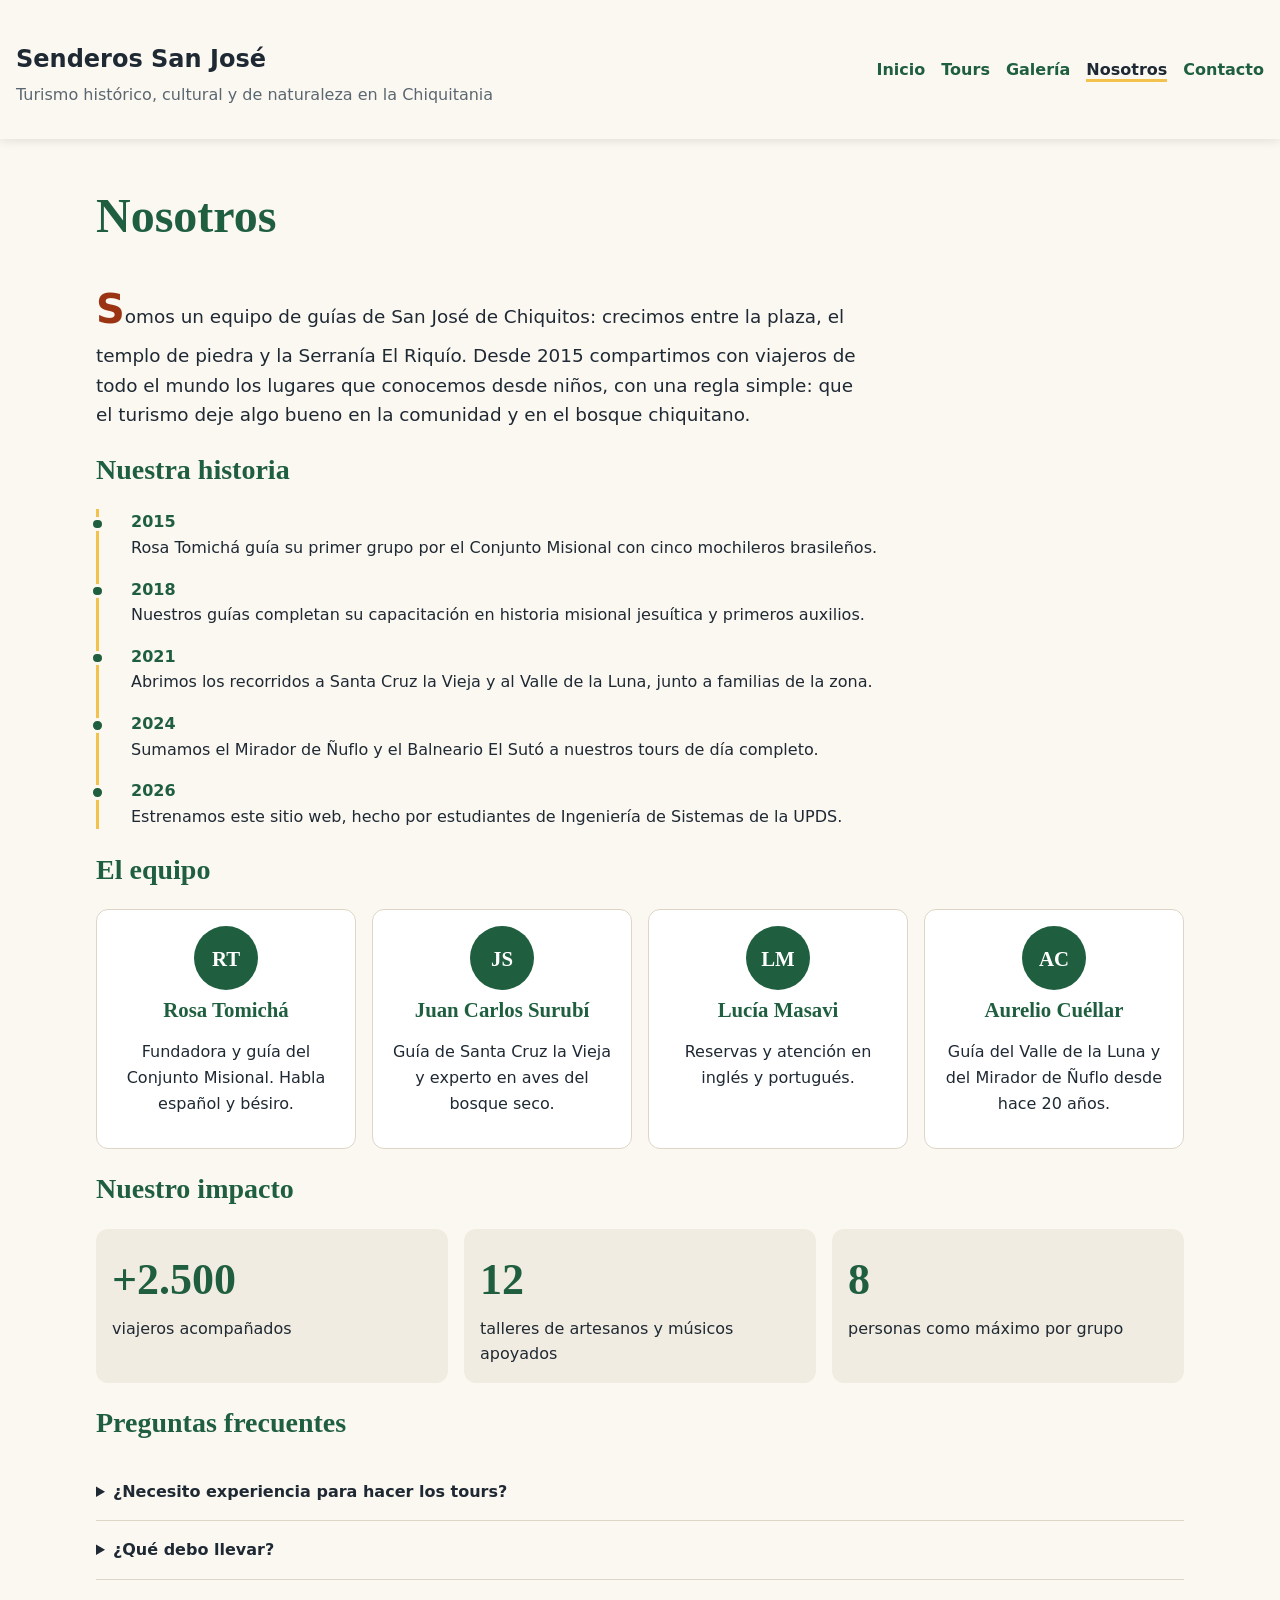
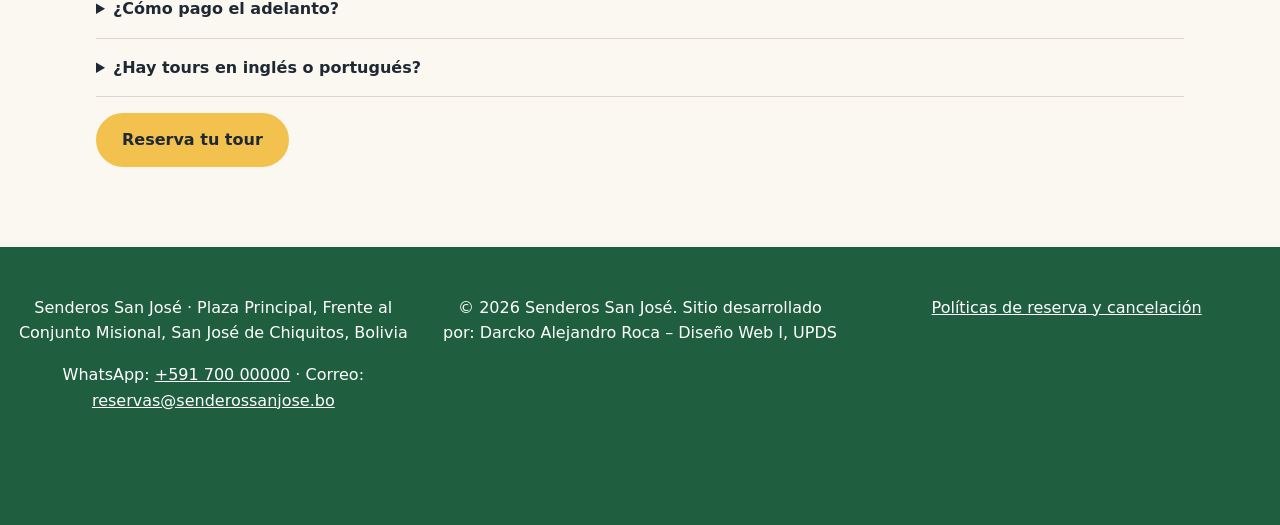
<file: actividad4/nosotros.html>
<!DOCTYPE html>
<html lang="es">
<head>
  <meta charset="UTF-8">
  <meta name="viewport" content="width=device-width, initial-scale=1.0">
  <title>Nosotros · Senderos San José, guías locales de la Chiquitania</title>
  <meta name="description" content="Conoce a los guías de Senderos San José: nuestra historia, el equipo, nuestro impacto en la comunidad y las preguntas frecuentes antes de reservar tu tour.">
  <link rel="canonical" href="https://senderossanjose.bo/nosotros.html">

  <!-- Hoja de estilos principal (Laboratorios 5 a 12) -->
  <link rel="stylesheet" href="css/estilos.css">

  <meta name="theme-color" content="#1f5f3f">
  <link rel="icon" href="img/favicon.svg" type="image/svg+xml">
  <link rel="apple-touch-icon" href="img/apple-touch-icon.png">
</head>
<body>

  <header>
    <div class="marca">
      <p><strong>Senderos San José</strong></p>
      <p>Turismo histórico, cultural y de naturaleza en la Chiquitania</p>
    </div>
    <nav aria-label="Menú principal">
      <ul>
        <li><a href="index.html">Inicio</a></li>
        <li><a href="tours.html">Tours</a></li>
        <li><a href="galeria.html">Galería</a></li>
        <li><a href="nosotros.html" aria-current="page">Nosotros</a></li>
        <li><a href="contacto.html">Contacto</a></li>
      </ul>
    </nav>
  </header>

  <!-- CONTENIDO PRINCIPAL (Lab 12): sigue el wireframe de WIREFRAMES.md -->
  <main>
    <h1>Nosotros</h1>
    <p class="entrada">Somos un equipo de guías de San José de Chiquitos: crecimos entre la plaza, el templo de piedra y la
      Serranía El Riquío. Desde 2015 compartimos con viajeros de todo el mundo los lugares que conocemos desde niños, con
      una regla simple: que el turismo deje algo bueno en la comunidad y en el bosque chiquitano.</p>

    <!-- Historia: lista ORDENADA porque el orden cronológico importa -->
    <section aria-labelledby="historia">
      <h2 id="historia">Nuestra historia</h2>
      <ol class="linea-tiempo">
        <li><strong><time datetime="2015">2015</time></strong> Rosa Tomichá guía su primer grupo por el Conjunto Misional
          con cinco mochileros brasileños.</li>
        <li><strong><time datetime="2018">2018</time></strong> Nuestros guías completan su capacitación en historia
          misional jesuítica y primeros auxilios.</li>
        <li><strong><time datetime="2021">2021</time></strong> Abrimos los recorridos a Santa Cruz la Vieja y al Valle de
          la Luna, junto a familias de la zona.</li>
        <li><strong><time datetime="2024">2024</time></strong> Sumamos el Mirador de Ñuflo y el Balneario El Sutó a
          nuestros tours de día completo.</li>
        <li><strong><time datetime="2026">2026</time></strong> Estrenamos este sitio web, hecho por estudiantes de
          Ingeniería de Sistemas de la UPDS.</li>
      </ol>
    </section>

    <!-- Equipo: los avatares son decorativos (aria-hidden): el nombre ya está en el h3 -->
    <section aria-labelledby="equipo">
      <h2 id="equipo">El equipo</h2>
      <ul class="equipo">
        <li>
          <span class="avatar" aria-hidden="true">RT</span>
          <h3>Rosa Tomichá</h3>
          <p>Fundadora y guía del Conjunto Misional. Habla español y bésiro.</p>
        </li>
        <li>
          <span class="avatar" aria-hidden="true">JS</span>
          <h3>Juan Carlos Surubí</h3>
          <p>Guía de Santa Cruz la Vieja y experto en aves del bosque seco.</p>
        </li>
        <li>
          <span class="avatar" aria-hidden="true">LM</span>
          <h3>Lucía Masavi</h3>
          <p>Reservas y atención en inglés y portugués.</p>
        </li>
        <li>
          <span class="avatar" aria-hidden="true">AC</span>
          <h3>Aurelio Cuéllar</h3>
          <p>Guía del Valle de la Luna y del Mirador de Ñuflo desde hace 20 años.</p>
        </li>
      </ul>
    </section>

    <!-- Impacto: <data value> da el número "para la máquina" -->
    <section aria-labelledby="impacto">
      <h2 id="impacto">Nuestro impacto</h2>
      <ul class="cifras">
        <li><strong><data value="2500">+2.500</data></strong> viajeros acompañados</li>
        <li><strong><data value="12">12</data></strong> talleres de artesanos y músicos apoyados</li>
        <li><strong><data value="8">8</data></strong> personas como máximo por grupo</li>
      </ul>
    </section>

    <!-- Preguntas frecuentes: <details> se abre con Enter/Espacio sin JavaScript -->
    <section aria-labelledby="preguntas">
      <h2 id="preguntas">Preguntas frecuentes</h2>
      <details>
        <summary>¿Necesito experiencia para hacer los tours?</summary>
        <p>No. Los tours de dificultad baja son para toda la familia. Para los de dificultad media-alta (Mirador de Ñuflo
          y El Sutó) recomendamos caminar habitualmente.</p>
      </details>
      <details>
        <summary>¿Qué debo llevar?</summary>
        <p>Zapatos cómodos, gorra, protector solar, repelente, una chamarra ligera y agua. El resto lo ponemos nosotros.</p>
      </details>
      <details>
        <summary>¿Cómo pago el adelanto?</summary>
        <p>El adelanto es del 30 % del precio. Puedes pagarlo por transferencia o con QR desde cualquier banco boliviano;
          te enviamos el código por WhatsApp.</p>
      </details>
      <details>
        <summary>¿Hay tours en inglés o portugués?</summary>
        <p>Sí. Elige el idioma del guía en el formulario de reserva y Lucía coordinará tu tour.</p>
      </details>
    </section>

    <p><a class="boton" href="contacto.html#reserva">Reserva tu tour</a></p>
  </main>

  <footer>
    <address>
      <p>Senderos San José · Plaza Principal, Frente al Conjunto Misional, San José de Chiquitos, Bolivia</p>
      <p>
        WhatsApp: <a href="https://wa.me/59170000000">+591 700 00000</a> · 
        Correo: <a href="mailto:reservas@senderossanjose.bo">reservas@senderossanjose.bo</a>
      </p>
    </address>
    <p>© 2026 Senderos San José. Sitio desarrollado por: Darcko Alejandro Roca – Diseño Web I, UPDS</p>
    <p><a href="legal/politicas.html">Políticas de reserva y cancelación</a></p>
  </footer>

</body>
</html>
</file>
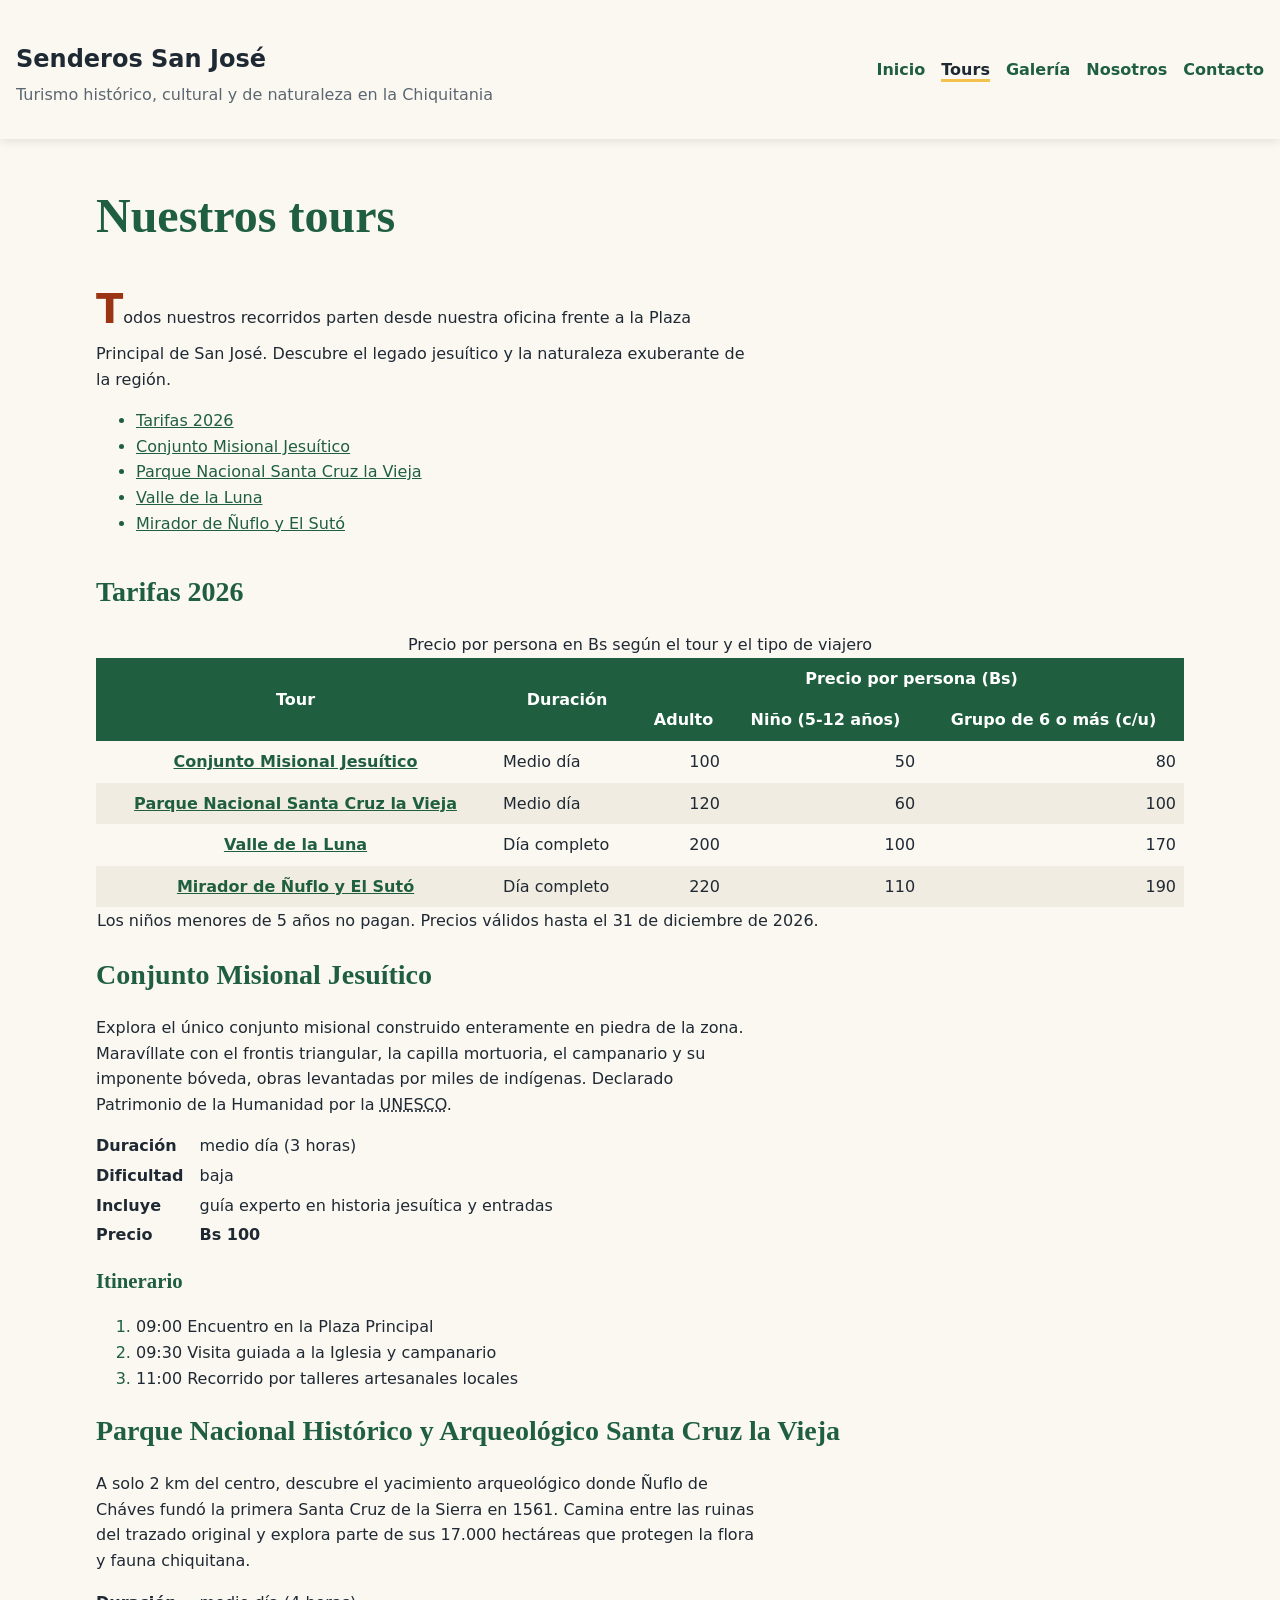
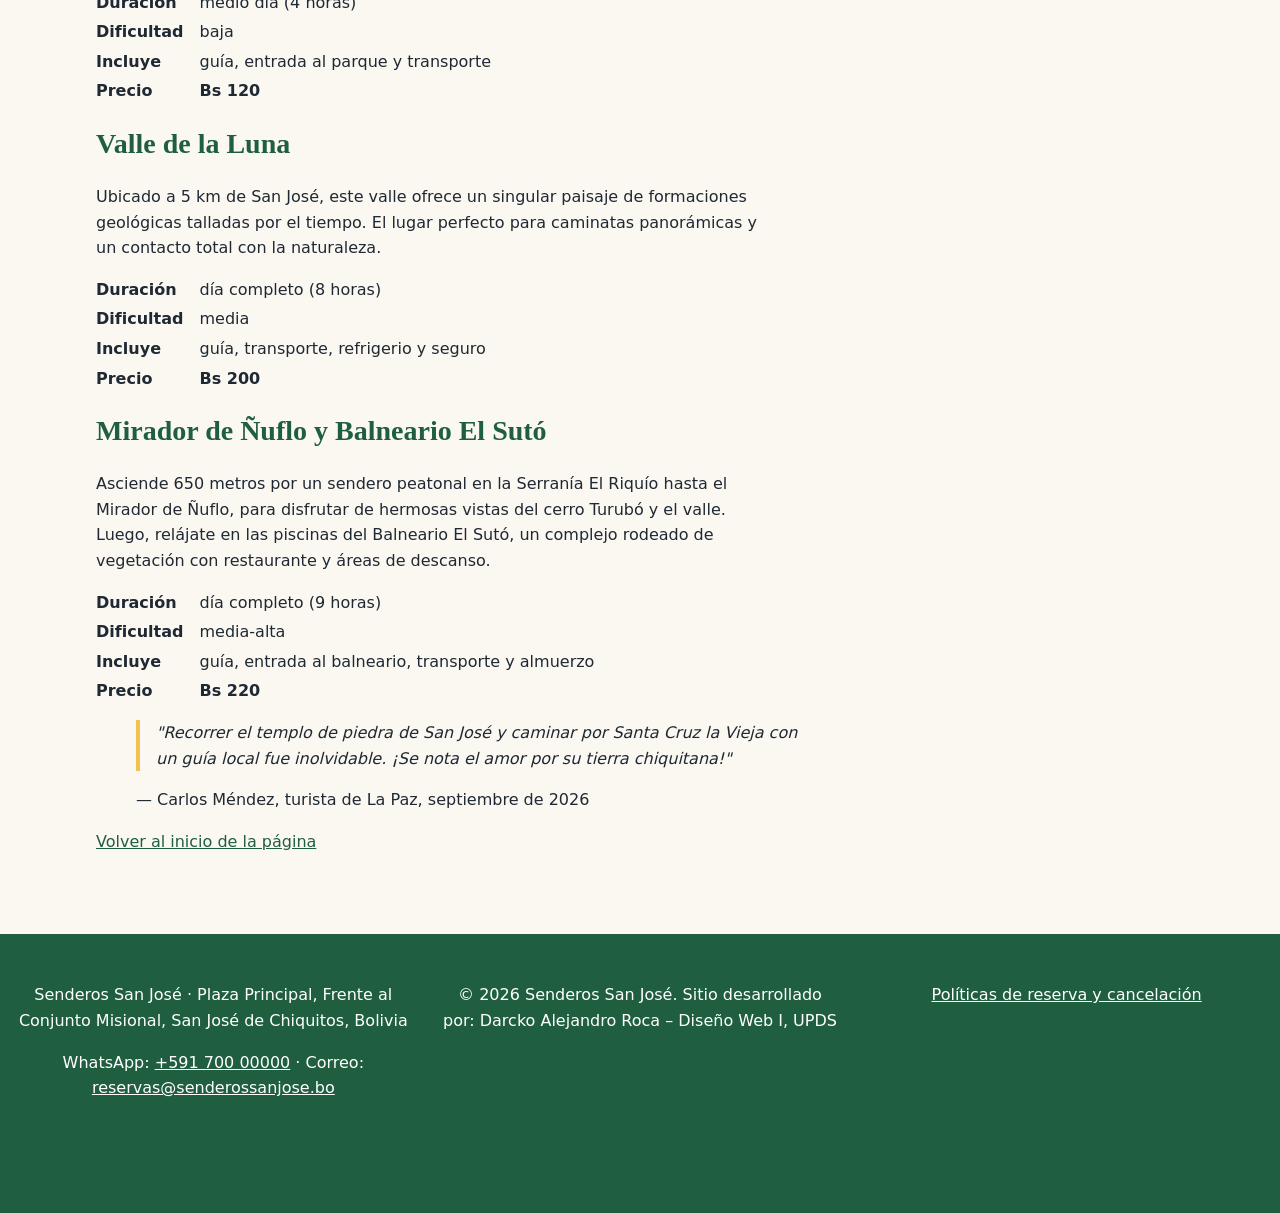
<file: actividad4/tours.html>
<!DOCTYPE html>
<html lang="es">
<head>
  <meta charset="UTF-8">
  <meta name="viewport" content="width=device-width, initial-scale=1.0">
  <title>Nuestros Tours · Senderos San José</title>
  <meta name="description" content="Conoce nuestros tours en San José de Chiquitos: Conjunto Misional, Santa Cruz la Vieja, Valle de la Luna y más.">
  <link rel="canonical" href="https://senderossanjose.bo/tours.html">
  
  <!-- Hoja de estilos principal (Laboratorios 5 a 11) -->
  <link rel="stylesheet" href="css/estilos.css">

  <meta name="theme-color" content="#1f5f3f">
  <link rel="icon" href="img/favicon.svg" type="image/svg+xml">
  <link rel="apple-touch-icon" href="img/apple-touch-icon.png">
</head>
<body>

  <!-- CABECERA Y MENÚ (Con div.marca del Lab 7) -->
  <header>
    <div class="marca">
      <p><strong>Senderos San José</strong></p>
      <p>Turismo histórico, cultural y de naturaleza en la Chiquitania</p>
    </div>
    <nav aria-label="Menú principal">
      <ul>
        <li><a href="index.html">Inicio</a></li>
        <li><a href="tours.html" aria-current="page">Tours</a></li>
        <li><a href="galeria.html">Galería</a></li>
        <li><a href="nosotros.html">Nosotros</a></li>
        <li><a href="contacto.html">Contacto</a></li>
      </ul>
    </nav>
  </header>

  <!-- CONTENIDO PRINCIPAL -->
  <main>
    <h1 id="arriba">Nuestros tours</h1>
    <p>Todos nuestros recorridos parten desde nuestra oficina frente a la Plaza Principal de San José. Descubre el legado jesuítico y la naturaleza exuberante de la región.</p>

    <!-- Índice de navegación interna -->
    <nav aria-label="Tours en esta página">
      <ul>
        <li><a href="#tarifas">Tarifas 2026</a></li>
        <li><a href="#misiones">Conjunto Misional Jesuítico</a></li>
        <li><a href="#santacruzvieja">Parque Nacional Santa Cruz la Vieja</a></li>
        <li><a href="#valleluna">Valle de la Luna</a></li>
        <li><a href="#mirador">Mirador de Ñuflo y El Sutó</a></li>
      </ul>
    </nav>

    <!-- TABLA DE TARIFAS (Con class="tabla-desplazable" y tabindex="0" del Lab 6) -->
    <section id="tarifas" class="tabla-desplazable" aria-labelledby="tarifas-titulo" tabindex="0">
      <h2 id="tarifas-titulo">Tarifas 2026</h2>
      <table>
        <caption>Precio por persona en Bs según el tour y el tipo de viajero</caption>
        <thead>
          <tr>
            <th scope="col" rowspan="2">Tour</th>
            <th scope="col" rowspan="2">Duración</th>
            <th scope="colgroup" colspan="3">Precio por persona (Bs)</th>
          </tr>
          <tr>
            <th scope="col">Adulto</th>
            <th scope="col">Niño (5-12 años)</th>
            <th scope="col">Grupo de 6 o más (c/u)</th>
          </tr>
        </thead>
        <tbody>
          <tr>
            <th scope="row"><a href="#misiones">Conjunto Misional Jesuítico</a></th>
            <td>Medio día</td>
            <td>100</td>
            <td>50</td>
            <td>80</td>
          </tr>
          <tr>
            <th scope="row"><a href="#santacruzvieja">Parque Nacional Santa Cruz la Vieja</a></th>
            <td>Medio día</td>
            <td>120</td>
            <td>60</td>
            <td>100</td>
          </tr>
          <tr>
            <th scope="row"><a href="#valleluna">Valle de la Luna</a></th>
            <td>Día completo</td>
            <td>200</td>
            <td>100</td>
            <td>170</td>
          </tr>
          <tr>
            <th scope="row"><a href="#mirador">Mirador de Ñuflo y El Sutó</a></th>
            <td>Día completo</td>
            <td>220</td>
            <td>110</td>
            <td>190</td>
          </tr>
        </tbody>
        <tfoot>
          <tr>
            <td colspan="5">Los niños menores de 5 años no pagan. Precios válidos hasta el 31 de diciembre de 2026.</td>
          </tr>
        </tfoot>
      </table>
    </section>

    <!-- TOUR 1 -->
    <article id="misiones">
      <h2>Conjunto Misional Jesuítico</h2>
      <p>Explora el único conjunto misional construido enteramente en piedra de la zona. Maravíllate con el frontis triangular, la capilla mortuoria, el campanario y su imponente bóveda, obras levantadas por miles de indígenas. Declarado Patrimonio de la Humanidad por la <abbr title="Organización de las Naciones Unidas para la Educación, la Ciencia y la Cultura">UNESCO</abbr>.</p>
      <dl>
        <dt>Duración</dt><dd>medio día (3 horas)</dd>
        <dt>Dificultad</dt><dd>baja</dd>
        <dt>Incluye</dt><dd>guía experto en historia jesuítica y entradas</dd>
        <dt>Precio</dt><dd><strong>Bs 100</strong></dd>
      </dl>
      <h3>Itinerario</h3>
      <ol>
        <li><time datetime="09:00">09:00</time> Encuentro en la Plaza Principal</li>
        <li><time datetime="09:30">09:30</time> Visita guiada a la Iglesia y campanario</li>
        <li><time datetime="11:00">11:00</time> Recorrido por talleres artesanales locales</li>
      </ol>
    </article>

    <!-- TOUR 2 -->
    <article id="santacruzvieja">
      <h2>Parque Nacional Histórico y Arqueológico Santa Cruz la Vieja</h2>
      <p>A solo 2 km del centro, descubre el yacimiento arqueológico donde Ñuflo de Cháves fundó la primera Santa Cruz de la Sierra en 1561. Camina entre las ruinas del trazado original y explora parte de sus 17.000 hectáreas que protegen la flora y fauna chiquitana.</p>
      <dl>
        <dt>Duración</dt><dd>medio día (4 horas)</dd>
        <dt>Dificultad</dt><dd>baja</dd>
        <dt>Incluye</dt><dd>guía, entrada al parque y transporte</dd>
        <dt>Precio</dt><dd><strong>Bs 120</strong></dd>
      </dl>
    </article>

    <!-- TOUR 3 -->
    <article id="valleluna">
      <h2>Valle de la Luna</h2>
      <p>Ubicado a 5 km de San José, este valle ofrece un singular paisaje de formaciones geológicas talladas por el tiempo. El lugar perfecto para caminatas panorámicas y un contacto total con la naturaleza.</p>
      <dl>
        <dt>Duración</dt><dd>día completo (8 horas)</dd>
        <dt>Dificultad</dt><dd>media</dd>
        <dt>Incluye</dt><dd>guía, transporte, refrigerio y seguro</dd>
        <dt>Precio</dt><dd><strong>Bs 200</strong></dd>
      </dl>
    </article>

    <!-- TOUR 4 -->
    <article id="mirador">
      <h2>Mirador de Ñuflo y Balneario El Sutó</h2>
      <p>Asciende 650 metros por un sendero peatonal en la Serranía El Riquío hasta el Mirador de Ñuflo, para disfrutar de hermosas vistas del cerro Turubó y el valle. Luego, relájate en las piscinas del Balneario El Sutó, un complejo rodeado de vegetación con restaurante y áreas de descanso.</p>
      <dl>
        <dt>Duración</dt><dd>día completo (9 horas)</dd>
        <dt>Dificultad</dt><dd>media-alta</dd>
        <dt>Incluye</dt><dd>guía, entrada al balneario, transporte y almuerzo</dd>
        <dt>Precio</dt><dd><strong>Bs 220</strong></dd>
      </dl>
    </article>

    <!-- Testimonio (Para demostrar el estilo de blockquote del Lab 6) -->
    <figure>
      <blockquote>
        <p>"Recorrer el templo de piedra de San José y caminar por Santa Cruz la Vieja con un guía local fue inolvidable. ¡Se nota el amor por su tierra chiquitana!"</p>
      </blockquote>
      <figcaption>— Carlos Méndez, turista de La Paz, septiembre de 2026</figcaption>
    </figure>

    <p><a href="#arriba">Volver al inicio de la página</a></p>
  </main>

  <!-- PIE DE PÁGINA -->
  <footer>
    <address>
      <p>Senderos San José · Plaza Principal, Frente al Conjunto Misional, San José de Chiquitos, Bolivia</p>
      <p>
        WhatsApp: <a href="https://wa.me/59170000000">+591 700 00000</a> · 
        Correo: <a href="mailto:reservas@senderossanjose.bo">reservas@senderossanjose.bo</a>
      </p>
    </address>
    <p>© 2026 Senderos San José. Sitio desarrollado por: Darcko Alejandro Roca – Diseño Web I, UPDS</p>
    <p><a href="legal/politicas.html">Políticas de reserva y cancelación</a></p>
  </footer>

</body>
</html>
</file>
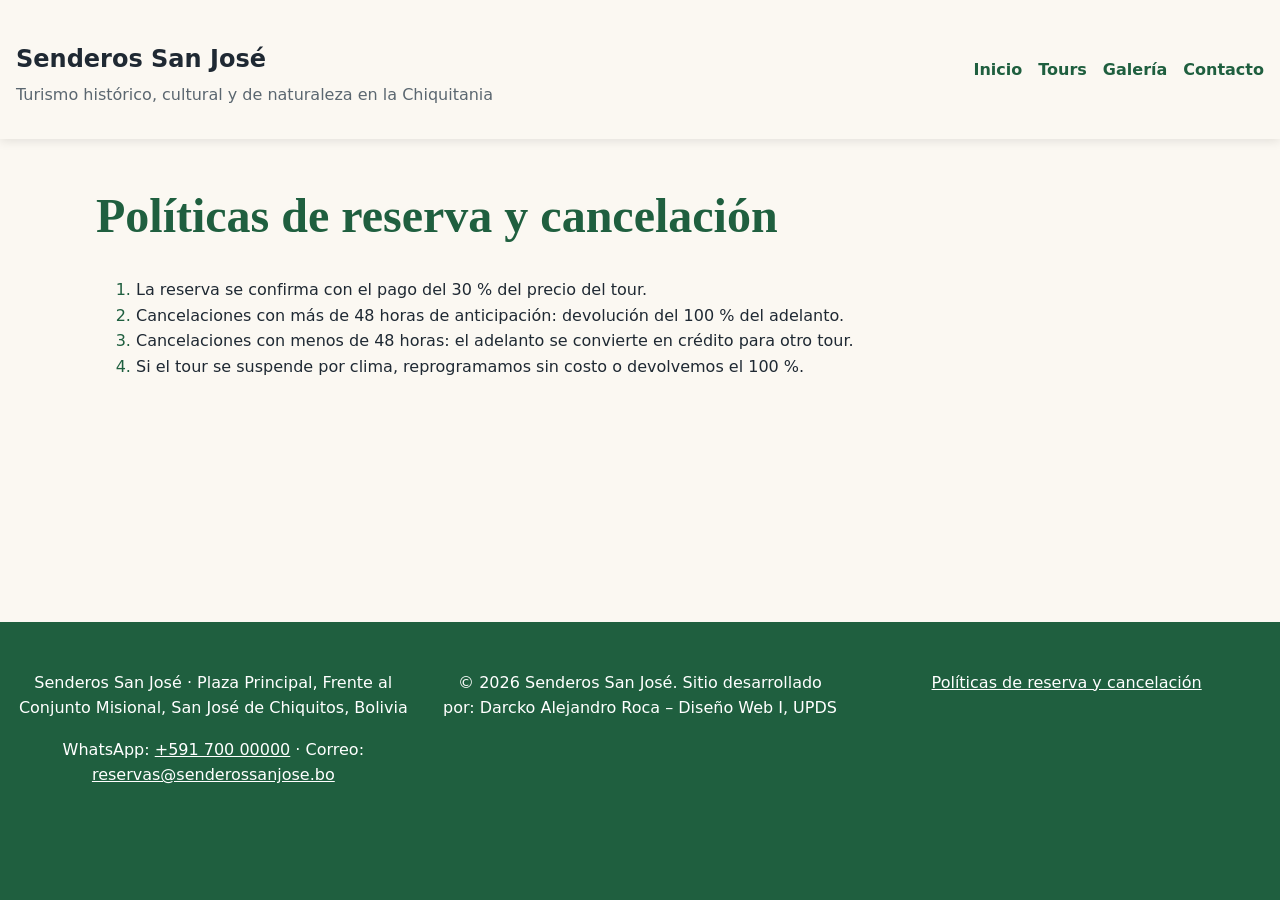
<file: legal/politicas.html>
<!DOCTYPE html>
<html lang="es">
<head>
  <meta charset="UTF-8">
  <meta name="viewport" content="width=device-width, initial-scale=1.0">
  <title>Políticas · Senderos San José</title>
  <meta name="description" content="Conoce nuestras políticas de reserva y cancelación de tours en San José de Chiquitos.">
  
  <!-- Hoja de estilos principal con ../ para salir de la carpeta legal (Lab 5) -->
  <link rel="stylesheet" href="../css/estilos.css">

  <meta name="theme-color" content="#1f5f3f">
  <!-- ¡Atención a la ruta con ../ ! -->
  <link rel="icon" href="../img/favicon.svg" type="image/svg+xml">
  <link rel="apple-touch-icon" href="../img/apple-touch-icon.png">
</head>
<body>

  <!-- CABECERA Y MENÚ (Con div.marca del Lab 7) -->
  <header>
    <div class="marca">
      <p><strong>Senderos San José</strong></p>
      <p>Turismo histórico, cultural y de naturaleza en la Chiquitania</p>
    </div>
    <nav aria-label="Menú principal">
      <!-- ¡Atención a las rutas con ../ ! -->
      <ul>
        <li><a href="../index.html">Inicio</a></li>
        <li><a href="../tours.html">Tours</a></li>
        <li><a href="../galeria.html">Galería</a></li>
        <li><a href="../contacto.html">Contacto</a></li>
      </ul>
    </nav>
  </header>

  <!-- CONTENIDO PRINCIPAL -->
  <main>
    <h1>Políticas de reserva y cancelación</h1>
    
    <ol>
      <li>La reserva se confirma con el pago del 30 % del precio del tour.</li>
      <li>Cancelaciones con más de 48 horas de anticipación: devolución del 100 % del adelanto.</li>
      <li>Cancelaciones con menos de 48 horas: el adelanto se convierte en crédito para otro tour.</li>
      <li>Si el tour se suspende por clima, reprogramamos sin costo o devolvemos el 100 %.</li>
    </ol>
  </main>

  <!-- PIE DE PÁGINA -->
  <footer>
    <address>
      <p>Senderos San José · Plaza Principal, Frente al Conjunto Misional, San José de Chiquitos, Bolivia</p>
      <p>
        WhatsApp: <a href="https://wa.me/59170000000">+591 700 00000</a> · 
        Correo: <a href="mailto:reservas@senderossanjose.bo">reservas@senderossanjose.bo</a>
      </p>
    </address>
    <p>© 2026 Senderos San José. Sitio desarrollado por: Darcko Alejandro Roca – Diseño Web I, UPDS</p>
    <!-- ¡Atención a la ruta! No necesita ../ porque ya estamos en la misma carpeta legal -->
    <p><a href="politicas.html" aria-current="page">Políticas de reserva y cancelación</a></p>
  </footer>

</body>
</html>
</file>
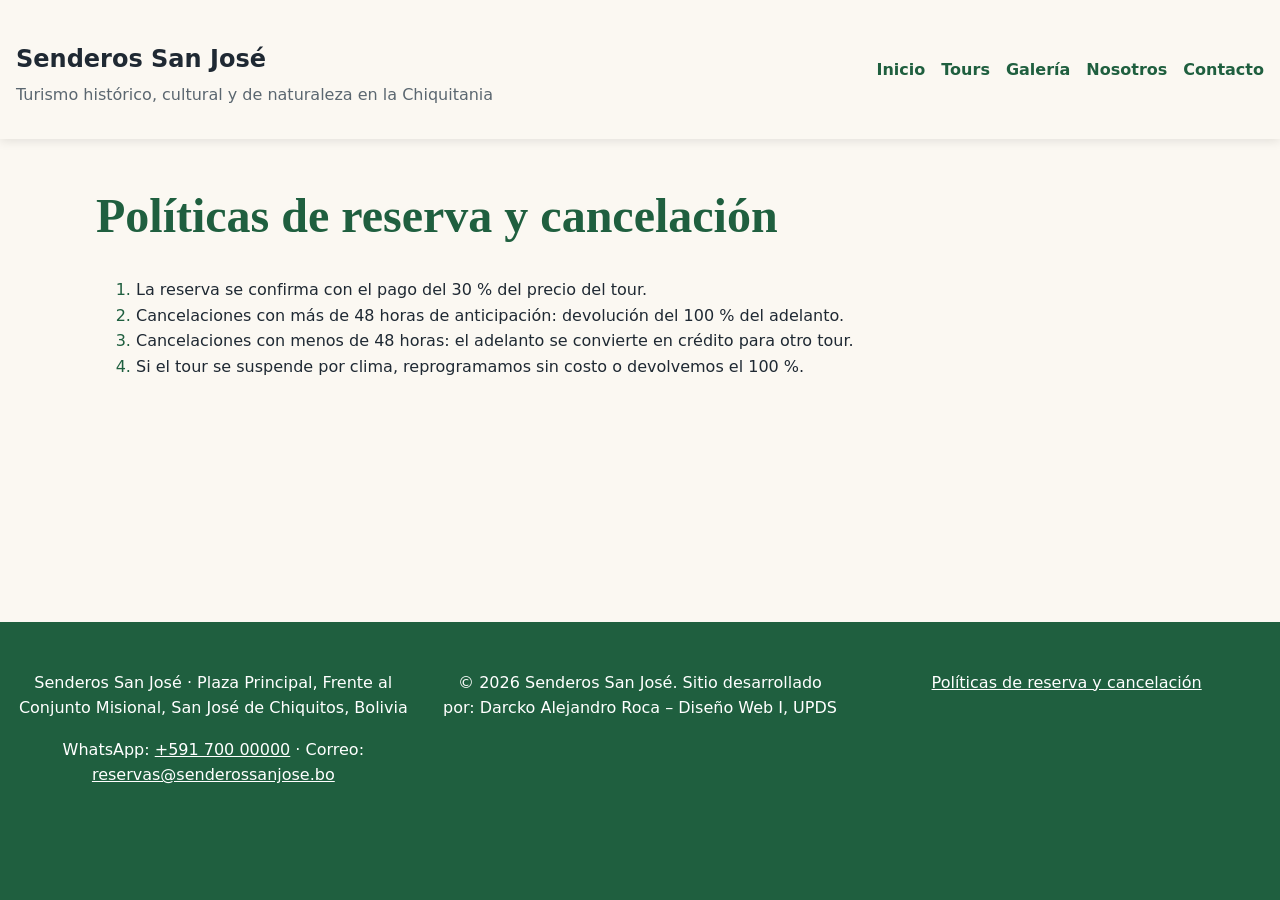
<file: actividad4/legal/politicas.html>
<!DOCTYPE html>
<html lang="es">
<head>
  <meta charset="UTF-8">
  <meta name="viewport" content="width=device-width, initial-scale=1.0">
  <title>Políticas · Senderos San José</title>
  <meta name="description" content="Conoce nuestras políticas de reserva y cancelación de tours en San José de Chiquitos.">
  <link rel="canonical" href="https://senderossanjose.bo/legal/politicas.html">
  
  <!-- Hoja de estilos principal con ../ para salir de la carpeta legal (Lab 5) -->
  <link rel="stylesheet" href="../css/estilos.css">

  <meta name="theme-color" content="#1f5f3f">
  <!-- ¡Atención a la ruta con ../ ! -->
  <link rel="icon" href="../img/favicon.svg" type="image/svg+xml">
  <link rel="apple-touch-icon" href="../img/apple-touch-icon.png">
</head>
<body>

  <!-- CABECERA Y MENÚ (Con div.marca del Lab 7) -->
  <header>
    <div class="marca">
      <p><strong>Senderos San José</strong></p>
      <p>Turismo histórico, cultural y de naturaleza en la Chiquitania</p>
    </div>
    <nav aria-label="Menú principal">
      <!-- ¡Atención a las rutas con ../ ! -->
      <ul>
        <li><a href="../index.html">Inicio</a></li>
        <li><a href="../tours.html">Tours</a></li>
        <li><a href="../galeria.html">Galería</a></li>
        <li><a href="../nosotros.html">Nosotros</a></li>
        <li><a href="../contacto.html">Contacto</a></li>
      </ul>
    </nav>
  </header>

  <!-- CONTENIDO PRINCIPAL -->
  <main>
    <h1>Políticas de reserva y cancelación</h1>
    
    <ol>
      <li>La reserva se confirma con el pago del 30 % del precio del tour.</li>
      <li>Cancelaciones con más de 48 horas de anticipación: devolución del 100 % del adelanto.</li>
      <li>Cancelaciones con menos de 48 horas: el adelanto se convierte en crédito para otro tour.</li>
      <li>Si el tour se suspende por clima, reprogramamos sin costo o devolvemos el 100 %.</li>
    </ol>
  </main>

  <!-- PIE DE PÁGINA -->
  <footer>
    <address>
      <p>Senderos San José · Plaza Principal, Frente al Conjunto Misional, San José de Chiquitos, Bolivia</p>
      <p>
        WhatsApp: <a href="https://wa.me/59170000000">+591 700 00000</a> · 
        Correo: <a href="mailto:reservas@senderossanjose.bo">reservas@senderossanjose.bo</a>
      </p>
    </address>
    <p>© 2026 Senderos San José. Sitio desarrollado por: Darcko Alejandro Roca – Diseño Web I, UPDS</p>
    <!-- ¡Atención a la ruta! No necesita ../ porque ya estamos en la misma carpeta legal -->
    <p><a href="politicas.html" aria-current="page">Políticas de reserva y cancelación</a></p>
  </footer>

</body>
</html>
</file>
<file: css/estilos.css>
/* ==========================================================================
   Senderos San José — Hoja de estilos principal
   Laboratorios 5 a 11 (Diseño Web I, UPDS)

   Orden de la hoja:
     Lab 5  · secciones 1-5    variables, reset, tipografía, enlaces, main
     Lab 6  · secciones 6-11   selectores, pseudoclases y pseudoelementos
     Lab 7  · secciones 12-15  cabecera, tarjetas, botón flotante, pie
     Lab 8  · secciones 16-20  CSS Grid (esqueleto, portada, galería, fichas, pie)
     Lab 9  · secciones 21-25  tokens semánticos, mobile-first, modo oscuro, impresión
     Lab 11 · secciones 26-28  transiciones, animación y reduced-motion

   REGLA DEL LAB 9: ningún color está escrito a mano fuera de :root, del bloque
   de modo oscuro (sección 24) y del bloque de impresión (sección 25).
   ========================================================================== */

/* ---------- 1. Variables (la identidad de la marca en un solo lugar) ---------- */
:root {
  /* Colores de la marca (Bosque Chiquitano, Sol y Tierra/Piedra Misional) */
  --color-bosque: #1f5f3f;   /* verde principal (títulos, enlaces) */
  --color-sol: #f2c14e;      /* dorado de acento (botones, subrayado activo) */
  --color-tierra: #9a3412;   /* terracota misional (hover, foco, drop cap) */
  --color-texto: #1f2933;    /* texto principal */
  --color-suave: #5b6770;    /* texto secundario / eslogan / enlaces visitados */
  --color-fondo: #fbf8f2;    /* fondo crema cálido */

  /* ---- 21. Tokens SEMÁNTICOS (Lab 9): nombran la FUNCIÓN, no el color ---- */
  --color-superficie: #ffffff;          /* tarjetas, campos, article:target */
  --color-borde: #ddd6c7;               /* bordes suaves */
  --color-borde-fuerte: #b9b2a3;        /* borde de los campos del formulario */
  --color-cebra: #f1ece1;               /* filas pares de la tabla */
  --color-resalte: #fbeecb;             /* fila bajo el puntero */
  --color-error-fondo: #fdf1ec;         /* campo con error */
  --color-marca-fondo: #1f5f3f;         /* fondos de marca: pie, encabezado de tabla, botón flotante */
  --color-texto-sobre-marca: #ffffff;   /* texto sobre fondos de marca/acento */
  --color-texto-sobre-sol: #1f2933;     /* texto sobre el dorado (.boton, ::selection): NO cambia en oscuro */
  --color-acento-fondo: #9a3412;        /* fondo de .insignia y hover del botón flotante: NO cambia en oscuro */

  /* Capa oscura de la portada (siempre oscura: el texto de encima es blanco) */
  --velo-rgb: 15 35 25;

  /* Sombras (también son colores: viven aquí) */
  --sombra-cabecera: 0 2px 10px rgb(0 0 0 / 0.1);
  --sombra-tarjeta: 0 4px 12px rgb(31 41 51 / 0.06);
  --sombra-tarjeta-elevada: 0 10px 24px rgb(31 41 51 / 0.14);
  --sombra-flotante: 0 4px 12px rgb(0 0 0 / 0.3);
  --sombra-error: 0 0 5px rgb(154 52 18 / 0.2);

  /* Tipografías */
  --fuente-texto: system-ui, -apple-system, "Segoe UI", Roboto, sans-serif;
  --fuente-titulos: Georgia, "Times New Roman", serif;

  /* Reto Lab 5: Variable para bordes redondeados */
  --radio: 0.5rem;

  /* Lab 9: le dice al navegador que el sitio soporta claro y oscuro
     (así los controles nativos —campos, barras de scroll— también cambian) */
  color-scheme: light dark;
}

/* ---------- 2. Reset moderno (Laboratorio 5) ---------- */
*, *::before, *::after {
  box-sizing: border-box;
}

body {
  margin: 0;
}

/* La regla de oro de las imágenes y medios */
img, picture, video {
  display: block;
  max-width: 100%;
  height: auto;
  border-radius: var(--radio);
}

/* El iframe NO lleva height:auto (se encogería a 150px) */
iframe {
  display: block;
  width: 100%;   /* el atributo width="600" del HTML es solo la medida de reserva; en pantalla ocupa todo el ancho */
  max-width: 100%;
  border: 0;
  border-radius: var(--radio);
}

input, select, textarea, button {
  font: inherit;
}

/* ---------- 3. Tipografía y colores base (Laboratorio 5) ---------- */
body {
  font-family: var(--fuente-texto);
  font-size: 1rem;
  line-height: 1.6;
  color: var(--color-texto);
  background-color: var(--color-fondo);
}

h1, h2, h3 {
  font-family: var(--fuente-titulos);
  color: var(--color-bosque);
  line-height: 1.2;
}

/* Tamaños con rem y h1 fluido con clamp() */
h1 {
  font-size: clamp(2rem, 1.5rem + 3vw, 3rem);
}

h2 {
  font-size: 1.75rem;
}

h3 {
  font-size: 1.3rem;
}

/* Reto Lab 5: Modo de lectura cómoda */
p {
  max-width: 65ch;
}

/* ---------- 4. Enlaces (Laboratorio 5) ---------- */
a {
  color: var(--color-bosque);
}

a:hover {
  color: var(--color-tierra);
}

/* ---------- 5. Espaciado básico del contenido (Laboratorio 5) ---------- */
main {
  max-width: 70rem;
  margin-inline: auto;
  padding: 1rem;
}

/* ==========================================================================
   LABORATORIO 6: SELECTORES, PSEUDOCLASES Y PSEUDOELEMENTOS
   ========================================================================== */

/* ---------- 6. Foco visible y Selección ---------- */
:focus-visible {
  outline: 3px solid var(--color-tierra);
  outline-offset: 3px;
}

::selection {
  background-color: var(--color-sol);
  color: var(--color-texto-sobre-sol);
}

/* ---------- 7. Menú y página actual ---------- */
.marca p:first-child {
  font-size: 1.5rem;
  margin-bottom: 0.2rem;
}

.marca p:nth-child(2) {
  color: var(--color-suave);
  margin-top: 0;
}

header nav ul {
  list-style: none;
  padding: 0;
}

header nav li {
  margin-inline-end: 0;
}

header nav a {
  text-decoration: none;
  font-weight: 600;
}

header nav a:hover {
  text-decoration: underline;
}

header nav a[aria-current="page"] {
  color: var(--color-texto);
  border-block-end: 3px solid var(--color-sol);
}

/* ---------- 8. Botones y enlaces externos ---------- */
.boton {
  display: inline-block;
  background-color: var(--color-sol);
  color: var(--color-texto-sobre-sol);
  font-weight: 700;
  text-decoration: none;
  padding: 0.75em 1.5em;
  border: 2px solid var(--color-sol);
  border-radius: 999px;
  cursor: pointer;
}

.boton:hover {
  background-color: var(--color-fondo);
  color: var(--color-bosque);
  border-color: var(--color-bosque);
}

.boton:active {
  transform: translateY(1px);
}

a[target="_blank"]::after {
  content: " ↗";
}

/* ---------- 9. Listas y texto ---------- */
li::marker {
  color: var(--color-bosque);
}

blockquote {
  border-left: 4px solid var(--color-sol);
  padding-left: 1rem;
  margin-left: 0;
  font-style: italic;
}

dt {
  font-weight: bold;
}

main > p:first-of-type::first-letter {
  font-size: 2.5rem;
  color: var(--color-tierra);
  font-weight: bold;
}

a:visited {
  color: var(--color-suave);
}

/* ---------- 10. Tabla y :target ---------- */
table {
  border-collapse: collapse;
  width: 100%;
}

thead th {
  background-color: var(--color-marca-fondo);
  color: var(--color-texto-sobre-marca);
  padding: 0.5rem;
}

tbody td, tbody th {
  padding: 0.5rem;
}

tbody tr:nth-child(even) {
  background-color: var(--color-cebra);
}

tbody tr:hover {
  background-color: var(--color-resalte);
}

tbody td:nth-child(n + 3) {
  text-align: end;
  font-variant-numeric: tabular-nums;
}

.tabla-desplazable {
  overflow-x: auto;
}

article:target {
  background-color: var(--color-superficie);
  outline: 3px solid var(--color-sol);
  padding: 1rem;
  border-radius: var(--radio);
}

/* ---------- 11. Formulario ---------- */
label {
  display: block;
  font-weight: 600;
}

input[type="radio"] + label,
input[type="checkbox"] + label {
  display: inline;
  font-weight: 400;
}

input:not([type="radio"], [type="checkbox"]),
select, textarea {
  display: block;
  width: 100%;
  max-width: 30rem;
  padding: 0.5rem 0.75rem;
  border: 2px solid var(--color-borde-fuerte);
  border-radius: var(--radio);
  background-color: var(--color-superficie);
  color: var(--color-texto);
}

input:user-invalid, select:user-invalid {
  border-color: var(--color-tierra);
  background-color: var(--color-error-fondo);
}

fieldset {
  border-color: var(--color-borde-fuerte);
}

fieldset:has(:user-invalid) {
  border-color: var(--color-tierra);
  box-shadow: var(--sombra-error);
}

/* ==========================================================================
   LABORATORIO 7: MODELO DE CAJA, POSICIONAMIENTO Y FLEXBOX
   ========================================================================== */

/* ---------- 12. Cabecera y Flexbox (BASE = celular; la cabecera fija llega en la sección 23) ---------- */
header {
  background-color: var(--color-fondo);
  box-shadow: var(--sombra-cabecera);
  display: flex;
  flex-wrap: wrap;
  align-items: center;
  justify-content: space-between;
  gap: 0.5rem 2rem;
  padding: 1rem;
}

header nav ul {
  display: flex;
  flex-wrap: wrap;
  gap: 0.25rem 1rem;
}

[id] {
  scroll-margin-top: 1rem;
}

/* ---------- 13. Tarjetas con Flexbox ---------- */
.tarjetas {
  display: flex;
  flex-wrap: wrap;
  gap: 1.5rem;
}

.tarjeta {
  position: relative;
  flex: 1 1 16rem;
  padding: 1rem;
  border: 1px solid var(--color-borde);
  background-color: var(--color-superficie);
  margin: 0;
  border-radius: 0.75rem;
  box-shadow: var(--sombra-tarjeta);
}

.insignia {
  position: absolute;
  top: 1.5rem;
  left: 1.5rem;
  background-color: var(--color-acento-fondo);
  color: var(--color-texto-sobre-marca);
  padding: 0.25rem 0.75rem;
  border-radius: 999px;
  font-size: 0.85rem;
  font-weight: bold;
  margin: 0;
  z-index: 5;
}

.tarjeta img {
  aspect-ratio: 3 / 2;
  object-fit: cover;
  margin-bottom: 1rem;
  width: 100%;
}

/* ---------- 14. Botón flotante de WhatsApp ---------- */
.whatsapp-flotante {
  position: fixed;
  right: 1.5rem;
  bottom: 1.5rem;
  z-index: 20;
  background-color: var(--color-marca-fondo);
  color: var(--color-texto-sobre-marca);
  padding: 1rem 1.5rem;
  border-radius: 999px;
  font-weight: bold;
  text-decoration: none;
  box-shadow: var(--sombra-flotante);
}

.whatsapp-flotante:hover {
  background-color: var(--color-acento-fondo);
  color: var(--color-texto-sobre-marca);
}

/* ---------- 15. Pie de página (Footer) ---------- */
footer {
  background-color: var(--color-marca-fondo);
  color: var(--color-texto-sobre-marca);
  padding: 2rem 1rem 6rem 1rem;
  text-align: center;
  margin-top: 3rem;
}

footer a {
  color: var(--color-texto-sobre-marca);
  text-decoration: underline;
}

footer a:hover {
  color: var(--color-sol);
}

footer address {
  font-style: normal;
}

/* ==========================================================================
   LABORATORIO 8: CSS GRID
   ========================================================================== */

/* ---------- 16. Esqueleto de la página con áreas nombradas ---------- */
body {
  display: grid;
  grid-template-areas:
    "cabecera"
    "principal"
    "pie";
  grid-template-columns: minmax(0, 1fr);   /* la única columna nunca es más ancha que la pantalla */
  grid-template-rows: auto 1fr auto;   /* 1fr = "todo el espacio que sobre": el pie queda abajo */
  min-height: 100dvh;
}

header { grid-area: cabecera; }

main {
  grid-area: principal;
  min-width: 0;   /* ¡importante! sin esto la tabla de tarifas ensancha la columna y la página desborda en 390 px */
  width: 100%;    /* con margin-inline:auto (sección 5) un ítem de grid ya no se estira: se encoge al contenido
                     y la tabla lo ensanchaba igual; width:100% lo ata al ancho de la columna */
}

footer { grid-area: pie; }

/* ---------- 17. Portada: texto SOBRE la foto, con Grid (sin position:absolute) ---------- */
.hero {
  display: grid;
  grid-template-areas: "hero";
  border-radius: 1rem;
  overflow: hidden;
}

/* imagen y texto en la MISMA celda */
.hero > * {
  grid-area: hero;
}

.hero img {
  width: 100%;
  height: 100%;
  min-height: 24rem;
  object-fit: cover;
  border-radius: 0;
}

.hero-texto {
  align-self: end;
  padding: 2rem 1rem 1rem;
  /* el degradado garantiza el contraste del texto blanco aunque la foto sea clara */
  background: linear-gradient(to top,
    rgb(var(--velo-rgb) / 0.92),
    rgb(var(--velo-rgb) / 0.55) 70%,
    transparent);
  color: var(--color-texto-sobre-marca);
}

.hero-texto h1 {
  color: inherit;   /* el h1 global es verde: sobre la foto va blanco */
  margin-top: 0;
}

/* ---------- 18. Galería adaptable: SIN una sola media query ---------- */
.galeria {
  display: grid;
  grid-template-columns: repeat(auto-fit, minmax(16rem, 1fr));
  gap: 2rem 1rem;
}

.galeria figure {
  margin: 0;   /* quita el margen por defecto de <figure> (40px a cada lado) */
}

.galeria h2 {
  margin-top: 0;
}

/* Alineación fina: cada ficha hereda las filas de la galería (subgrid), así las fotos
   empiezan a la misma altura aunque un título ocupe dos líneas y otro una. */
.galeria > section {
  display: grid;
  grid-row: span 2;
  grid-template-rows: subgrid;
  row-gap: 0.5rem;
}

.galeria img {
  width: 100%;
  aspect-ratio: 3 / 2;
  object-fit: cover;
  border-radius: 0.5rem;
}

/* ---------- 19. Fichas de datos: término | valor en dos columnas alineadas ---------- */
dl {
  display: grid;
  grid-template-columns: max-content 1fr;
  gap: 0.25rem 1rem;
}

dd {
  margin: 0;
}

/* ---------- 20. Pie en columnas automáticas ---------- */
footer {
  display: grid;
  grid-template-columns: repeat(auto-fit, minmax(14rem, 1fr));
  gap: 0.5rem 2rem;
}

/* ==========================================================================
   LABORATORIO 9: RESPONSIVE MOBILE-FIRST Y MODO OSCURO
   ========================================================================== */

/* ---------- 22. BASE para el celular (sin media query) ---------- */
/* La base ya está arriba: la cabecera NO es fija (no tapa medio sitio),
   y el eslogan es pequeño. */
.marca p:nth-child(2) {
  font-size: 0.875rem;
}

/* Los dos fieldset principales de contacto.html: en el celular van apilados */
.form-columnas {
  display: block;
}

/* ---------- 23. Tablet en adelante: AGREGAMOS (breakpoints en em) ---------- */
@media (min-width: 48em) {   /* ≈ 768 px */
  header {
    position: sticky;
    top: 0;
    z-index: 10;
  }

  [id] {
    scroll-margin-top: 8rem;
  }

  .marca p:nth-child(2) {
    font-size: 1rem;
  }

  .hero img {
    min-height: 28rem;
  }

  .hero-texto {
    padding: 3rem 2rem 2rem;
  }
}

/* Escritorio: AGREGAMOS más */
@media (min-width: 64em) {   /* ≈ 1024 px */
  /* el texto se acota a 44rem pero la capa oscura sigue ocupando todo el ancho
     (si el max-width fuera del propio .hero-texto, el degradado terminaría en un borde duro) */
  .hero-texto > * {
    max-width: 44rem;
  }

  .form-columnas {
    display: grid;
    grid-template-columns: 1fr 1fr;
    gap: 0 2rem;
  }
}

/* ---------- 24. Modo oscuro: se redefinen SOLO los tokens, ni una regla más ---------- */
@media (prefers-color-scheme: dark) {
  :root {
    --color-fondo: #121c17;          /* 14.7:1 con el texto */
    --color-texto: #e6ede8;
    --color-suave: #aebbb3;          /* 8.8:1 */
    --color-bosque: #8fd3a9;         /* 10.0:1 */
    --color-tierra: #f4a582;         /* 8.8:1 */
    --color-superficie: #1b2a22;
    --color-borde: #34463c;
    --color-borde-fuerte: #52665a;
    --color-cebra: #18251e;
    --color-resalte: #2a3b31;
    --color-error-fondo: #3a211a;
  }
}

/* ==========================================================================
   LABORATORIO 11: MOVIMIENTO CON PROPÓSITO
   ========================================================================== */

/* ---------- 26. Transiciones: suavizan un CAMBIO DE ESTADO (hover, foco, activo) ---------- */
.boton,
.whatsapp-flotante,
header nav a {
  transition: background-color 0.2s ease,
              color 0.2s ease,
              border-color 0.2s ease,
              transform 0.2s ease;
}

.tarjeta {
  transition: transform 0.25s ease,
              box-shadow 0.25s ease;
}

/* La elevación solo tiene sentido con puntero: en pantallas táctiles no hay "hover" real */
@media (hover: hover) {
  .tarjeta:hover {
    transform: translateY(-4px);
    box-shadow: var(--sombra-tarjeta-elevada);
  }
}

/* ---------- 27. Animación de entrada de la portada (@keyframes) ---------- */
@keyframes aparecer {
  from {
    opacity: 0;
    transform: translateY(1rem);
  }
  to {
    opacity: 1;
    transform: translateY(0);
  }
}

.hero-texto {
  /* cubic-bezier "ease-out-quint": arranca rápido y frena suave (se siente natural) */
  animation: aparecer 0.6s cubic-bezier(0.22, 1, 0.36, 1) both;
}

html {
  scroll-behavior: smooth;   /* los enlaces #ancla del índice de tours se deslizan */
}

/* ---------- 28. Respeto: menos movimiento si el usuario lo pide ---------- */
@media (prefers-reduced-motion: reduce) {
  *, *::before, *::after {
    animation-duration: 0.01ms !important;
    animation-iteration-count: 1 !important;
    transition-duration: 0.01ms !important;
    scroll-behavior: auto !important;
  }
}

/* ==========================================================================
   25. RETO LAB 9: HOJA DE IMPRESIÓN (Ctrl+P de tours.html)
   Va al final para ganarle al modo oscuro: en papel siempre claro y limpio.
   ========================================================================== */
@media print {
  :root {
    color-scheme: light;
    --color-fondo: #ffffff;
    --color-texto: #000000;
    --color-suave: #333333;
    --color-bosque: #000000;
    --color-tierra: #000000;
    --color-superficie: #ffffff;
    --color-borde: #999999;
    --color-cebra: #eeeeee;
    --color-marca-fondo: #ffffff;
    --color-texto-sobre-marca: #000000;
    --sombra-cabecera: none;
    --sombra-tarjeta: none;
  }

  body {
    display: block;
    font-size: 11pt;
  }

  /* fuera lo que no sirve en papel: menú, botón flotante, video, mapa, formulario, botones */
  header nav,
  .whatsapp-flotante,
  video,
  iframe,
  form,
  .boton,
  nav[aria-label="Tours en esta página"] {
    display: none;
  }

  header,
  footer {
    display: block;
    position: static;
    background: none;
    padding: 0.5rem 0;
  }

  footer {
    border-top: 1px solid var(--color-borde);
    text-align: left;
  }

  main {
    max-width: none;
    padding: 0;
  }

  /* una tarjeta o un tour no se parte entre dos hojas */
  article,
  figure,
  tr {
    break-inside: avoid;
  }

  /* en papel no se puede hacer clic: se imprime la dirección del enlace externo */
  main a[href^="http"]::after {
    content: " (" attr(href) ")";
    font-size: 0.85em;
  }
}
/* ==========================================================================
   PORTADA PARALLAX (index.html)
   La ruta de la imagen es relativa al CSS: css/ -> ../img/
   ========================================================================== */
.parallax {
  display: grid;
  align-items: end;                 /* el texto queda abajo, sobre la foto */
  min-height: 70vh;
  min-height: 70dvh;
  border-radius: 1rem;
  overflow: hidden;

  /* Capa 1: degradado oscuro para que el texto blanco se lea.
     Capa 2: la foto. */
  background-image:
    linear-gradient(
      to top,
      rgb(var(--velo-rgb, 15 35 25) / 0.9),
      rgb(var(--velo-rgb, 15 35 25) / 0.45) 60%,
      transparent
    ),
    url("../img/Portada_Prueba.webp");
  background-size: cover;
  background-position: center;
  background-repeat: no-repeat;
  background-color: var(--color-bosque, #1f5f3f);  /* mientras carga la foto */
}

.parallax-texto {
  max-width: 44rem;
  padding: 2rem 1rem 1.5rem;
  color: var(--color-texto-sobre-marca, #ffffff);
}

.parallax-texto h1 {
  margin-top: 0;
  color: inherit;
  text-shadow: 0 2px 8px rgb(0 0 0 / 0.5);
}

.parallax-texto p {
  color: inherit;
}

/* Más espacio en pantallas medianas y grandes */
@media (min-width: 48em) {
  .parallax {
    min-height: 80vh;
    min-height: 80dvh;
  }
  .parallax-texto {
    padding: 3rem 2rem 2.5rem;
  }
}

/* El efecto parallax: solo en pantallas con mouse y si el usuario
   NO pidió menos movimiento. En celulares queda como foto normal. */
@media (min-width: 48em) and (hover: hover) and (prefers-reduced-motion: no-preference) {
  .parallax {
    /* capa 1 (degradado) normal, capa 2 (foto) fija */
    background-attachment: scroll, fixed;
  }
}
</file>
<file: actividad4/css/estilos.css>
/* ==========================================================================
   Senderos San José — Hoja de estilos principal
   Laboratorios 5 a 12 (Diseño Web I, UPDS)

   Orden de la hoja:
     Lab 5  · secciones 1-5    variables, reset, tipografía, enlaces, main
     Lab 6  · secciones 6-11   selectores, pseudoclases y pseudoelementos
     Lab 7  · secciones 12-15  cabecera, tarjetas, botón flotante, pie
     Lab 8  · secciones 16-20  CSS Grid (esqueleto, portada, galería, fichas, pie)
     Lab 9  · secciones 21-25  tokens semánticos, mobile-first, modo oscuro, impresión
     Lab 11 · secciones 26-28  transiciones, animación y reduced-motion
     Lab 12 · secciones 29-33  página "Nosotros": entrada, línea de tiempo, equipo, cifras y preguntas frecuentes

   REGLA DEL LAB 9: ningún color está escrito a mano fuera de :root, del bloque
   de modo oscuro (sección 24) y del bloque de impresión (sección 25).
   ========================================================================== */

/* ---------- 1. Variables (la identidad de la marca en un solo lugar) ---------- */
:root {
  /* Colores de la marca (Bosque Chiquitano, Sol y Tierra/Piedra Misional) */
  --color-bosque: #1f5f3f;   /* verde principal (títulos, enlaces) */
  --color-sol: #f2c14e;      /* dorado de acento (botones, subrayado activo) */
  --color-tierra: #9a3412;   /* terracota misional (hover, foco, drop cap) */
  --color-texto: #1f2933;    /* texto principal */
  --color-suave: #5b6770;    /* texto secundario / eslogan / enlaces visitados */
  --color-fondo: #fbf8f2;    /* fondo crema cálido */

  /* ---- 21. Tokens SEMÁNTICOS (Lab 9): nombran la FUNCIÓN, no el color ---- */
  --color-superficie: #ffffff;          /* tarjetas, campos, article:target */
  --color-borde: #ddd6c7;               /* bordes suaves */
  --color-borde-fuerte: #b9b2a3;        /* borde de los campos del formulario */
  --color-cebra: #f1ece1;               /* filas pares de la tabla */
  --color-resalte: #fbeecb;             /* fila bajo el puntero */
  --color-error-fondo: #fdf1ec;         /* campo con error */
  --color-marca-fondo: #1f5f3f;         /* fondos de marca: pie, encabezado de tabla, botón flotante */
  --color-texto-sobre-marca: #ffffff;   /* texto sobre fondos de marca/acento */
  --color-texto-sobre-sol: #1f2933;     /* texto sobre el dorado (.boton, ::selection): NO cambia en oscuro */
  --color-acento-fondo: #9a3412;        /* fondo de .insignia y hover del botón flotante: NO cambia en oscuro */

  /* Capa oscura de la portada (siempre oscura: el texto de encima es blanco) */
  --velo-rgb: 15 35 25;

  /* Sombras (también son colores: viven aquí) */
  --sombra-cabecera: 0 2px 10px rgb(0 0 0 / 0.1);
  --sombra-tarjeta: 0 4px 12px rgb(31 41 51 / 0.06);
  --sombra-tarjeta-elevada: 0 10px 24px rgb(31 41 51 / 0.14);
  --sombra-flotante: 0 4px 12px rgb(0 0 0 / 0.3);
  --sombra-error: 0 0 5px rgb(154 52 18 / 0.2);

  /* Escala de espacios (múltiplos de 0.25rem = 4px) */
  --espacio-s: 0.5rem;
  --espacio-m: 1rem;
  --espacio-l: 2rem;

  /* Tipografías */
  --fuente-texto: system-ui, -apple-system, "Segoe UI", Roboto, sans-serif;
  --fuente-titulos: Georgia, "Times New Roman", serif;

  /* Reto Lab 5: Variable para bordes redondeados */
  --radio: 0.5rem;

  /* Lab 9: le dice al navegador que el sitio soporta claro y oscuro
     (así los controles nativos —campos, barras de scroll— también cambian) */
  color-scheme: light dark;
}

/* ---------- 2. Reset moderno (Laboratorio 5) ---------- */
*, *::before, *::after {
  box-sizing: border-box;
}

body {
  margin: 0;
}

/* La regla de oro de las imágenes y medios */
img, picture, video {
  display: block;
  max-width: 100%;
  height: auto;
  border-radius: var(--radio);
}

/* El iframe NO lleva height:auto (se encogería a 150px) */
iframe {
  display: block;
  width: 100%;   /* el atributo width="600" del HTML es solo la medida de reserva; en pantalla ocupa todo el ancho */
  max-width: 100%;
  border: 0;
  border-radius: var(--radio);
}

input, select, textarea, button {
  font: inherit;
}

/* ---------- 3. Tipografía y colores base (Laboratorio 5) ---------- */
body {
  font-family: var(--fuente-texto);
  font-size: 1rem;
  line-height: 1.6;
  color: var(--color-texto);
  background-color: var(--color-fondo);
}

h1, h2, h3 {
  font-family: var(--fuente-titulos);
  color: var(--color-bosque);
  line-height: 1.2;
}

/* Tamaños con rem y h1 fluido con clamp() */
h1 {
  font-size: clamp(2rem, 1.5rem + 3vw, 3rem);
}

h2 {
  font-size: 1.75rem;
}

h3 {
  font-size: 1.3rem;
}

/* Reto Lab 5: Modo de lectura cómoda */
p {
  max-width: 65ch;
}

/* ---------- 4. Enlaces (Laboratorio 5) ---------- */
a {
  color: var(--color-bosque);
}

a:hover {
  color: var(--color-tierra);
}

/* ---------- 5. Espaciado básico del contenido (Laboratorio 5) ---------- */
main {
  max-width: 70rem;
  margin-inline: auto;
  padding: 1rem;
}

/* ==========================================================================
   LABORATORIO 6: SELECTORES, PSEUDOCLASES Y PSEUDOELEMENTOS
   ========================================================================== */

/* ---------- 6. Foco visible y Selección ---------- */
:focus-visible {
  outline: 3px solid var(--color-tierra);
  outline-offset: 3px;
}

::selection {
  background-color: var(--color-sol);
  color: var(--color-texto-sobre-sol);
}

/* ---------- 7. Menú y página actual ---------- */
.marca p:first-child {
  font-size: 1.5rem;
  margin-bottom: 0.2rem;
}

.marca p:nth-child(2) {
  color: var(--color-suave);
  margin-top: 0;
}

header nav ul {
  list-style: none;
  padding: 0;
}

header nav li {
  margin-inline-end: 0;
}

header nav a {
  text-decoration: none;
  font-weight: 600;
}

header nav a:hover {
  text-decoration: underline;
}

header nav a[aria-current="page"] {
  color: var(--color-texto);
  border-block-end: 3px solid var(--color-sol);
}

/* ---------- 8. Botones y enlaces externos ---------- */
.boton {
  display: inline-block;
  background-color: var(--color-sol);
  color: var(--color-texto-sobre-sol);
  font-weight: 700;
  text-decoration: none;
  padding: 0.75em 1.5em;
  border: 2px solid var(--color-sol);
  border-radius: 999px;
  cursor: pointer;
}

.boton:hover {
  background-color: var(--color-fondo);
  color: var(--color-bosque);
  border-color: var(--color-bosque);
}

.boton:active {
  transform: translateY(1px);
}

a[target="_blank"]::after {
  content: " ↗";
}

/* ---------- 9. Listas y texto ---------- */
li::marker {
  color: var(--color-bosque);
}

blockquote {
  border-left: 4px solid var(--color-sol);
  padding-left: 1rem;
  margin-left: 0;
  font-style: italic;
}

dt {
  font-weight: bold;
}

main > p:first-of-type::first-letter {
  font-size: 2.5rem;
  color: var(--color-tierra);
  font-weight: bold;
}

a:visited {
  color: var(--color-suave);
}

/* ---------- 10. Tabla y :target ---------- */
table {
  border-collapse: collapse;
  width: 100%;
}

thead th {
  background-color: var(--color-marca-fondo);
  color: var(--color-texto-sobre-marca);
  padding: 0.5rem;
}

tbody td, tbody th {
  padding: 0.5rem;
}

tbody tr:nth-child(even) {
  background-color: var(--color-cebra);
}

tbody tr:hover {
  background-color: var(--color-resalte);
}

tbody td:nth-child(n + 3) {
  text-align: end;
  font-variant-numeric: tabular-nums;
}

.tabla-desplazable {
  overflow-x: auto;
}

article:target {
  background-color: var(--color-superficie);
  outline: 3px solid var(--color-sol);
  padding: 1rem;
  border-radius: var(--radio);
}

/* ---------- 11. Formulario ---------- */
label {
  display: block;
  font-weight: 600;
}

input[type="radio"] + label,
input[type="checkbox"] + label {
  display: inline;
  font-weight: 400;
}

input:not([type="radio"], [type="checkbox"]),
select, textarea {
  display: block;
  width: 100%;
  max-width: 30rem;
  padding: 0.5rem 0.75rem;
  border: 2px solid var(--color-borde-fuerte);
  border-radius: var(--radio);
  background-color: var(--color-superficie);
  color: var(--color-texto);
}

input:user-invalid, select:user-invalid {
  border-color: var(--color-tierra);
  background-color: var(--color-error-fondo);
}

fieldset {
  border-color: var(--color-borde-fuerte);
}

fieldset:has(:user-invalid) {
  border-color: var(--color-tierra);
  box-shadow: var(--sombra-error);
}

/* ==========================================================================
   LABORATORIO 7: MODELO DE CAJA, POSICIONAMIENTO Y FLEXBOX
   ========================================================================== */

/* ---------- 12. Cabecera y Flexbox (BASE = celular; la cabecera fija llega en la sección 23) ---------- */
header {
  background-color: var(--color-fondo);
  box-shadow: var(--sombra-cabecera);
  display: flex;
  flex-wrap: wrap;
  align-items: center;
  justify-content: space-between;
  gap: 0.5rem 2rem;
  padding: 1rem;
}

header nav ul {
  display: flex;
  flex-wrap: wrap;
  gap: 0.25rem 1rem;
}

[id] {
  scroll-margin-top: 1rem;
}

/* ---------- 13. Tarjetas con Flexbox ---------- */
.tarjetas {
  display: flex;
  flex-wrap: wrap;
  gap: 1.5rem;
}

.tarjeta {
  position: relative;
  flex: 1 1 16rem;
  padding: 1rem;
  border: 1px solid var(--color-borde);
  background-color: var(--color-superficie);
  margin: 0;
  border-radius: 0.75rem;
  box-shadow: var(--sombra-tarjeta);
}

.insignia {
  position: absolute;
  top: 1.5rem;
  left: 1.5rem;
  background-color: var(--color-acento-fondo);
  color: var(--color-texto-sobre-marca);
  padding: 0.25rem 0.75rem;
  border-radius: 999px;
  font-size: 0.85rem;
  font-weight: bold;
  margin: 0;
  z-index: 5;
}

.tarjeta img {
  aspect-ratio: 3 / 2;
  object-fit: cover;
  margin-bottom: 1rem;
  width: 100%;
}

/* ---------- 14. Botón flotante de WhatsApp ---------- */
.whatsapp-flotante {
  position: fixed;
  right: 1.5rem;
  bottom: 1.5rem;
  z-index: 20;
  background-color: var(--color-marca-fondo);
  color: var(--color-texto-sobre-marca);
  padding: 1rem 1.5rem;
  border-radius: 999px;
  font-weight: bold;
  text-decoration: none;
  box-shadow: var(--sombra-flotante);
}

.whatsapp-flotante:hover {
  background-color: var(--color-acento-fondo);
  color: var(--color-texto-sobre-marca);
}

/* ---------- 15. Pie de página (Footer) ---------- */
footer {
  background-color: var(--color-marca-fondo);
  color: var(--color-texto-sobre-marca);
  padding: 2rem 1rem 6rem 1rem;
  text-align: center;
  margin-top: 3rem;
}

footer a {
  color: var(--color-texto-sobre-marca);
  text-decoration: underline;
}

footer a:hover {
  color: var(--color-sol);
}

footer address {
  font-style: normal;
}

/* ==========================================================================
   LABORATORIO 8: CSS GRID
   ========================================================================== */

/* ---------- 16. Esqueleto de la página con áreas nombradas ---------- */
body {
  display: grid;
  grid-template-areas:
    "cabecera"
    "principal"
    "pie";
  grid-template-columns: minmax(0, 1fr);   /* la única columna nunca es más ancha que la pantalla */
  grid-template-rows: auto 1fr auto;   /* 1fr = "todo el espacio que sobre": el pie queda abajo */
  min-height: 100dvh;
}

header { grid-area: cabecera; }

main {
  grid-area: principal;
  min-width: 0;   /* ¡importante! sin esto la tabla de tarifas ensancha la columna y la página desborda en 390 px */
  width: 100%;    /* con margin-inline:auto (sección 5) un ítem de grid ya no se estira: se encoge al contenido
                     y la tabla lo ensanchaba igual; width:100% lo ata al ancho de la columna */
}

footer { grid-area: pie; }

/* ---------- 17. Portada: texto SOBRE la foto, con Grid (sin position:absolute) ---------- */
.hero {
  display: grid;
  grid-template-areas: "hero";
  border-radius: 1rem;
  overflow: hidden;
}

/* imagen y texto en la MISMA celda */
.hero > * {
  grid-area: hero;
}

.hero img {
  width: 100%;
  height: 100%;
  min-height: 24rem;
  object-fit: cover;
  border-radius: 0;
}

.hero-texto {
  align-self: end;
  padding: 2rem 1rem 1rem;
  /* el degradado garantiza el contraste del texto blanco aunque la foto sea clara */
  background: linear-gradient(to top,
    rgb(var(--velo-rgb) / 0.92),
    rgb(var(--velo-rgb) / 0.55) 70%,
    transparent);
  color: var(--color-texto-sobre-marca);
}

.hero-texto h1 {
  color: inherit;   /* el h1 global es verde: sobre la foto va blanco */
  margin-top: 0;
}

/* ---------- 18. Galería adaptable: SIN una sola media query ---------- */
.galeria {
  display: grid;
  grid-template-columns: repeat(auto-fit, minmax(16rem, 1fr));
  gap: 2rem 1rem;
}

.galeria figure {
  margin: 0;   /* quita el margen por defecto de <figure> (40px a cada lado) */
}

.galeria h2 {
  margin-top: 0;
}

/* Alineación fina: cada ficha hereda las filas de la galería (subgrid), así las fotos
   empiezan a la misma altura aunque un título ocupe dos líneas y otro una. */
.galeria > section {
  display: grid;
  grid-row: span 2;
  grid-template-rows: subgrid;
  row-gap: 0.5rem;
}

.galeria img {
  width: 100%;
  aspect-ratio: 3 / 2;
  object-fit: cover;
  border-radius: 0.5rem;
}

/* ---------- 19. Fichas de datos: término | valor en dos columnas alineadas ---------- */
dl {
  display: grid;
  grid-template-columns: max-content 1fr;
  gap: 0.25rem 1rem;
}

dd {
  margin: 0;
}

/* ---------- 20. Pie en columnas automáticas ---------- */
footer {
  display: grid;
  grid-template-columns: repeat(auto-fit, minmax(14rem, 1fr));
  gap: 0.5rem 2rem;
}

/* ==========================================================================
   LABORATORIO 9: RESPONSIVE MOBILE-FIRST Y MODO OSCURO
   ========================================================================== */

/* ---------- 22. BASE para el celular (sin media query) ---------- */
/* La base ya está arriba: la cabecera NO es fija (no tapa medio sitio),
   y el eslogan es pequeño. */
.marca p:nth-child(2) {
  font-size: 0.875rem;
}

/* Los dos fieldset principales de contacto.html: en el celular van apilados */
.form-columnas {
  display: block;
}

/* ---------- 23. Tablet en adelante: AGREGAMOS (breakpoints en em) ---------- */
@media (min-width: 48em) {   /* ≈ 768 px */
  header {
    position: sticky;
    top: 0;
    z-index: 10;
  }

  [id] {
    scroll-margin-top: 8rem;
  }

  .marca p:nth-child(2) {
    font-size: 1rem;
  }

  .hero img {
    min-height: 28rem;
  }

  .hero-texto {
    padding: 3rem 2rem 2rem;
  }
}

/* Escritorio: AGREGAMOS más */
@media (min-width: 64em) {   /* ≈ 1024 px */
  /* el texto se acota a 44rem pero la capa oscura sigue ocupando todo el ancho
     (si el max-width fuera del propio .hero-texto, el degradado terminaría en un borde duro) */
  .hero-texto > * {
    max-width: 44rem;
  }

  .form-columnas {
    display: grid;
    grid-template-columns: 1fr 1fr;
    gap: 0 2rem;
  }
}

/* ---------- 24. Modo oscuro: se redefinen SOLO los tokens, ni una regla más ---------- */
@media (prefers-color-scheme: dark) {
  :root {
    --color-fondo: #121c17;          /* 14.7:1 con el texto */
    --color-texto: #e6ede8;
    --color-suave: #aebbb3;          /* 8.8:1 */
    --color-bosque: #8fd3a9;         /* 10.0:1 */
    --color-tierra: #f4a582;         /* 8.8:1 */
    --color-superficie: #1b2a22;
    --color-borde: #34463c;
    --color-borde-fuerte: #52665a;
    --color-cebra: #18251e;
    --color-resalte: #2a3b31;
    --color-error-fondo: #3a211a;
  }
}

/* ==========================================================================
   LABORATORIO 11: MOVIMIENTO CON PROPÓSITO
   ========================================================================== */

/* ---------- 26. Transiciones: suavizan un CAMBIO DE ESTADO (hover, foco, activo) ---------- */
.boton,
.whatsapp-flotante,
header nav a {
  transition: background-color 0.2s ease,
              color 0.2s ease,
              border-color 0.2s ease,
              transform 0.2s ease;
}

.tarjeta {
  transition: transform 0.25s ease,
              box-shadow 0.25s ease;
}

/* La elevación solo tiene sentido con puntero: en pantallas táctiles no hay "hover" real */
@media (hover: hover) {
  .tarjeta:hover {
    transform: translateY(-4px);
    box-shadow: var(--sombra-tarjeta-elevada);
  }
}

/* ---------- 27. Animación de entrada de la portada (@keyframes) ---------- */
@keyframes aparecer {
  from {
    opacity: 0;
    transform: translateY(1rem);
  }
  to {
    opacity: 1;
    transform: translateY(0);
  }
}

.hero-texto {
  /* cubic-bezier "ease-out-quint": arranca rápido y frena suave (se siente natural) */
  animation: aparecer 0.6s cubic-bezier(0.22, 1, 0.36, 1) both;
}

html {
  scroll-behavior: smooth;   /* los enlaces #ancla del índice de tours se deslizan */
}

/* ---------- 28. Respeto: menos movimiento si el usuario lo pide ---------- */
@media (prefers-reduced-motion: reduce) {
  *, *::before, *::after {
    animation-duration: 0.01ms !important;
    animation-iteration-count: 1 !important;
    transition-duration: 0.01ms !important;
    scroll-behavior: auto !important;
  }
}

/* ==========================================================================
   LABORATORIO 12: PÁGINA "NOSOTROS" — componentes nuevos, mismos tokens (cero colores nuevos)
   ========================================================================== */

/* ---------- 29. Texto de entrada ---------- */
.entrada {
  font-size: 1.15rem;
  max-width: 65ch;
}

/* ---------- 30. Línea de tiempo (una lista ordenada con estilo) ---------- */
.linea-tiempo {
  list-style: none;
  padding-inline-start: var(--espacio-m);
  border-inline-start: 3px solid var(--color-sol);
}

.linea-tiempo li {
  position: relative;
  padding-inline-start: var(--espacio-m);
  margin-block-end: var(--espacio-m);
}

.linea-tiempo li::before {
  content: "";
  position: absolute;
  left: calc(-1 * var(--espacio-m) - 0.45rem - 1.5px);   /* centro del punto sobre el centro de la línea de 3px */
  top: 0.45em;
  width: 0.9rem;
  height: 0.9rem;
  border-radius: 50%;
  background-color: var(--color-marca-fondo);
  border: 3px solid var(--color-fondo);
}

.linea-tiempo strong {
  display: block;
  color: var(--color-bosque);
}

/* ---------- 31. Equipo: tarjetas en cuadrícula ---------- */
.equipo {
  list-style: none;
  padding: 0;
  display: grid;
  grid-template-columns: repeat(auto-fit, minmax(13rem, 1fr));
  gap: var(--espacio-m);
}

.equipo li {
  padding: var(--espacio-m);
  background-color: var(--color-superficie);
  border: 1px solid var(--color-borde);
  border-radius: 0.75rem;
  text-align: center;
}

.equipo h3 {
  margin-block: var(--espacio-s) 0.25rem;
}

.avatar {
  display: grid;
  place-items: center;
  width: 4rem;
  height: 4rem;
  margin-inline: auto;
  border-radius: 50%;
  background-color: var(--color-marca-fondo);
  color: var(--color-texto-sobre-marca);
  font-family: var(--fuente-titulos);
  font-size: 1.3rem;
  font-weight: 700;
}

/* ---------- 32. Cifras de impacto ---------- */
.cifras {
  list-style: none;
  padding: 0;
  display: grid;
  grid-template-columns: repeat(auto-fit, minmax(12rem, 1fr));
  gap: var(--espacio-m);
}

.cifras li {
  padding: var(--espacio-m);
  border-radius: 0.75rem;
  background-color: var(--color-cebra);
}

.cifras strong {
  display: block;
  font-family: var(--fuente-titulos);
  font-size: clamp(2rem, 1.5rem + 2vw, 2.75rem);
  color: var(--color-bosque);
}

/* ---------- 33. Preguntas frecuentes con <details> ---------- */
details {
  border-block-end: 1px solid var(--color-borde);
  padding-block: var(--espacio-s);
}

summary {
  cursor: pointer;
  font-weight: 700;
  padding-block: var(--espacio-s);
}

details[open] summary {
  color: var(--color-bosque);
}

details p {
  margin-block: var(--espacio-s) var(--espacio-m);
}

/* ==========================================================================
   25. RETO LAB 9: HOJA DE IMPRESIÓN (Ctrl+P de tours.html)
   Va al final para ganarle al modo oscuro: en papel siempre claro y limpio.
   ========================================================================== */
@media print {
  :root {
    color-scheme: light;
    --color-fondo: #ffffff;
    --color-texto: #000000;
    --color-suave: #333333;
    --color-bosque: #000000;
    --color-tierra: #000000;
    --color-superficie: #ffffff;
    --color-borde: #999999;
    --color-cebra: #eeeeee;
    --color-marca-fondo: #ffffff;
    --color-texto-sobre-marca: #000000;
    --sombra-cabecera: none;
    --sombra-tarjeta: none;
  }

  body {
    display: block;
    font-size: 11pt;
  }

  /* fuera lo que no sirve en papel: menú, botón flotante, video, mapa, formulario, botones */
  header nav,
  .whatsapp-flotante,
  video,
  iframe,
  form,
  .boton,
  nav[aria-label="Tours en esta página"] {
    display: none;
  }

  header,
  footer {
    display: block;
    position: static;
    background: none;
    padding: 0.5rem 0;
  }

  footer {
    border-top: 1px solid var(--color-borde);
    text-align: left;
  }

  main {
    max-width: none;
    padding: 0;
  }

  /* una tarjeta o un tour no se parte entre dos hojas */
  article,
  figure,
  tr {
    break-inside: avoid;
  }

  /* en papel no se puede hacer clic: se imprime la dirección del enlace externo */
  main a[href^="http"]::after {
    content: " (" attr(href) ")";
    font-size: 0.85em;
  }
}
</file>
<file: actividad4/version-bootstrap/css/personalizado.css>
/* ==========================================================================
   personalizado.css — Senderos San José · versión Bootstrap 5.3.8
   Se carga DESPUÉS de bootstrap.min.css. Regla del curso: NUNCA se edita
   bootstrap.min.css; aquí solo se redefinen VARIABLES (--bs-*) y se agrega
   lo que Bootstrap no trae.
   ========================================================================== */

/* ---------- Lab 11 · Paso 1: la marca en Bootstrap (modo claro) ---------- */
:root,
[data-bs-theme="light"] {
  --marca-bosque: #1f5f3f;
  --marca-sol: #f2c14e;
  --marca-sol-oscuro: #e0ac2f;
  --marca-tierra: #9a3412;

  --bs-body-bg: #fbf8f2;
  --bs-body-bg-rgb: 251, 248, 242;       /* .bg-body usa la versión rgb */
  --bs-body-color: #1f2933;
  --bs-body-color-rgb: 31, 41, 51;
  --bs-tertiary-bg: #f1ece1;
  --bs-tertiary-bg-rgb: 241, 236, 225;   /* .bg-body-tertiary (navbar y "por qué elegirnos") usa la rgb */

  --bs-link-color-rgb: 31, 95, 63;
  --bs-link-hover-color-rgb: 154, 52, 18;
  --bs-danger-rgb: 154, 52, 18;          /* badge "Más vendido": terracota misional */

  --bs-body-font-family: system-ui, -apple-system, "Segoe UI", Roboto, sans-serif;
  --fuente-titulos: Georgia, "Times New Roman", serif;
}

/* ---------- Modo oscuro (data-bs-theme lo pone js/tema.js según el sistema) ---------- */
[data-bs-theme="dark"] {
  --marca-bosque: #8fd3a9;

  --bs-body-bg: #121c17;
  --bs-body-bg-rgb: 18, 28, 23;
  --bs-body-color: #e6ede8;
  --bs-body-color-rgb: 230, 237, 232;
  --bs-tertiary-bg: #18251e;
  --bs-tertiary-bg-rgb: 24, 37, 30;

  --bs-link-color-rgb: 143, 211, 169;
  --bs-link-hover-color-rgb: 244, 165, 130;
}

/* ---------- Botones: se redefinen las VARIABLES del componente, no sus reglas ---------- */
.btn-warning {
  --bs-btn-bg: var(--marca-sol);
  --bs-btn-border-color: var(--marca-sol);
  --bs-btn-color: #1f2933;
  --bs-btn-hover-bg: var(--marca-sol-oscuro);
  --bs-btn-hover-border-color: var(--marca-sol-oscuro);
  --bs-btn-hover-color: #1f2933;
  --bs-btn-active-bg: var(--marca-sol-oscuro);
  --bs-btn-active-border-color: var(--marca-sol-oscuro);
  --bs-btn-active-color: #1f2933;
  --bs-btn-disabled-bg: var(--marca-sol);
  --bs-btn-disabled-border-color: var(--marca-sol);
  --bs-btn-disabled-color: #1f2933;
}

.btn-outline-success {
  --bs-btn-color: var(--marca-bosque);
  --bs-btn-border-color: var(--marca-bosque);
  --bs-btn-hover-bg: var(--marca-bosque);
  --bs-btn-hover-border-color: var(--marca-bosque);
  --bs-btn-hover-color: var(--bs-body-bg);    /* texto = fondo de la página: contraste en claro Y en oscuro */
  --bs-btn-active-bg: var(--marca-bosque);
  --bs-btn-active-border-color: var(--marca-bosque);
  --bs-btn-active-color: var(--bs-body-bg);
  --bs-btn-disabled-color: var(--marca-bosque);
  --bs-btn-disabled-border-color: var(--marca-bosque);
}

/* ---------- Lab 10 · tipografía y cards ---------- */
h1, h2, h3, .navbar-brand {
  font-family: var(--fuente-titulos);
}

h1, h2, .card-title {
  color: var(--marca-bosque);
}

.navbar-brand {
  font-weight: 700;
}

.card-img-top {
  width: 100%;
  height: auto;          /* el atributo height="433" del HTML no debe fijar la altura: manda aspect-ratio */
  aspect-ratio: 3 / 2;
  object-fit: cover;
}

.card {
  --bs-card-bg: var(--bs-body-bg);
  --bs-card-cap-bg: transparent;
}

/* ---------- Lab 11 · carrusel: fotos uniformes y leyenda legible sobre degradado ---------- */
.carousel-item img {
  height: auto;
  aspect-ratio: 16 / 9;
  object-fit: cover;
}

.carousel-caption {
  left: 0;
  right: 0;
  bottom: 0;
  padding: 3rem 3rem 3rem;
  background: linear-gradient(to top, rgb(15 35 25 / 0.9), rgb(15 35 25 / 0.55) 60%, transparent);
  color: #fff;
}

.carousel-indicators {
  margin-bottom: 0.5rem;
}

/* ---------- Lab 11 · movimiento con propósito (también aquí se respeta reduced-motion) ---------- */
@media (prefers-reduced-motion: reduce) {
  *, *::before, *::after {
    animation-duration: 0.01ms !important;
    transition-duration: 0.01ms !important;
    scroll-behavior: auto !important;
  }
}
</file>
